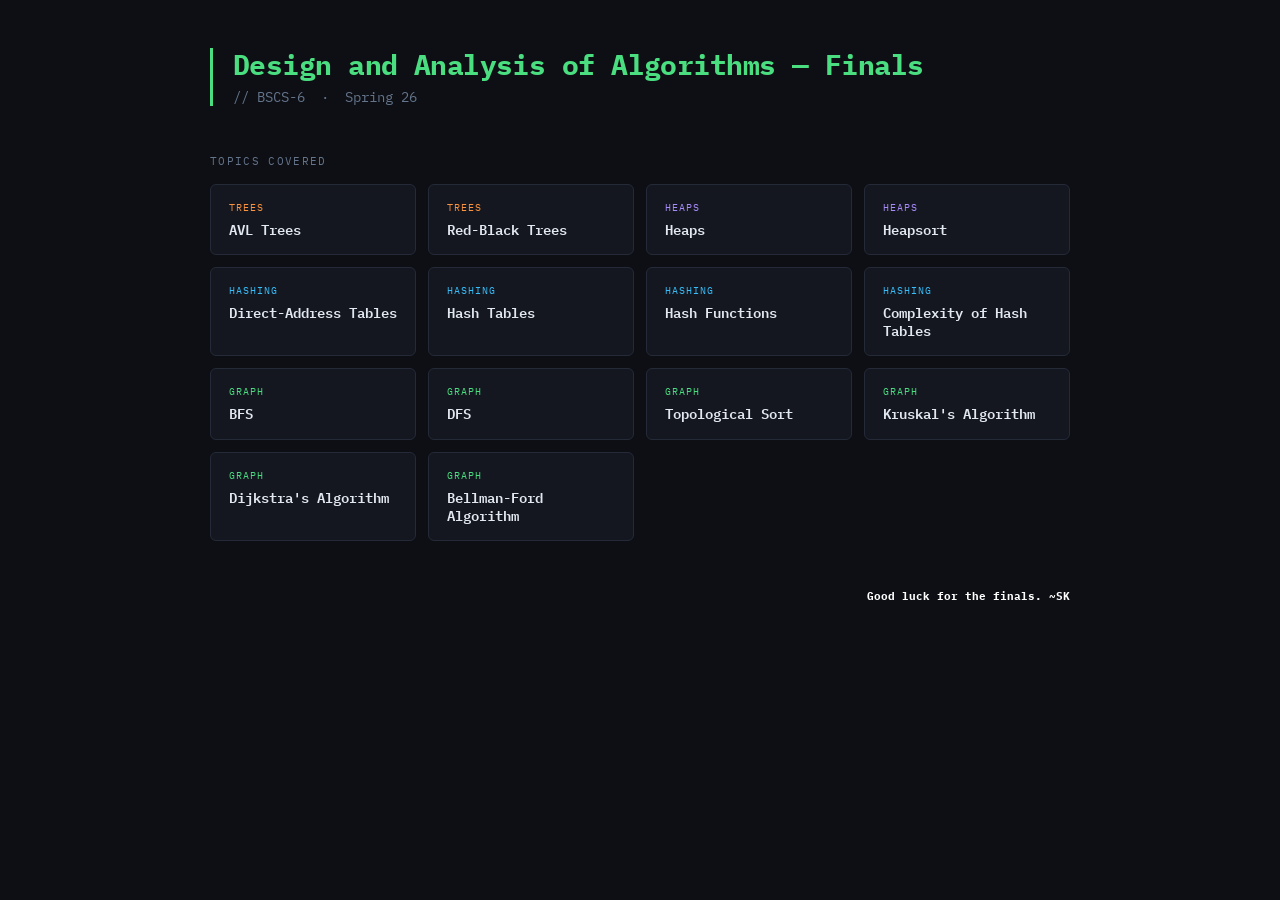
<file: index.html>
<!DOCTYPE html>
<html lang="en">
<head>
  <meta charset="UTF-8" />
  <meta name="viewport" content="width=device-width, initial-scale=1.0"/>
  <title>DAA Finals – BSCS-6</title>
  <link href="https://fonts.googleapis.com/css2?family=IBM+Plex+Mono:wght@400;600;700&family=IBM+Plex+Sans:wght@300;400;500&display=swap" rel="stylesheet"/>
  <style>
    :root {
      --bg: #0d0f14;
      --surface: #141720;
      --border: #252a38;
      --accent: #4ade80;
      --accent2: #38bdf8;
      --text: #e2e8f0;
      --muted: #64748b;
      --mono: 'IBM Plex Mono', monospace;
      --sans: 'IBM Plex Sans', sans-serif;
    }

    * { box-sizing: border-box; margin: 0; padding: 0; }

    body {
      background: var(--bg);
      color: var(--text);
      font-family: var(--sans);
      min-height: 100vh;
      padding: 48px 24px 80px;
    }

    header {
      max-width: 860px;
      margin: 0 auto 48px;
      border-left: 3px solid var(--accent);
      padding-left: 20px;
    }

    header h1 {
      font-family: var(--mono);
      font-size: clamp(1.2rem, 3vw, 1.75rem);
      font-weight: 700;
      color: var(--accent);
      line-height: 1.2;
      letter-spacing: -0.02em;
    }

    header p {
      font-family: var(--mono);
      font-size: 0.85rem;
      color: var(--muted);
      margin-top: 6px;
    }

    .section-label {
      max-width: 860px;
      margin: 0 auto 16px;
      font-family: var(--mono);
      font-size: 0.7rem;
      color: var(--muted);
      letter-spacing: 0.12em;
      text-transform: uppercase;
    }

    .grid {
      max-width: 860px;
      margin: 0 auto;
      display: grid;
      grid-template-columns: repeat(auto-fill, minmax(190px, 1fr));
      gap: 12px;
    }

    .card {
      background: var(--surface);
      border: 1px solid var(--border);
      border-radius: 6px;
      padding: 16px 18px;
      cursor: pointer;
      text-decoration: none;
      display: flex;
      flex-direction: column;
      gap: 6px;
      transition: border-color 0.18s, transform 0.15s;
      position: relative;
      overflow: hidden;
    }

    .card::before {
      content: '';
      position: absolute;
      top: 0; left: 0; right: 0;
      height: 2px;
      background: var(--accent);
      transform: scaleX(0);
      transform-origin: left;
      transition: transform 0.2s ease;
    }

    .card:hover::before { transform: scaleX(1); }
    .card:hover { border-color: var(--accent); transform: translateY(-2px); }

    .card-tag {
      font-family: var(--mono);
      font-size: 0.6rem;
      color: var(--accent2);
      letter-spacing: 0.1em;
      text-transform: uppercase;
    }

    .card-title {
      font-family: var(--mono);
      font-size: 0.88rem;
      font-weight: 600;
      color: var(--text);
      line-height: 1.3;
    }

    /* category color variants */
    .card.trees:hover { border-color: #fb923c; }
    .card.trees::before { background: #fb923c; }
    .card.trees .card-tag { color: #fb923c; }

    .card.heap:hover { border-color: #a78bfa; }
    .card.heap::before { background: #a78bfa; }
    .card.heap .card-tag { color: #a78bfa; }

    .card.hash:hover { border-color: #38bdf8; }
    .card.hash::before { background: #38bdf8; }
    .card.hash .card-tag { color: #38bdf8; }

    .card.graph:hover { border-color: #4ade80; }
    .card.graph::before { background: #4ade80; }
    .card.graph .card-tag { color: #4ade80; }

    footer {
      max-width: 860px;
      margin: 48px auto 0;
      font-family: var(--mono);
      font-size: 0.7rem;
      color: var(--border);
      text-align: right;
    }
  </style>
</head>
<body>

  <header>
    <h1>Design and Analysis of Algorithms — Finals</h1>
    <p>// BSCS-6 &nbsp;·&nbsp; Spring 26</p>
  </header>

  <p class="section-label">Topics covered</p>

  <div class="grid">

    <!-- Trees -->
    <a class="card trees" href="avl-tree.html">
      <span class="card-tag">Trees</span>
      <span class="card-title">AVL Trees</span>
    </a>
    <a class="card trees" href="rbt.html">
      <span class="card-tag">Trees</span>
      <span class="card-title">Red-Black Trees</span>
    </a>

    <!-- Heaps -->
    <a class="card heap" href="heap-visualizer.html">
      <span class="card-tag">Heaps</span>
      <span class="card-title">Heaps</span>
    </a>
    <a class="card heap" href="heap-visualizer.html">
      <span class="card-tag">Heaps</span>
      <span class="card-title">Heapsort</span>
    </a>

    <!-- Hashing -->
    <a class="card hash" href="hash-tables.html">
      <span class="card-tag">Hashing</span>
      <span class="card-title">Direct-Address Tables</span>
    </a>
    <a class="card hash" href="hash-tables.html">
      <span class="card-tag">Hashing</span>
      <span class="card-title">Hash Tables</span>
    </a>
    <a class="card hash" href="hash-tables.html">
      <span class="card-tag">Hashing</span>
      <span class="card-title">Hash Functions</span>
    </a>
    <a class="card hash" href="hash-tables.html">
      <span class="card-tag">Hashing</span>
      <span class="card-title">Complexity of Hash Tables</span>
    </a>

    <!-- Graph -->
    <a class="card graph" href="graph-traversal.html">
      <span class="card-tag">Graph</span>
      <span class="card-title">BFS</span>
    </a>
    <a class="card graph" href="graph-traversal.html">
      <span class="card-tag">Graph</span>
      <span class="card-title">DFS</span>
    </a>
    <a class="card graph" href="topo-sort.html">
      <span class="card-tag">Graph</span>
      <span class="card-title">Topological Sort</span>
    </a>
    <a class="card graph" href="kruskals.html">
      <span class="card-tag">Graph</span>
      <span class="card-title">Kruskal's Algorithm</span>
    </a>
    <a class="card graph" href="dijkstra.html">
      <span class="card-tag">Graph</span>
      <span class="card-title">Dijkstra's Algorithm</span>
    </a>
    <a class="card graph" href="bellman-ford.html">
      <span class="card-tag">Graph</span>
      <span class="card-title">Bellman-Ford Algorithm</span>
    </a>

  </div>

  <footer style="color:white"><strong>Good luck for the finals. ~SK</strong></footer>

</body>
</html>
</file>
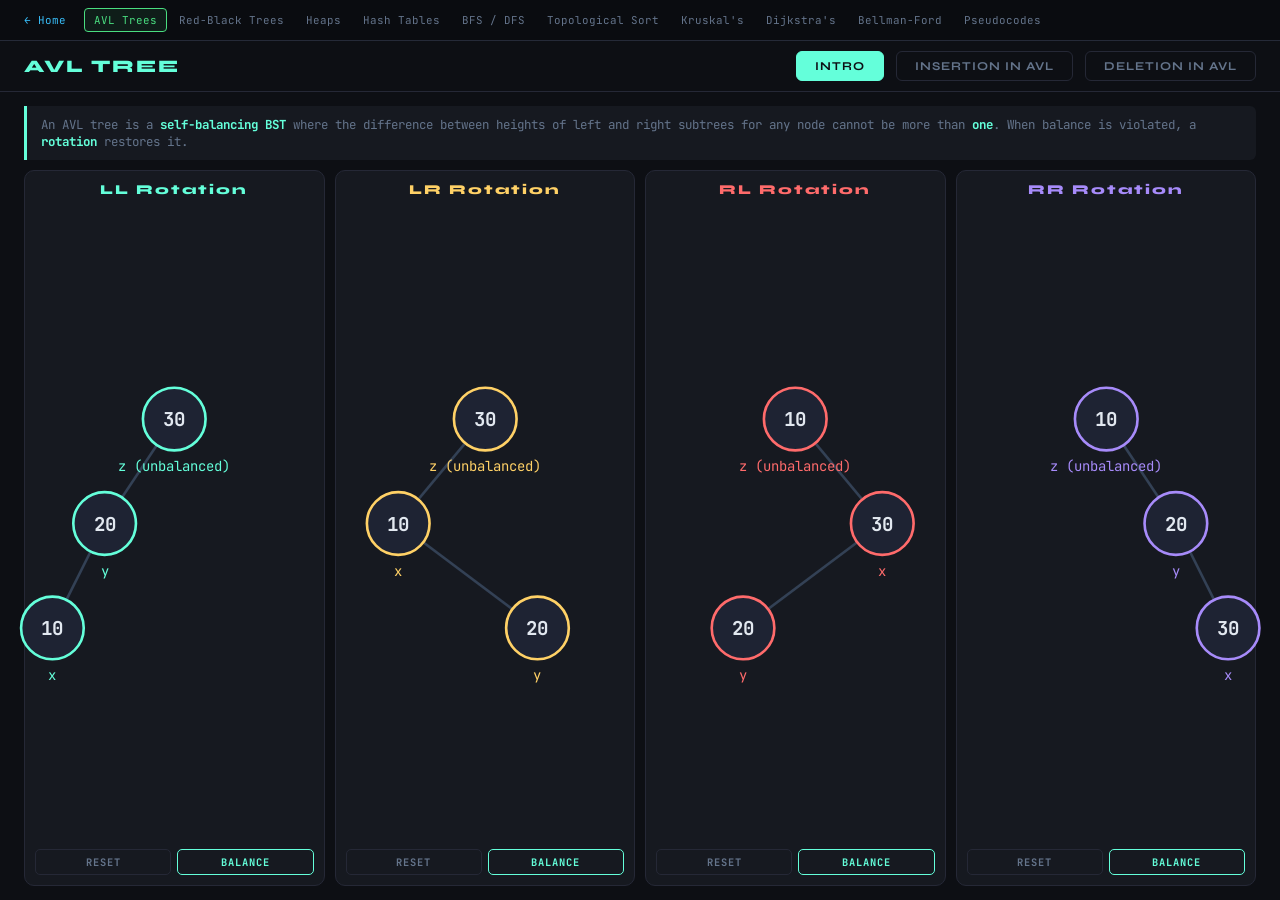
<file: avl-tree.html>
<!DOCTYPE html>
<html lang="en">
<head>
<meta charset="UTF-8">
<meta name="viewport" content="width=device-width, initial-scale=1.0">
<title>AVL Tree Visualizer</title>
<style>
  @import url('https://fonts.googleapis.com/css2?family=JetBrains+Mono:wght@400;700&family=Syne:wght@400;700;800&display=swap');

  :root {
    --bg: #0d0f14;
    --surface: #161920;
    --border: #252836;
    --accent: #64ffda;
    --accent2: #ff6b6b;
    --accent3: #ffd166;
    --accent4: #a78bfa;
    --text: #e2e8f0;
    --muted: #64748b;
    --node-fill: #1e2333;
    --node-stroke: #64ffda;
    --edge: #334155;
  }

  * { margin: 0; padding: 0; box-sizing: border-box; }

  body {
    font-family: 'Syne', sans-serif;
    background: var(--bg);
    color: var(--text);
    height: 100vh;
    overflow: hidden;
    display: flex;
    flex-direction: column;
  }

  header {
    display: flex;
    align-items: center;
    gap: 12px;
    padding: 10px 24px;
    border-bottom: 1px solid var(--border);
    flex-shrink: 0;
  }

  header h1 {
    font-size: 1.1rem;
    font-weight: 800;
    color: var(--accent);
    letter-spacing: 2px;
    text-transform: uppercase;
    margin-right: auto;
  }

  .tab-btn {
    font-family: 'Syne', sans-serif;
    font-size: 0.75rem;
    font-weight: 700;
    letter-spacing: 1px;
    text-transform: uppercase;
    padding: 7px 18px;
    border-radius: 6px;
    border: 1px solid var(--border);
    background: transparent;
    color: var(--muted);
    cursor: pointer;
    transition: all .2s;
  }
  .tab-btn:hover { border-color: var(--accent); color: var(--accent); }
  .tab-btn.active { background: var(--accent); color: var(--bg); border-color: var(--accent); }

  .page { display: none; flex: 1; overflow: hidden; }
  .page.active { display: flex; flex-direction: column; }

  /* ── INTRO ── */
  #page-intro { padding: 14px 24px; gap: 10px; }

  .intro-desc {
    font-family: 'JetBrains Mono', monospace;
    font-size: 0.78rem;
    color: var(--muted);
    background: var(--surface);
    border-left: 3px solid var(--accent);
    padding: 10px 14px;
    border-radius: 0 6px 6px 0;
    flex-shrink: 0;
  }
  .intro-desc span { color: var(--accent); font-weight: 700; }

  .rotations-grid {
    display: grid;
    grid-template-columns: repeat(4, 1fr);
    gap: 10px;
    flex: 1;
    min-height: 0;
  }

  .rot-card {
    background: var(--surface);
    border: 1px solid var(--border);
    border-radius: 10px;
    display: flex;
    flex-direction: column;
    padding: 10px;
    gap: 8px;
    min-height: 0;
  }

  .rot-card h3 {
    font-size: 0.85rem;
    font-weight: 800;
    letter-spacing: 2px;
    text-align: center;
  }
  .rot-card h3.ll { color: var(--accent); }
  .rot-card h3.lr { color: var(--accent3); }
  .rot-card h3.rl { color: var(--accent2); }
  .rot-card h3.rr { color: var(--accent4); }

  .rot-svg-wrap {
    flex: 1;
    min-height: 0;
    display: flex;
    align-items: center;
    justify-content: center;
  }

  .rot-svg-wrap svg { width: 100%; height: 100%; overflow: visible; }

  .rot-btns { display: flex; gap: 6px; flex-shrink: 0; }

  .small-btn {
    flex: 1;
    font-family: 'JetBrains Mono', monospace;
    font-size: 0.65rem;
    font-weight: 700;
    letter-spacing: 1px;
    padding: 5px;
    border-radius: 5px;
    border: 1px solid var(--border);
    background: transparent;
    color: var(--muted);
    cursor: pointer;
    transition: all .2s;
    text-transform: uppercase;
  }
  .small-btn:hover { border-color: var(--accent); color: var(--accent); }
  .small-btn.action { border-color: var(--accent); color: var(--accent); }
  .small-btn.action:hover { background: var(--accent); color: var(--bg); }

  /* ── INSERTION / DELETION ── */
  .ins-del-layout {
    flex: 1;
    display: grid;
    grid-template-columns: 200px 1fr;
    gap: 0;
    min-height: 0;
    padding: 14px 24px;
    gap: 14px;
  }

  .sidebar {
    background: var(--surface);
    border: 1px solid var(--border);
    border-radius: 10px;
    padding: 12px;
    display: flex;
    flex-direction: column;
    gap: 8px;
    overflow-y: auto;
    min-height: 0;
  }

  .sidebar h3 {
    font-size: 0.7rem;
    letter-spacing: 2px;
    text-transform: uppercase;
    color: var(--muted);
    font-weight: 700;
    flex-shrink: 0;
  }

  .step-list { list-style: none; display: flex; flex-direction: column; gap: 4px; }

  .step-item {
    font-family: 'JetBrains Mono', monospace;
    font-size: 0.72rem;
    padding: 5px 8px;
    border-radius: 5px;
    border: 1px solid transparent;
    color: var(--muted);
    cursor: pointer;
    transition: all .15s;
    display: flex;
    align-items: center;
    gap: 6px;
  }
  .step-item.done { color: var(--text); border-color: var(--border); }
  .step-item.current { color: var(--accent); border-color: var(--accent); background: rgba(100,255,218,.07); }
  .step-item .badge {
    font-size: 0.6rem;
    padding: 1px 5px;
    border-radius: 3px;
    background: rgba(100,255,218,.15);
    color: var(--accent);
    white-space: nowrap;
  }
  .step-item.rot .badge { background: rgba(255,107,107,.15); color: var(--accent2); }

  .ctrl-btn {
    font-family: 'Syne', sans-serif;
    font-size: 0.7rem;
    font-weight: 700;
    letter-spacing: 1px;
    text-transform: uppercase;
    padding: 8px;
    border-radius: 6px;
    border: 1px solid var(--accent);
    background: transparent;
    color: var(--accent);
    cursor: pointer;
    transition: all .2s;
    flex-shrink: 0;
  }
  .ctrl-btn:hover { background: var(--accent); color: var(--bg); }
  .ctrl-btn:disabled { border-color: var(--border); color: var(--muted); cursor: not-allowed; }
  .ctrl-btn:disabled:hover { background: transparent; color: var(--muted); }

  .custom-box {
    border-top: 1px solid var(--border);
    padding-top: 8px;
    display: flex;
    flex-direction: column;
    gap: 6px;
  }
  .custom-box label {
    font-family: 'JetBrains Mono', monospace;
    font-size: 0.58rem;
    color: var(--muted);
    text-transform: uppercase;
    letter-spacing: 1px;
  }
  .custom-box input {
    width: 100%;
    background: var(--bg);
    border: 1px solid var(--border);
    color: var(--text);
    border-radius: 5px;
    padding: 7px;
    font-family: 'JetBrains Mono', monospace;
    font-size: 0.68rem;
  }

  .tree-area {
    background: var(--surface);
    border: 1px solid var(--border);
    border-radius: 10px;
    position: relative;
    overflow: hidden;
    min-height: 0;
  }

  #tree-canvas-ins, #tree-canvas-del {
    width: 100%;
    height: 100%;
  }

  .status-bar {
    position: absolute;
    bottom: 10px;
    left: 50%;
    transform: translateX(-50%);
    font-family: 'JetBrains Mono', monospace;
    font-size: 0.7rem;
    color: var(--accent);
    background: rgba(13,15,20,.85);
    border: 1px solid var(--accent);
    padding: 4px 14px;
    border-radius: 20px;
    pointer-events: none;
    opacity: 0;
    transition: opacity .3s;
    white-space: nowrap;
  }
  .status-bar.show { opacity: 1; }

  /* SVG node styles (injected inline via JS) */
</style>
<link rel="stylesheet" href="site-nav.css">
</head>
<body>

<nav class="site-nav" aria-label="Site pages">
  <a class="site-nav-home" href="index.html">← Home</a>
  <a href="avl-tree.html" class="active">AVL Trees</a>
  <a href="rbt.html">Red-Black Trees</a>
  <a href="heap-visualizer.html">Heaps</a>
  <a href="hash-tables.html">Hash Tables</a>
  <a href="graph-traversal.html">BFS / DFS</a>
  <a href="topo-sort.html">Topological Sort</a>
  <a href="kruskals.html">Kruskal's</a>
  <a href="dijkstra.html">Dijkstra's</a>
  <a href="bellman-ford.html">Bellman-Ford</a>
  <a href="pseudocodes.html">Pseudocodes</a>
</nav>

<header>
  <h1>AVL Tree</h1>
  <button class="tab-btn active" onclick="showPage('intro',this)">Intro</button>
  <button class="tab-btn" onclick="showPage('ins',this)">Insertion in AVL</button>
  <button class="tab-btn" onclick="showPage('del',this)">Deletion in AVL</button>
</header>

<!-- ════════════════ INTRO PAGE ════════════════ -->
<div id="page-intro" class="page active">
  <p class="intro-desc">
    An AVL tree is a <span>self-balancing BST</span> where the difference between heights of left and right subtrees
    for any node cannot be more than <span>one</span>. When balance is violated, a <span>rotation</span> restores it.
  </p>
  <div class="rotations-grid">
    <!-- LL -->
    <div class="rot-card">
      <h3 class="ll">LL Rotation</h3>
      <div class="rot-svg-wrap"><svg id="svg-ll" viewBox="0 0 160 180"></svg></div>
      <div class="rot-btns">
        <button class="small-btn" onclick="resetRot('ll')">Reset</button>
        <button class="small-btn action" onclick="animateRot('ll')">Balance</button>
      </div>
    </div>
    <!-- LR -->
    <div class="rot-card">
      <h3 class="lr">LR Rotation</h3>
      <div class="rot-svg-wrap"><svg id="svg-lr" viewBox="0 0 160 180"></svg></div>
      <div class="rot-btns">
        <button class="small-btn" onclick="resetRot('lr')">Reset</button>
        <button class="small-btn action" onclick="animateRot('lr')">Balance</button>
      </div>
    </div>
    <!-- RL -->
    <div class="rot-card">
      <h3 class="rl">RL Rotation</h3>
      <div class="rot-svg-wrap"><svg id="svg-rl" viewBox="0 0 160 180"></svg></div>
      <div class="rot-btns">
        <button class="small-btn" onclick="resetRot('rl')">Reset</button>
        <button class="small-btn action" onclick="animateRot('rl')">Balance</button>
      </div>
    </div>
    <!-- RR -->
    <div class="rot-card">
      <h3 class="rr">RR Rotation</h3>
      <div class="rot-svg-wrap"><svg id="svg-rr" viewBox="0 0 160 180"></svg></div>
      <div class="rot-btns">
        <button class="small-btn" onclick="resetRot('rr')">Reset</button>
        <button class="small-btn action" onclick="animateRot('rr')">Balance</button>
      </div>
    </div>
  </div>
</div>

<!-- ════════════════ INSERTION PAGE ════════════════ -->
<div id="page-ins" class="page">
  <div class="ins-del-layout">
    <div class="sidebar">
      <h3>Insert Sequence</h3>
      <ul class="step-list" id="ins-steps"></ul>
      <button class="ctrl-btn" id="ins-prev-btn" onclick="insPrev()">◀ Prev Step</button>
      <button class="ctrl-btn" id="ins-next-btn" onclick="insNext()">Next Step ▶</button>
      <button class="ctrl-btn" onclick="insReset()" style="border-color:var(--accent2);color:var(--accent2)">Reset</button>
      <div class="custom-box">
        <label for="ins-custom">Custom Insertion</label>
        <input id="ins-custom" type="text" placeholder="10, 20, 30">
        <button class="ctrl-btn" onclick="applyCustomInsert()">Use Sequence</button>
      </div>
    </div>
    <div class="tree-area">
      <svg id="tree-canvas-ins" viewBox="0 0 700 440" preserveAspectRatio="xMidYMid meet"></svg>
      <div class="status-bar" id="ins-status"></div>
    </div>
  </div>
</div>

<!-- ════════════════ DELETION PAGE ════════════════ -->
<div id="page-del" class="page">
  <div class="ins-del-layout">
    <div class="sidebar">
      <h3>Delete Sequence</h3>
      <ul class="step-list" id="del-steps"></ul>
      <button class="ctrl-btn" id="del-prev-btn" onclick="delPrev()">◀ Prev Step</button>
      <button class="ctrl-btn" id="del-next-btn" onclick="delNext()">Next Step ▶</button>
      <button class="ctrl-btn" onclick="delReset()" style="border-color:var(--accent2);color:var(--accent2)">Reset</button>
      <div class="custom-box">
        <label for="del-custom">Custom Deletion</label>
        <input id="del-custom" type="text" placeholder="30, 50, 35">
        <button class="ctrl-btn" onclick="applyCustomDelete()">Use Sequence</button>
      </div>
    </div>
    <div class="tree-area">
      <svg id="tree-canvas-del" viewBox="0 0 700 440" preserveAspectRatio="xMidYMid meet"></svg>
      <div class="status-bar" id="del-status"></div>
    </div>
  </div>
</div>

<script>
// ═══════════════════════════════════════════════════
//  UTILITIES
// ═══════════════════════════════════════════════════
function showPage(id, btn) {
  document.querySelectorAll('.page').forEach(p => p.classList.remove('active'));
  document.querySelectorAll('.tab-btn').forEach(b => b.classList.remove('active'));
  document.getElementById('page-' + id).classList.add('active');
  btn.classList.add('active');
}

const SVG_NS = 'http://www.w3.org/2000/svg';
function el(tag, attrs = {}) {
  const e = document.createElementNS(SVG_NS, tag);
  for (const [k, v] of Object.entries(attrs)) e.setAttribute(k, v);
  return e;
}

function lerp(a, b, t) { return a + (b - a) * t; }

function easeInOut(t) { return t < .5 ? 2*t*t : -1+(4-2*t)*t; }

function animate(duration, cb, done) {
  const start = performance.now();
  function frame(now) {
    let t = Math.min((now - start) / duration, 1);
    cb(easeInOut(t));
    if (t < 1) requestAnimationFrame(frame);
    else if (done) done();
  }
  requestAnimationFrame(frame);
}

// ═══════════════════════════════════════════════════
//  AVL DATA STRUCTURE
// ═══════════════════════════════════════════════════
class AVLNode {
  constructor(val) { this.val = val; this.left = null; this.right = null; this.h = 1; }
}

function height(n) { return n ? n.h : 0; }
function bf(n) { return n ? height(n.left) - height(n.right) : 0; }
function upH(n) { if (n) n.h = 1 + Math.max(height(n.left), height(n.right)); }

function rotR(y) {
  let x = y.left, T2 = x.right;
  x.right = y; y.left = T2;
  upH(y); upH(x); return x;
}
function rotL(x) {
  let y = x.right, T2 = y.left;
  y.left = x; x.right = T2;
  upH(x); upH(y); return y;
}

function cloneAVL(root) {
  if (!root) return null;
  const n = new AVLNode(root.val);
  n.h = root.h;
  n.left = cloneAVL(root.left);
  n.right = cloneAVL(root.right);
  return n;
}

function bstInsertAVL(root, val) {
  if (!root) return { root: new AVLNode(val), inserted: true };
  if (val < root.val) {
    const r = bstInsertAVL(root.left, val);
    root.left = r.root;
    upH(root);
    return { root, inserted: r.inserted };
  }
  if (val > root.val) {
    const r = bstInsertAVL(root.right, val);
    root.right = r.root;
    upH(root);
    return { root, inserted: r.inserted };
  }
  return { root, inserted: false };
}

function findAVLViolation(root) {
  let found = null;
  function dfs(n) {
    if (!n || found) return;
    dfs(n.left);
    dfs(n.right);
    upH(n);
    if (!found && Math.abs(bf(n)) > 1) found = n;
  }
  dfs(root);
  return found;
}

function rotationTypeForInsert(z, val) {
  const b = bf(z);
  if (b > 1 && val < z.left.val) return 'LL';
  if (b > 1 && val > z.left.val) return 'LR';
  if (b < -1 && val > z.right.val) return 'RR';
  if (b < -1 && val < z.right.val) return 'RL';
  return null;
}

function applyAVLRotationAt(root, pivotVal, rotType, stage) {
  if (!root) return null;
  if (root.val === pivotVal) {
    if (rotType === 'LL') return rotR(root);
    if (rotType === 'RR') return rotL(root);
    if (rotType === 'LR') {
      if (stage === 'first') { root.left = rotL(root.left); upH(root); return root; }
      return rotR(root);
    }
    if (rotType === 'RL') {
      if (stage === 'first') { root.right = rotR(root.right); upH(root); return root; }
      return rotL(root);
    }
  }
  root.left = applyAVLRotationAt(root.left, pivotVal, rotType, stage);
  root.right = applyAVLRotationAt(root.right, pivotVal, rotType, stage);
  upH(root);
  return root;
}

function buildAVLInsertFrames(root, val) {
  let work = cloneAVL(root);
  const frames = [];
  const inserted = bstInsertAVL(work, val);
  work = inserted.root;
  frames.push({ msg: `Normal BST add: ${val}`, snap: snapshotTree(work), highlight: new Set([val]) });

  if (!inserted.inserted) {
    frames.push({ msg: `${val} already exists. Tree unchanged.`, snap: snapshotTree(work), highlight: new Set([val]) });
    return { root: work, rotType: null, frames };
  }

  const viol = findAVLViolation(work);
  if (!viol) {
    frames.push({ msg: 'Balance factors are valid. No rotation needed.', snap: snapshotTree(work), highlight: new Set([val]) });
    return { root: work, rotType: null, frames };
  }

  const rotType = rotationTypeForInsert(viol, val);
  frames.push({
    msg: `Property violated at ${viol.val}: BF = ${bf(viol)}. ${rotType} case detected.`,
    snap: snapshotTree(work),
    highlight: new Set([viol.val, val])
  });

  if (rotType === 'LR') {
    const childVal = viol.left ? viol.left.val : '';
    work = applyAVLRotationAt(work, viol.val, rotType, 'first');
    frames.push({
      msg: `LR step 1: left rotate child ${childVal} to convert LR into LL.`,
      snap: snapshotTree(work),
      highlight: new Set([viol.val, val])
    });
  } else if (rotType === 'RL') {
    const childVal = viol.right ? viol.right.val : '';
    work = applyAVLRotationAt(work, viol.val, rotType, 'first');
    frames.push({
      msg: `RL step 1: right rotate child ${childVal} to convert RL into RR.`,
      snap: snapshotTree(work),
      highlight: new Set([viol.val, val])
    });
  }

  work = applyAVLRotationAt(work, viol.val, rotType, 'final');
  const finalLabel = rotType === 'LL' ? 'right rotation'
    : rotType === 'RR' ? 'left rotation'
    : rotType === 'LR' ? 'right rotation on the unbalanced node'
    : 'left rotation on the unbalanced node';
  frames.push({ msg: `${rotType} fix: perform ${finalLabel}.`, snap: snapshotTree(work), highlight: new Set([val]) });
  frames.push({ msg: `Final AVL tree after inserting ${val}.`, snap: snapshotTree(work), highlight: null });
  return { root: work, rotType, frames };
}

function insertAVL(root, val) {
  if (!root) return { node: new AVLNode(val), rotType: null };
  let rotType = null;
  if (val < root.val) {
    let r = insertAVL(root.left, val);
    root.left = r.node; rotType = r.rotType;
  } else if (val > root.val) {
    let r = insertAVL(root.right, val);
    root.right = r.node; rotType = r.rotType;
  } else return { node: root, rotType: null };
  upH(root);
  let b = bf(root);
  if (b > 1 && val < root.left.val) { rotType = 'LL'; return { node: rotR(root), rotType }; }
  if (b < -1 && val > root.right.val) { rotType = 'RR'; return { node: rotL(root), rotType }; }
  if (b > 1 && val > root.left.val) { root.left = rotL(root.left); rotType = 'LR'; return { node: rotR(root), rotType }; }
  if (b < -1 && val < root.right.val) { root.right = rotR(root.right); rotType = 'RL'; return { node: rotL(root), rotType }; }
  return { node: root, rotType };
}

function minNode(n) { while (n.left) n = n.left; return n; }

function deleteAVL(root, val) {
  if (!root) return { node: null, rotType: null };
  let rotType = null;
  if (val < root.val) {
    let r = deleteAVL(root.left, val); root.left = r.node; rotType = r.rotType;
  } else if (val > root.val) {
    let r = deleteAVL(root.right, val); root.right = r.node; rotType = r.rotType;
  } else {
    if (!root.left || !root.right) {
      root = root.left || root.right;
    } else {
      let succ = minNode(root.right);
      root.val = succ.val;
      let r = deleteAVL(root.right, succ.val); root.right = r.node;
    }
  }
  if (!root) return { node: null, rotType };
  upH(root);
  let b = bf(root);
  if (b > 1 && bf(root.left) >= 0) { rotType = 'LL'; return { node: rotR(root), rotType }; }
  if (b > 1 && bf(root.left) < 0) { root.left = rotL(root.left); rotType = 'LR'; return { node: rotR(root), rotType }; }
  if (b < -1 && bf(root.right) <= 0) { rotType = 'RR'; return { node: rotL(root), rotType }; }
  if (b < -1 && bf(root.right) > 0) { root.right = rotR(root.right); rotType = 'RL'; return { node: rotL(root), rotType }; }
  return { node: root, rotType };
}

// ═══════════════════════════════════════════════════
//  TREE LAYOUT — kept for legacy reference (unused)
// ═══════════════════════════════════════════════════

// Snapshot a positions Map into a plain val→{x,y,bfVal} map (safe to keep after tree mutation)
function snapshotByVal(posMap) {
  const snap = new Map();
  for (const [node, pos] of posMap) {
    snap.set(node.val, { x: pos.x, y: pos.y, bfVal: bf(node) });
  }
  return snap;
}

// Build a val→{x,y,bfVal,leftVal,rightVal} snapshot directly from a tree root
function snapshotTree(root) {
  const snap = new Map();
  function dfs(node, depth, lo, hi) {
    if (!node) return;
    const x = (lo + hi) / 2;
    const y = 36 + depth * 68;
    snap.set(node.val, {
      x, y,
      bfVal: bf(node),
      leftVal:  node.left  ? node.left.val  : null,
      rightVal: node.right ? node.right.val : null,
    });
    dfs(node.left,  depth + 1, lo, (lo + hi) / 2);
    dfs(node.right, depth + 1, (lo + hi) / 2, hi);
  }
  dfs(root, 0, 0, 700);
  return snap;
}

// Animated morph between two value-keyed snapshots.
// oldSnap / newSnap: Map<val, {x,y,bfVal,leftVal,rightVal}>
function morphTree(svgEl, oldSnap, newSnap, duration, highlight, done) {
  svgEl.innerHTML = '';

  const allVals = new Set([...oldSnap.keys(), ...newSnap.keys()]);

  // defs
  const defs = el('defs');
  const glow = el('filter', { id: 'glow2' });
  const fe = el('feGaussianBlur', { stdDeviation: '3', result: 'blur' });
  const feM = el('feMerge');
  feM.appendChild(el('feMergeNode', { in: 'blur' }));
  feM.appendChild(el('feMergeNode', { in: 'SourceGraphic' }));
  glow.appendChild(fe); glow.appendChild(feM);
  defs.appendChild(glow);
  svgEl.appendChild(defs);

  const edgeGroup = el('g'); svgEl.appendChild(edgeGroup);
  const nodeGroup = el('g'); svgEl.appendChild(nodeGroup);

  // node DOM elements keyed by val
  const nodeEls = new Map();
  const bfEls   = new Map();

  for (const val of allVals) {
    const os = oldSnap.get(val);
    const ns = newSnap.get(val);
    const startX = os ? os.x : ns.x;
    const startY = os ? os.y : ns.y;
    const isHL = highlight && highlight.has(val);

    const g = el('g', { transform: `translate(${startX},${startY})` });
    const circle = el('circle', { r: 20, fill: '#1e2333',
      stroke: isHL ? '#ff6b6b' : '#64ffda',
      'stroke-width': isHL ? '2' : '1.5' });
    const txt = el('text', {
      'text-anchor': 'middle', 'dominant-baseline': 'central',
      fill: isHL ? '#ff6b6b' : '#e2e8f0',
      'font-family': 'JetBrains Mono, monospace', 'font-size': '11', 'font-weight': '700'
    });
    txt.textContent = val;
    const bfTxt = el('text', { x: 24, y: -16, fill: '#64748b',
      'font-family': 'JetBrains Mono, monospace', 'font-size': '8' });
    bfTxt.textContent = os ? os.bfVal : '';

    g.appendChild(circle); g.appendChild(txt); g.appendChild(bfTxt);
    if (!os) g.style.opacity = '0';
    nodeGroup.appendChild(g);
    nodeEls.set(val, g);
    bfEls.set(val, bfTxt);
  }

  // edges from new snapshot
  const lineEls = [];
  for (const [val, ns] of newSnap) {
    for (const childVal of [ns.leftVal, ns.rightVal]) {
      if (childVal === null) continue;
      const line = el('line', { stroke: '#334155', 'stroke-width': '1.5' });
      edgeGroup.appendChild(line);
      lineEls.push({ line, parentVal: val, childVal });
    }
  }

  animate(duration, t => {
    for (const val of allVals) {
      const os = oldSnap.get(val);
      const ns = newSnap.get(val);
      const gEl = nodeEls.get(val);
      if (!ns) {
        // node removed — fade out from old position
        gEl.style.opacity = String(1 - t);
        gEl.setAttribute('transform', `translate(${os.x},${os.y})`);
        continue;
      }
      const sx = os ? os.x : ns.x;
      const sy = os ? os.y : ns.y;
      gEl.setAttribute('transform', `translate(${lerp(sx, ns.x, t)},${lerp(sy, ns.y, t)})`);
      if (!os) gEl.style.opacity = String(t);
      // interpolate BF label: show old until halfway, then snap to new
      bfEls.get(val).textContent = t < 0.5 ? (os ? os.bfVal : '') : ns.bfVal;
    }
    for (const { line, parentVal, childVal } of lineEls) {
      const ps = newSnap.get(parentVal);
      const cs = newSnap.get(childVal);
      if (!ps || !cs) continue;
      const posOld = oldSnap.get(parentVal);
      const cosOld = oldSnap.get(childVal);
      line.setAttribute('x1', lerp(posOld ? posOld.x : ps.x, ps.x, t));
      line.setAttribute('y1', lerp(posOld ? posOld.y : ps.y, ps.y, t));
      line.setAttribute('x2', lerp(cosOld ? cosOld.x : cs.x, cs.x, t));
      line.setAttribute('y2', lerp(cosOld ? cosOld.y : cs.y, cs.y, t));
    }
  }, () => {
    // Render final static state from newSnap
    renderTreeFromSnap(svgEl, newSnap, highlight);
    if (done) done();
  });
}

// Render a static tree from a value-keyed snapshot (no AVL node objects needed)
function renderTreeFromSnap(svgEl, snap, highlight) {
  svgEl.innerHTML = '';
  const defs = el('defs');
  const glow = el('filter', { id: 'glow', x: '-50%', y: '-50%', width: '200%', height: '200%' });
  const fe = el('feGaussianBlur', { stdDeviation: '3', result: 'blur' });
  const feM = el('feMerge');
  feM.appendChild(el('feMergeNode', { in: 'blur' }));
  feM.appendChild(el('feMergeNode', { in: 'SourceGraphic' }));
  glow.appendChild(fe); glow.appendChild(feM);
  defs.appendChild(glow);
  svgEl.appendChild(defs);

  // edges
  for (const [val, s] of snap) {
    for (const childVal of [s.leftVal, s.rightVal]) {
      if (childVal === null) continue;
      const cs = snap.get(childVal);
      if (!cs) continue;
      svgEl.appendChild(el('line', {
        x1: s.x, y1: s.y, x2: cs.x, y2: cs.y,
        stroke: '#334155', 'stroke-width': '1.5'
      }));
    }
  }
  // nodes
  for (const [val, s] of snap) {
    const isHL = highlight && highlight.has(val);
    const g = el('g', { transform: `translate(${s.x},${s.y})` });
    if (isHL) g.appendChild(el('circle', { r: 23, fill: 'rgba(255,107,107,0.15)', stroke: '#ff6b6b', 'stroke-width': '1' }));
    g.appendChild(el('circle', { r: 20, fill: '#1e2333',
      stroke: isHL ? '#ff6b6b' : '#64ffda',
      'stroke-width': isHL ? '2' : '1.5',
      filter: isHL ? 'url(#glow)' : '' }));
    const txt = el('text', { 'text-anchor': 'middle', 'dominant-baseline': 'central',
      fill: isHL ? '#ff6b6b' : '#e2e8f0',
      'font-family': 'JetBrains Mono, monospace', 'font-size': '11', 'font-weight': '700' });
    txt.textContent = val;
    const bfTxt = el('text', { x: 24, y: -16,
      fill: Math.abs(s.bfVal) > 1 ? '#ff6b6b' : '#64748b',
      'font-family': 'JetBrains Mono, monospace', 'font-size': '8' });
    bfTxt.textContent = s.bfVal;
    g.appendChild(txt); g.appendChild(bfTxt);
    svgEl.appendChild(g);
  }
}

// ═══════════════════════════════════════════════════
//  INTRO — ROTATION DEMOS
// ═══════════════════════════════════════════════════
const rotDefs = {
  ll: {
    before: [
      { val: 30, x: 80, y: 30 },
      { val: 20, x: 40, y: 90 },
      { val: 10, x: 10, y: 150 },
    ],
    after: [
      { val: 20, x: 80, y: 30 },
      { val: 10, x: 40, y: 90 },
      { val: 30, x: 120, y: 90 },
    ],
    edges_before: [[0,1],[1,2]],
    edges_after: [[0,1],[0,2]],
    color: '#64ffda'
  },
  lr: {
    before: [
      { val: 30, x: 80, y: 30 },
      { val: 10, x: 30, y: 90 },
      { val: 20, x: 110, y: 150 },
    ],
    after: [
      { val: 20, x: 80, y: 30 },
      { val: 10, x: 30, y: 90 },
      { val: 30, x: 130, y: 90 },
    ],
    edges_before: [[0,1],[1,2]],
    edges_after: [[0,1],[0,2]],
    color: '#ffd166'
  },
  rl: {
    before: [
      { val: 10, x: 80, y: 30 },
      { val: 30, x: 130, y: 90 },
      { val: 20, x: 50, y: 150 },
    ],
    after: [
      { val: 20, x: 80, y: 30 },
      { val: 10, x: 30, y: 90 },
      { val: 30, x: 130, y: 90 },
    ],
    edges_before: [[0,1],[1,2]],
    edges_after: [[0,1],[0,2]],
    color: '#ff6b6b'
  },
  rr: {
    before: [
      { val: 10, x: 80, y: 30 },
      { val: 20, x: 120, y: 90 },
      { val: 30, x: 150, y: 150 },
    ],
    after: [
      { val: 20, x: 80, y: 30 },
      { val: 10, x: 40, y: 90 },
      { val: 30, x: 120, y: 90 },
    ],
    edges_before: [[0,1],[1,2]],
    edges_after: [[0,1],[0,2]],
    color: '#a78bfa'
  }
};

const rotState = { ll: false, lr: false, rl: false, rr: false };

function drawRotSVG(id, useBefore) {
  const svg = document.getElementById('svg-' + id);
  const def = rotDefs[id];
  const nodes = useBefore ? def.before : def.after;
  const edges = useBefore ? def.edges_before : def.edges_after;
  svg.innerHTML = '';

  // labels
  const labels = {
    ll: ['z (unbalanced)', 'y', 'x'],
    lr: ['z (unbalanced)', 'x', 'y'],
    rl: ['z (unbalanced)', 'x', 'y'],
    rr: ['z (unbalanced)', 'y', 'x'],
  };
  const afterLabels = {
    ll: ['y', 'x', 'z'],
    lr: ['y', 'x', 'z'],
    rl: ['y', 'z', 'x'],
    rr: ['y', 'z', 'x'],
  };
  const lbs = useBefore ? labels[id] : afterLabels[id];

  for (const [a, b] of edges) {
    const na = nodes[a], nb = nodes[b];
    const line = el('line', { x1: na.x, y1: na.y, x2: nb.x, y2: nb.y, stroke: '#334155', 'stroke-width': '1.5' });
    svg.appendChild(line);
  }
  nodes.forEach((n, i) => {
    const g = el('g', { transform: `translate(${n.x},${n.y})` });
    const circle = el('circle', { r: '18', fill: '#1e2333', stroke: def.color, 'stroke-width': '1.5' });
    const txt = el('text', { 'text-anchor': 'middle', 'dominant-baseline': 'central', fill: '#e2e8f0', 'font-family': 'JetBrains Mono, monospace', 'font-size': '11', 'font-weight': '700' });
    txt.textContent = n.val;
    const lbl = el('text', { 'text-anchor': 'middle', y: '30', fill: def.color, 'font-family': 'JetBrains Mono, monospace', 'font-size': '8' });
    lbl.textContent = lbs[i];
    g.appendChild(circle); g.appendChild(txt); g.appendChild(lbl);
    svg.appendChild(g);
  });
}

function resetRot(id) {
  rotState[id] = false;
  drawRotSVG(id, true);
}

function animateRot(id) {
  if (rotState[id]) return;
  rotState[id] = true;
  const def = rotDefs[id];
  const svg = document.getElementById('svg-' + id);

  // Build val→{beforePos, afterPos} map so each circle tracks its own value
  const beforeByVal = new Map(def.before.map(n => [n.val, { x: n.x, y: n.y }]));
  const afterByVal  = new Map(def.after.map(n  => [n.val, { x: n.x, y: n.y }]));

  const dur = 750;
  const start = performance.now();

  function frame(now) {
    const t  = Math.min((now - start) / dur, 1);
    const et = easeInOut(t);
    svg.innerHTML = '';

    // current positions for every val
    const cur = new Map();
    for (const val of beforeByVal.keys()) {
      const b = beforeByVal.get(val);
      const a = afterByVal.get(val);
      cur.set(val, { x: lerp(b.x, a.x, et), y: lerp(b.y, a.y, et) });
    }

    // fade old edges out, new edges in
    for (const [a, b] of def.edges_before) {
      const na = def.before[a], nb = def.before[b];
      const ca = cur.get(na.val),  cb = cur.get(nb.val);
      const line = el('line', { x1: ca.x, y1: ca.y, x2: cb.x, y2: cb.y,
        stroke: '#334155', 'stroke-width': '1.5', opacity: String(1 - et) });
      svg.appendChild(line);
    }
    for (const [a, b] of def.edges_after) {
      const na = def.after[a], nb = def.after[b];
      const ca = cur.get(na.val), cb = cur.get(nb.val);
      const line = el('line', { x1: ca.x, y1: ca.y, x2: cb.x, y2: cb.y,
        stroke: '#334155', 'stroke-width': '1.5', opacity: String(et) });
      svg.appendChild(line);
    }

    // draw every node at its interpolated position with its own value
    for (const [val, pos] of cur) {
      const g = el('g', { transform: `translate(${pos.x},${pos.y})` });
      g.appendChild(el('circle', { r: '18', fill: '#1e2333', stroke: def.color, 'stroke-width': '1.5' }));
      const txt = el('text', { 'text-anchor': 'middle', 'dominant-baseline': 'central',
        fill: '#e2e8f0', 'font-family': 'JetBrains Mono, monospace', 'font-size': '11', 'font-weight': '700' });
      txt.textContent = val;
      g.appendChild(txt);
      svg.appendChild(g);
    }

    if (t < 1) requestAnimationFrame(frame);
    else drawRotSVG(id, false);
  }

  requestAnimationFrame(frame);
}

// init intro SVGs
['ll','lr','rl','rr'].forEach(id => drawRotSVG(id, true));

// ═══════════════════════════════════════════════════
//  INSERTION PAGE
// ═══════════════════════════════════════════════════
// Sequence: 10,20,30 → RR; 5,1 → LL; 40,35 → RL; 8,9 → LR
let INS_SEQUENCE = [10, 20, 30, 5, 1, 40, 35, 8, 9, 50];
let insTree = null;
let insStep = 0;
let insAnimating = false;
let insCurrentSnap = new Map();

let INS_STEP_LABELS = INS_SEQUENCE.map(v => ({ val: v, rot: null }));

function parseNumberList(raw) {
  const vals = raw.split(/[\s,]+/).map(v => parseInt(v, 10)).filter(Number.isFinite);
  return [...new Set(vals)];
}

function resetInsLabels() {
  INS_STEP_LABELS = INS_SEQUENCE.map(v => ({ val: v, rot: null }));
}

function insReset() {
  insTree = null; insStep = 0; insCurrentSnap = new Map();
  resetInsLabels();
  document.getElementById('tree-canvas-ins').innerHTML = '';
  buildInsStepList();
  document.getElementById('ins-next-btn').disabled = false;
  document.getElementById('ins-prev-btn').disabled = true;
  showStatus('ins-status', '');
}

function buildInsStepList() {
  const ul = document.getElementById('ins-steps');
  ul.innerHTML = '';
  INS_SEQUENCE.forEach((v, i) => {
    const li = document.createElement('li');
    li.className = 'step-item' + (i < insStep ? ' done' : '') + (i === insStep ? ' current' : '');
    li.id = 'ins-step-' + i;
    li.innerHTML = `<span>Insert ${v}</span><span class="badge">${INS_STEP_LABELS[i].rot || ''}</span>`;
    if (INS_STEP_LABELS[i].rot) li.classList.add('rot');
    ul.appendChild(li);
  });
}

function rebuildInsTo(targetStep) {
  insTree = null;
  resetInsLabels();
  for (let i = 0; i < targetStep; i++) {
    const r = insertAVL(insTree, INS_SEQUENCE[i]);
    insTree = r.node;
    INS_STEP_LABELS[i].rot = r.rotType || '';
  }
  insStep = targetStep;
  insCurrentSnap = insTree ? snapshotTree(insTree) : new Map();
  renderTreeFromSnap(document.getElementById('tree-canvas-ins'), insCurrentSnap, null);
  buildInsStepList();
  document.getElementById('ins-prev-btn').disabled = insStep === 0;
  document.getElementById('ins-next-btn').disabled = insStep >= INS_SEQUENCE.length;
}

function showStatus(id, msg) {
  const el2 = document.getElementById(id);
  if (!msg) { el2.classList.remove('show'); return; }
  el2.textContent = msg;
  el2.classList.add('show');
  clearTimeout(el2._t);
  el2._t = setTimeout(() => el2.classList.remove('show'), 2500);
}

function insNext() {
  if (insAnimating || insStep >= INS_SEQUENCE.length) return;
  insAnimating = true;
  document.getElementById('ins-next-btn').disabled = true;

  const val = INS_SEQUENCE[insStep];
  const oldSnap = insCurrentSnap;
  const { root: newTree, rotType, frames } = buildAVLInsertFrames(insTree, val);
  INS_STEP_LABELS[insStep].rot = rotType || '';
  const svgEl = document.getElementById('tree-canvas-ins');
  let current = oldSnap;
  let i = 0;

  function playNextFrame() {
    const frame = frames[i];
    morphTree(svgEl, current, frame.snap, 650, frame.highlight, () => {
      current = frame.snap;
      showStatus('ins-status', frame.msg);
      i++;
      if (i < frames.length) {
        setTimeout(playNextFrame, 320);
        return;
      }
      insTree = newTree;
      insCurrentSnap = current;
      insStep++;
      buildInsStepList();
      insAnimating = false;
      document.getElementById('ins-prev-btn').disabled = insStep === 0;
      if (insStep < INS_SEQUENCE.length)
        document.getElementById('ins-next-btn').disabled = false;
    });
  }

  playNextFrame();
}

function insPrev() {
  if (insAnimating || insStep === 0) return;
  rebuildInsTo(insStep - 1);
  showStatus('ins-status', insStep ? `Back to after inserting ${INS_SEQUENCE[insStep - 1]}` : 'Back to empty tree');
}

function applyCustomInsert() {
  const vals = parseNumberList(document.getElementById('ins-custom').value);
  if (!vals.length) { showStatus('ins-status', 'Enter values like 10, 20, 30'); return; }
  INS_SEQUENCE = vals;
  insReset();
}

insReset();

// ═══════════════════════════════════════════════════
//  DELETION PAGE
// ═══════════════════════════════════════════════════
// Build the same insertion tree first
function buildFullInsTree() {
  let t = null;
  for (const v of INS_SEQUENCE) { t = insertAVL(t, v).node; }
  return t;
}

let DEL_SEQUENCE = [
  { val: 30, label: 'Delete 30 (→ RR)' },
  { val: 50, label: 'Delete 50 (no rot)' },
  { val: 35, label: 'Delete 35 (→ LR)' },
  { val: 40, label: 'Delete 40 (no rot)' },
  { val: 10, label: 'Delete 10 (no rot)' },
  { val: 20, label: 'Delete 20 (→ LL)' },
  { val: 1,  label: 'Delete 1  (→ RL)' },
];

let delTree = null;
let delStep = 0;
let delAnimating = false;
let delCurrentSnap = new Map();

function delReset() {
  delTree = buildFullInsTree();
  delStep = 0;
  delCurrentSnap = snapshotTree(delTree);
  const svgEl = document.getElementById('tree-canvas-del');
  renderTreeFromSnap(svgEl, delCurrentSnap, null);
  buildDelStepList();
  document.getElementById('del-next-btn').disabled = false;
  document.getElementById('del-prev-btn').disabled = true;
  showStatus('del-status', '');
}

function buildDelStepList() {
  const ul = document.getElementById('del-steps');
  ul.innerHTML = '';
  DEL_SEQUENCE.forEach((s, i) => {
    const li = document.createElement('li');
    li.className = 'step-item rot' + (i < delStep ? ' done' : '') + (i === delStep ? ' current' : '');
    li.innerHTML = `<span>${s.label}</span>`;
    ul.appendChild(li);
  });
}

function rebuildDelTo(targetStep) {
  delTree = buildFullInsTree();
  for (let i = 0; i < targetStep; i++) {
    delTree = deleteAVL(delTree, DEL_SEQUENCE[i].val).node;
  }
  delStep = targetStep;
  delCurrentSnap = delTree ? snapshotTree(delTree) : new Map();
  renderTreeFromSnap(document.getElementById('tree-canvas-del'), delCurrentSnap, null);
  buildDelStepList();
  document.getElementById('del-prev-btn').disabled = delStep === 0;
  document.getElementById('del-next-btn').disabled = delStep >= DEL_SEQUENCE.length;
}

function delNext() {
  if (delAnimating || delStep >= DEL_SEQUENCE.length) return;
  delAnimating = true;
  document.getElementById('del-next-btn').disabled = true;

  const { val, label } = DEL_SEQUENCE[delStep];
  const oldSnap = delCurrentSnap;
  const { node: newTree, rotType } = deleteAVL(delTree, val);
  delTree = newTree;
  const newSnap = delTree ? snapshotTree(delTree) : new Map();

  const svgEl = document.getElementById('tree-canvas-del');
  let msg = `Deleted ${val}`;
  if (rotType) msg += ` → ${rotType} Rotation`;

  morphTree(svgEl, oldSnap, newSnap, 700, null, () => {
    delCurrentSnap = newSnap;
    delStep++;
    buildDelStepList();
    showStatus('del-status', msg);
    delAnimating = false;
    document.getElementById('del-prev-btn').disabled = delStep === 0;
    if (delStep < DEL_SEQUENCE.length)
      document.getElementById('del-next-btn').disabled = false;
  });
}

function delPrev() {
  if (delAnimating || delStep === 0) return;
  rebuildDelTo(delStep - 1);
  showStatus('del-status', delStep ? `Back to after ${DEL_SEQUENCE[delStep - 1].label}` : 'Back to initial tree');
}

function applyCustomDelete() {
  const vals = parseNumberList(document.getElementById('del-custom').value);
  if (!vals.length) { showStatus('del-status', 'Enter values like 30, 50, 35'); return; }
  DEL_SEQUENCE = vals.map(v => ({ val: v, label: `Delete ${v}` }));
  delReset();
}

delReset();
</script>
</body>
</html>
</file>
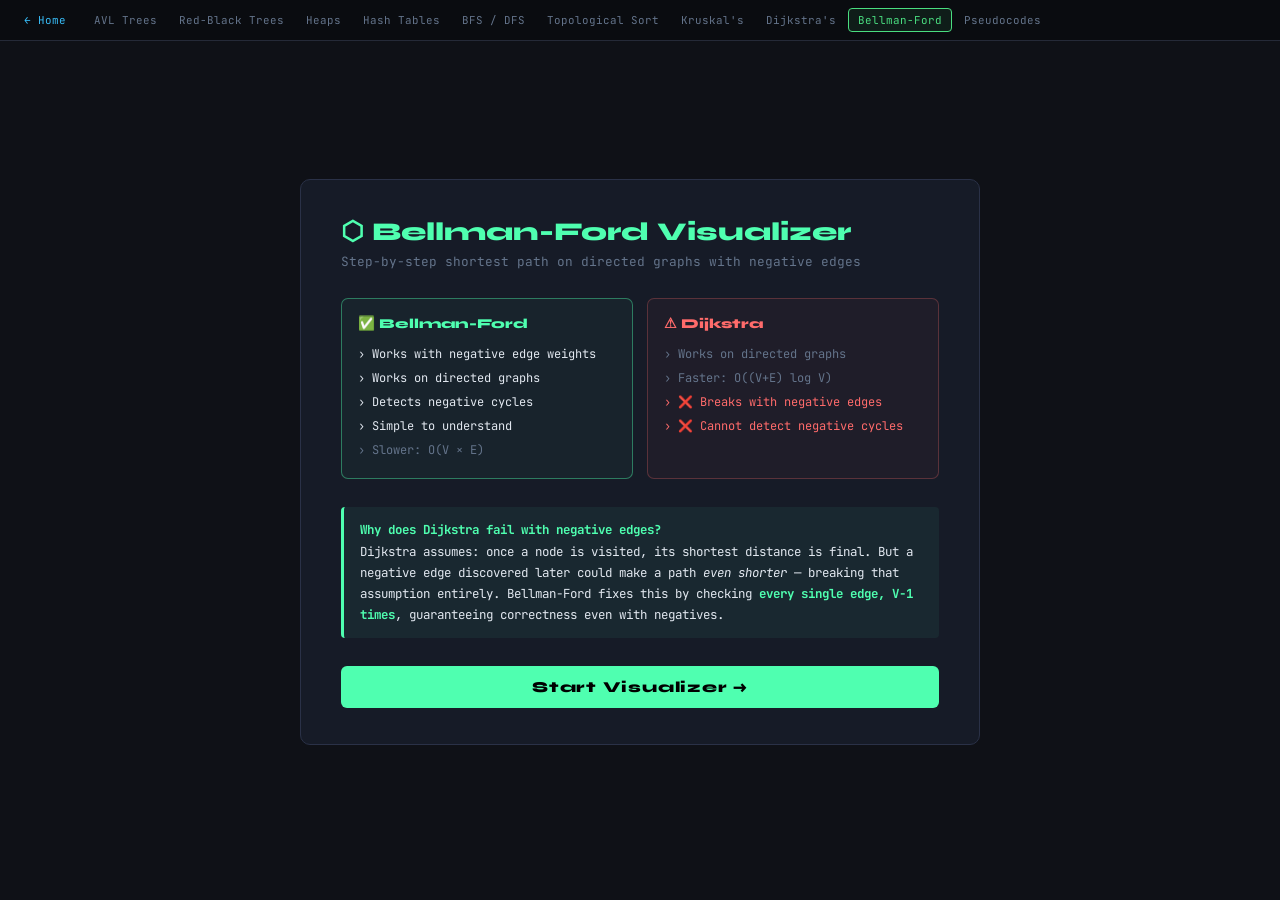
<file: bellman-ford.html>
<!DOCTYPE html>
<html lang="en">
<head>
<meta charset="UTF-8">
<meta name="viewport" content="width=device-width, initial-scale=1.0">
<title>Bellman-Ford Visualizer</title>
<style>
  @import url('https://fonts.googleapis.com/css2?family=JetBrains+Mono:wght@400;700&family=Syne:wght@400;700;800&display=swap');

  *, *::before, *::after { box-sizing: border-box; margin: 0; padding: 0; }

  :root {
    --bg: #0f1117;
    --panel: #161b27;
    --border: #2a3147;
    --accent: #4fffb0;
    --accent2: #ff6b6b;
    --accent3: #ffd93d;
    --text: #e2e8f0;
    --muted: #64748b;
  }

  body {
    background: var(--bg);
    color: var(--text);
    font-family: 'JetBrains Mono', monospace;
    height: 100vh;
    display: flex;
    flex-direction: column;
    overflow: hidden;
  }

  /* ── INTRO SCREEN ── */
  #intro {
    position: fixed;
    top: 0;
    left: 0;
    right: 0;
    bottom: 0;
    background: var(--bg);
    display: flex;
    align-items: center;
    justify-content: center;
    z-index: 100;
    padding: 24px;
    padding-top: 48px;
  }

  .intro-card {
    max-width: 680px;
    width: 100%;
    border: 1px solid var(--border);
    border-radius: 10px;
    background: var(--panel);
    padding: 36px 40px;
  }

  .intro-card h1 {
    font-family: 'Syne', sans-serif;
    font-size: 1.6rem;
    font-weight: 800;
    color: var(--accent);
    margin-bottom: 6px;
  }

  .intro-card .subtitle {
    color: var(--muted);
    font-size: 0.8rem;
    margin-bottom: 28px;
  }

  .compare-grid {
    display: grid;
    grid-template-columns: 1fr 1fr;
    gap: 14px;
    margin-bottom: 28px;
  }

  .algo-box {
    border: 1px solid var(--border);
    border-radius: 7px;
    padding: 16px;
  }

  .algo-box.bf { border-color: #4fffb066; background: rgba(79,255,176,0.04); }
  .algo-box.dj { border-color: #ff6b6b44; background: rgba(255,107,107,0.04); }

  .algo-box h3 {
    font-family: 'Syne', sans-serif;
    font-size: 0.85rem;
    font-weight: 800;
    margin-bottom: 10px;
  }

  .algo-box.bf h3 { color: var(--accent); }
  .algo-box.dj h3 { color: var(--accent2); }

  .algo-box ul {
    list-style: none;
    font-size: 0.75rem;
    line-height: 2;
    color: var(--muted);
  }

  .algo-box ul li::before { content: '› '; }
  .algo-box.bf ul li.good { color: var(--text); }
  .algo-box.dj ul li.bad { color: var(--accent2); }

  .intro-note {
    background: rgba(79,255,176,0.06);
    border-left: 3px solid var(--accent);
    border-radius: 4px;
    padding: 12px 16px;
    font-size: 0.78rem;
    line-height: 1.7;
    color: var(--text);
    margin-bottom: 28px;
  }

  .intro-note strong { color: var(--accent); }

  #startBtn {
    width: 100%;
    padding: 12px;
    background: var(--accent);
    color: #000;
    border: none;
    border-radius: 6px;
    font-family: 'Syne', sans-serif;
    font-weight: 800;
    font-size: 0.95rem;
    cursor: pointer;
    letter-spacing: 0.05em;
    transition: opacity 0.15s;
  }

  #startBtn:hover { opacity: 0.85; }

  /* ── APP ── */
  #app { display: none; flex-direction: column; flex: 1; overflow: hidden; }

  header {
    padding: 10px 20px;
    border-bottom: 1px solid var(--border);
    display: flex;
    align-items: center;
    gap: 16px;
    background: var(--panel);
  }

  header h1 {
    font-family: 'Syne', sans-serif;
    font-size: 1.1rem;
    font-weight: 800;
    color: var(--accent);
    letter-spacing: 0.05em;
  }

  .controls { display: flex; gap: 8px; margin-left: auto; align-items: center; }

  label { font-size: 0.75rem; color: var(--muted); }

  select {
    background: var(--bg);
    border: 1px solid var(--border);
    color: var(--text);
    padding: 4px 8px;
    font-family: 'JetBrains Mono', monospace;
    font-size: 0.8rem;
    border-radius: 4px;
    cursor: pointer;
  }

  button {
    background: transparent;
    border: 1px solid var(--border);
    color: var(--text);
    padding: 5px 14px;
    font-family: 'JetBrains Mono', monospace;
    font-size: 0.78rem;
    border-radius: 4px;
    cursor: pointer;
    transition: all 0.15s;
  }

  button:hover { border-color: var(--accent); color: var(--accent); }
  button.primary { background: var(--accent); color: #000; border-color: var(--accent); font-weight: 700; }
  button.primary:hover { opacity: 0.85; color: #000; }
  button:disabled { opacity: 0.35; cursor: not-allowed; }

  .main { display: flex; flex: 1; overflow: hidden; }

  /* LEFT PANEL */
  .left-panel {
    width: 340px;
    min-width: 280px;
    border-right: 1px solid var(--border);
    display: flex;
    flex-direction: column;
    overflow: hidden;
    background: var(--panel);
  }

  .panel-title {
    font-family: 'Syne', sans-serif;
    font-size: 0.7rem;
    font-weight: 700;
    letter-spacing: 0.12em;
    text-transform: uppercase;
    color: var(--muted);
    padding: 8px 16px;
    border-bottom: 1px solid var(--border);
  }

  .dist-table { overflow-y: auto; padding: 12px; }

  table { width: 100%; border-collapse: collapse; font-size: 0.8rem; }

  th {
    text-align: left;
    color: var(--muted);
    font-size: 0.68rem;
    letter-spacing: 0.08em;
    text-transform: uppercase;
    padding: 4px 8px 8px;
    border-bottom: 1px solid var(--border);
  }

  td {
    padding: 7px 8px;
    border-bottom: 1px solid rgba(42,49,71,0.5);
    transition: background 0.3s, color 0.3s;
  }

  tr.active-edge-row td { background: rgba(255,217,61,0.08); color: var(--accent3); }
  tr.updated-row td { background: rgba(79,255,176,0.08); color: var(--accent); }

  .node-badge {
    display: inline-block;
    width: 22px; height: 22px; line-height: 22px;
    text-align: center; border-radius: 50%;
    font-size: 0.72rem; font-weight: 700;
    background: #1e2740; border: 1px solid var(--border);
  }

  .dist-inf { color: var(--muted); }
  .dist-num { color: var(--accent); font-weight: 700; }
  .dist-neg { color: var(--accent2); font-weight: 700; }

  .log-box {
    flex: 1;
    overflow-y: auto;
    padding: 10px 14px;
    font-size: 0.76rem;
    line-height: 1.8;
  }

  .log-entry { color: var(--muted); }
  .log-entry.active { color: var(--text); }
  .log-entry.highlight { color: var(--accent3); }
  .log-entry.done { color: var(--accent); }
  .log-entry.neg { color: var(--accent2); }

  /* RIGHT PANEL */
  .right-panel { flex: 1; display: flex; flex-direction: column; overflow: hidden; }

  #graph-canvas { flex: 1; width: 100%; }

  .status-bar {
    padding: 6px 16px;
    border-top: 1px solid var(--border);
    font-size: 0.72rem;
    color: var(--muted);
    background: var(--panel);
    display: flex;
    gap: 20px;
  }

  .status-bar span { color: var(--text); }
</style>
<link rel="stylesheet" href="site-nav.css">
</head>
<body>

<nav class="site-nav" aria-label="Site pages">
  <a class="site-nav-home" href="index.html">← Home</a>
  <a href="avl-tree.html">AVL Trees</a>
  <a href="rbt.html">Red-Black Trees</a>
  <a href="heap-visualizer.html">Heaps</a>
  <a href="hash-tables.html">Hash Tables</a>
  <a href="graph-traversal.html">BFS / DFS</a>
  <a href="topo-sort.html">Topological Sort</a>
  <a href="kruskals.html">Kruskal's</a>
  <a href="dijkstra.html">Dijkstra's</a>
  <a href="bellman-ford.html" class="active">Bellman-Ford</a>
  <a href="pseudocodes.html">Pseudocodes</a>
</nav>

<!-- INTRO -->
<div id="intro">
  <div class="intro-card">
    <h1>⬡ Bellman-Ford Visualizer</h1>
    <p class="subtitle">Step-by-step shortest path on directed graphs with negative edges</p>

    <div class="compare-grid">
      <div class="algo-box bf">
        <h3>✅ Bellman-Ford</h3>
        <ul>
          <li class="good">Works with negative edge weights</li>
          <li class="good">Works on directed graphs</li>
          <li class="good">Detects negative cycles</li>
          <li class="good">Simple to understand</li>
          <li>Slower: O(V × E)</li>
        </ul>
      </div>
      <div class="algo-box dj">
        <h3>⚠ Dijkstra</h3>
        <ul>
          <li>Works on directed graphs</li>
          <li>Faster: O((V+E) log V)</li>
          <li class="bad">❌ Breaks with negative edges</li>
          <li class="bad">❌ Cannot detect negative cycles</li>
        </ul>
      </div>
    </div>

    <div class="intro-note">
      <strong>Why does Dijkstra fail with negative edges?</strong><br>
      Dijkstra assumes: once a node is visited, its shortest distance is final.
      But a negative edge discovered later could make a path <em>even shorter</em> — breaking that assumption entirely.
      Bellman-Ford fixes this by checking <strong>every single edge, V−1 times</strong>, guaranteeing correctness even with negatives.
    </div>

    <button id="startBtn">Start Visualizer →</button>
  </div>
</div>

<!-- APP -->
<div id="app">
  <header>
    <h1>⬡ Bellman-Ford Visualizer</h1>
    <div class="controls">
      <label>Source:</label>
      <select id="sourceSelect">
        <option>A</option><option>B</option><option>C</option>
        <option>D</option><option>E</option><option>F</option><option>G</option>
      </select>
      <button id="resetBtn">Reset</button>
      <button id="prevBtn">← Step</button>
      <button id="stepBtn" class="primary">Step →</button>
      <button id="autoBtn">Auto Run</button>
    </div>
  </header>

  <div class="main">
    <div class="left-panel">
      <div class="panel-title">Distance Table</div>
      <div class="dist-table">
        <table>
          <thead>
            <tr>
              <th>Node</th><th>Distance</th><th>Prev</th><th>Updated?</th>
            </tr>
          </thead>
          <tbody id="distBody"></tbody>
        </table>
      </div>
      <div class="panel-title" style="border-top:1px solid var(--border);border-bottom:1px solid var(--border)">Step-by-Step Log</div>
      <div class="log-box" id="logBox"></div>
    </div>

    <div class="right-panel">
      <div class="panel-title" style="padding:8px 16px">Graph</div>
      <canvas id="graph-canvas"></canvas>
      <div class="status-bar">
        Round: <span id="roundStatus">—</span> &nbsp;|&nbsp;
        Edge: <span id="edgeStatus">—</span> &nbsp;|&nbsp;
        Progress: <span id="progressStatus">—</span>
      </div>
    </div>
  </div>
</div>

<script>
// ── Graph (directed) ─────────────────────────────────────────────
const EDGES = [
  ['A','B', 6], ['A','C', 5], ['A','D', 5],
  ['B','E',-1],
  ['C','B',-2], ['C','E', 1],
  ['D','C',-2], ['D','F',-1],
  ['E','G', 3],
  ['F','G', 3]
];

const NODES = ['A','B','C','D','E','F','G'];

const NODE_POS = {
  A: {x:0.12, y:0.50},
  B: {x:0.38, y:0.22},
  C: {x:0.38, y:0.50},
  D: {x:0.38, y:0.78},
  E: {x:0.63, y:0.28},
  F: {x:0.63, y:0.72},
  G: {x:0.87, y:0.50},
};

// ── State ────────────────────────────────────────────────────────
let dist = {}, prev = {}, source = 'A';
let round = 0, edgeIdx = 0, done = false, showResult = false;
let activeEdge = null, updatedNodes = new Set(), pathEdges = new Set();
let stepCount = 0;

function edgeKey(u, v) { return `${u}->${v}`; }

function init() {
  source = document.getElementById('sourceSelect').value;
  dist = {}; prev = {};
  round = 0; edgeIdx = 0; done = false; showResult = false; stepCount = 0;
  activeEdge = null; updatedNodes.clear(); pathEdges.clear();
  NODES.forEach(n => { dist[n] = Infinity; prev[n] = null; });
  dist[source] = 0;
  document.getElementById('logBox').innerHTML = '';
  addLog(`Starting Bellman-Ford from node ${source}.`, 'active');
  addLog(`We set ${source}'s distance to 0. All others start at ∞.`, 'active');
  addLog(`The algorithm will go through ALL edges, ${NODES.length - 1} times (= V-1 = ${NODES.length}-1).`, '');
  addLog(`Each full pass is called a "round". A round = checking every edge once.`, '');
  updateTable(); updateStatus(); drawGraph();
  document.getElementById('prevBtn').disabled = true;
}

function addLog(msg, cls='') {
  const lb = document.getElementById('logBox');
  const d = document.createElement('div');
  d.className = 'log-entry ' + cls;
  d.textContent = msg;
  lb.appendChild(d);
  lb.scrollTop = lb.scrollHeight;
}

function addSep() {
  const lb = document.getElementById('logBox');
  const hr = document.createElement('div');
  hr.style.cssText = 'border-top:1px solid #2a3147;margin:5px 0;';
  lb.appendChild(hr);
}

function step() {
  if (done) return;

  const N = NODES.length; // 7
  const maxRounds = N - 1; // 6

  // Start of a new round
  if (edgeIdx === 0) {
    round++;
    if (round > maxRounds) { finish(); return; }
    updatedNodes.clear();
    addSep();
    addLog(`Round ${round} of ${maxRounds}: checking all ${EDGES.length} edges.`, 'highlight');
    addLog(`  (In each round we try every edge and see if we can improve any distance.)`, '');
  }

  // Process one edge
  const [u, v, w] = EDGES[edgeIdx];
  activeEdge = edgeKey(u, v);

  if (dist[u] === Infinity) {
    addLog(`  Edge ${u}→${v} (w=${w}): ${u} not reached yet, skip.`, '');
  } else {
    const newD = dist[u] + w;
    const old = dist[v] === Infinity ? '∞' : dist[v];
    if (newD < dist[v]) {
      dist[v] = newD;
      prev[v] = u;
      updatedNodes.add(v);
      const sign = w < 0 ? `(negative edge! saves us ${-w})` : '';
      addLog(`  ✅ ${u}→${v} (w=${w}): ${dist[u]} + ${w} = ${newD} < ${old}. Update dist[${v}] = ${newD}. ${sign}`, w < 0 ? 'neg' : 'active');
    } else {
      addLog(`  ✗ ${u}→${v} (w=${w}): ${dist[u]} + ${w} = ${newD} >= ${old}. No improvement.`, '');
    }
  }

  edgeIdx++;
  stepCount++;
  if (edgeIdx >= EDGES.length) {
    edgeIdx = 0;
    const anyUpdate = updatedNodes.size > 0;
    if (!anyUpdate) {
      addLog(`  No updates this round — distances are stable. We can stop early!`, 'done');
      finish(); return;
    }
    if (round === maxRounds) { finish(); return; }
  }

  updateTable(); updateStatus(); drawGraph();
  document.getElementById('prevBtn').disabled = stepCount === 0;
}

function prevStep() {
  if (stepCount === 0) return;
  const target = stepCount - 1;
  init();
  for (let i = 0; i < target; i++) step();
  document.getElementById('stepBtn').disabled = false;
  document.getElementById('autoBtn').disabled = false;
  document.getElementById('prevBtn').disabled = stepCount === 0;
}

function finish() {
  done = true;
  activeEdge = null;
  // Build path edges
  NODES.forEach(n => {
    let cur = n;
    while (prev[cur]) {
      pathEdges.add(edgeKey(prev[cur], cur));
      cur = prev[cur];
    }
  });
  addSep();
  addLog(`Done after ${round} round(s)! Shortest distances from ${source} confirmed.`, 'done');
  addLog(`The graph now shows the shortest-path tree (golden edges).`, 'done');
  showResult = true;
  updateTable(); updateStatus(); drawGraph();
  document.getElementById('stepBtn').disabled = true;
  document.getElementById('autoBtn').disabled = true;
}

// ── Table ────────────────────────────────────────────────────────
function updateTable() {
  const tbody = document.getElementById('distBody');
  tbody.innerHTML = '';
  const [au, av] = activeEdge ? activeEdge.split('->') : [null, null];
  NODES.forEach(n => {
    const tr = document.createElement('tr');
    const isActive = (n === au || n === av);
    const wasUpdated = updatedNodes.has(n);
    tr.className = wasUpdated ? 'updated-row' : isActive ? 'active-edge-row' : '';

    const d = dist[n];
    const distStr = d === Infinity
      ? `<span class="dist-inf">∞</span>`
      : d < 0
        ? `<span class="dist-neg">${d}</span>`
        : `<span class="dist-num">${d}</span>`;

    const tag = wasUpdated ? '↓ updated' : isActive ? '◉ checking' : '';
    tr.innerHTML = `
      <td><span class="node-badge">${n}</span></td>
      <td>${distStr}</td>
      <td>${prev[n] || '—'}</td>
      <td style="font-size:0.68rem;color:var(--muted)">${tag}</td>`;
    tbody.appendChild(tr);
  });
}

function updateStatus() {
  document.getElementById('roundStatus').textContent = round ? `${round} / ${NODES.length - 1}` : '—';
  document.getElementById('edgeStatus').textContent = activeEdge ? activeEdge.replace('->', ' → ') : (done ? '—' : '—');
  document.getElementById('progressStatus').textContent = done ? 'Complete ✓' : (round ? `Edge ${edgeIdx || EDGES.length}/${EDGES.length}` : 'Ready');
}

// ── Canvas ───────────────────────────────────────────────────────
const canvas = document.getElementById('graph-canvas');
const ctx = canvas.getContext('2d');

function resize() { canvas.width = canvas.offsetWidth; canvas.height = canvas.offsetHeight; drawGraph(); }

function px(n) { return { x: NODE_POS[n].x * canvas.width, y: NODE_POS[n].y * canvas.height }; }

function drawArrow(ax, ay, bx, by, color, lineW, dashed) {
  const R = Math.min(canvas.width, canvas.height) * 0.038;
  // Shorten line to node border
  const dx = bx - ax, dy = by - ay, len = Math.sqrt(dx*dx+dy*dy)||1;
  const sx = ax + dx/len*R, sy = ay + dy/len*R;
  const ex = bx - dx/len*(R+6), ey = by - dy/len*(R+6);

  ctx.strokeStyle = color;
  ctx.lineWidth = lineW;
  ctx.setLineDash(dashed ? [4,4] : []);
  ctx.beginPath();
  ctx.moveTo(sx, sy);
  ctx.lineTo(ex, ey);
  ctx.stroke();
  ctx.setLineDash([]);

  // Arrowhead
  const angle = Math.atan2(ey - sy, ex - sx);
  const hs = 8;
  ctx.fillStyle = color;
  ctx.beginPath();
  ctx.moveTo(ex, ey);
  ctx.lineTo(ex - hs*Math.cos(angle-0.4), ey - hs*Math.sin(angle-0.4));
  ctx.lineTo(ex - hs*Math.cos(angle+0.4), ey - hs*Math.sin(angle+0.4));
  ctx.closePath();
  ctx.fill();
}

function drawGraph() {
  const W = canvas.width, H = canvas.height;
  ctx.clearRect(0, 0, W, H);

  const [aeu, aev] = activeEdge ? activeEdge.split('->') : [null, null];

  // Draw edges
  EDGES.forEach(([u, v, w]) => {
    const a = px(u), b = px(v);
    const key = edgeKey(u, v);
    const isPath = pathEdges.has(key);
    const isActive = (u === aeu && v === aev);
    const isNeg = w < 0;

    let color, lineW, dashed = false;
    if (showResult && !isPath) { color = '#2a3147'; lineW = 1; dashed = true; }
    else if (isActive)  { color = '#ffd93d'; lineW = 2.5; }
    else if (isPath)    { color = '#ffd93d'; lineW = 2.5; }
    else if (isNeg)     { color = '#ff6b6b66'; lineW = 1.5; }
    else                { color = '#2a3147';  lineW = 1.5; }

    ctx.globalAlpha = showResult && !isPath ? 0.25 : 1;
    drawArrow(a.x, a.y, b.x, b.y, color, lineW, dashed);
    ctx.globalAlpha = 1;

    // Weight label (midpoint, offset perp)
    const mx = (a.x + b.x) / 2, my = (a.y + b.y) / 2;
    const pdx = b.y - a.y, pdy = a.x - b.x, plen = Math.sqrt(pdx*pdx+pdy*pdy)||1;
    const lx = mx + pdx/plen*14, ly = my + pdy/plen*14;
    ctx.fillStyle = isActive || isPath ? '#ffd93d' : isNeg ? '#ff6b6b' : '#64748b';
    ctx.font = `${isActive || isPath ? 'bold ' : ''}11px JetBrains Mono, monospace`;
    ctx.textAlign = 'center'; ctx.textBaseline = 'middle';
    ctx.fillText(w, lx, ly);
  });

  // Draw nodes
  const R = Math.min(W, H) * 0.038;
  NODES.forEach(n => {
    const p = px(n);
    const isSource = n === source;
    const isActive = (n === aeu || n === aev);
    const isUpdated = updatedNodes.has(n);

    ctx.shadowColor = isActive ? '#ffd93d' : isUpdated ? '#4fffb0' : isSource && !showResult ? '#4fffb0' : 'transparent';
    ctx.shadowBlur = isActive || isUpdated ? 14 : isSource ? 8 : 0;

    ctx.beginPath();
    ctx.arc(p.x, p.y, R, 0, Math.PI*2);
    ctx.fillStyle = isActive ? '#3a2a00' : isUpdated ? '#1a3a2a' : '#1e2740';
    ctx.fill();
    ctx.strokeStyle = isActive ? '#ffd93d' : isUpdated ? '#4fffb0' : isSource ? '#4fffb0' : '#2a3147';
    ctx.lineWidth = isActive || isSource ? 2.5 : 1.5;
    ctx.stroke();
    ctx.shadowBlur = 0;

    ctx.fillStyle = isActive ? '#ffd93d' : isUpdated ? '#4fffb0' : '#e2e8f0';
    ctx.font = `bold ${R * 0.9}px Syne, sans-serif`;
    ctx.textAlign = 'center'; ctx.textBaseline = 'middle';
    ctx.fillText(n, p.x, p.y);

    const dVal = dist[n] === Infinity ? '∞' : dist[n];
    ctx.fillStyle = isActive ? '#ffd93d' : isUpdated ? '#4fffb0' : '#64748b';
    ctx.font = `10px JetBrains Mono, monospace`;
    ctx.fillText(dVal, p.x, p.y + R + 12);
  });

  if (showResult) {
    ctx.fillStyle = 'rgba(79,255,176,0.85)';
    ctx.font = 'bold 12px Syne, sans-serif';
    ctx.textAlign = 'left';
    ctx.fillText('Shortest-Path Tree from ' + source, 12, 20);
  }
}

// ── Controls ─────────────────────────────────────────────────────
let autoTimer = null;

document.getElementById('startBtn').addEventListener('click', () => {
  document.getElementById('intro').style.display = 'none';
  const app = document.getElementById('app');
  app.style.display = 'flex';
  resize();
  init();
});

document.getElementById('autoBtn').addEventListener('click', function() {
  if (autoTimer) { clearInterval(autoTimer); autoTimer = null; this.textContent = 'Auto Run'; return; }
  this.textContent = 'Pause';
  autoTimer = setInterval(() => {
    if (done) { clearInterval(autoTimer); autoTimer = null; this.textContent = 'Auto Run'; return; }
    step();
  }, 800);
});

document.getElementById('stepBtn').addEventListener('click', step);
document.getElementById('prevBtn').addEventListener('click', prevStep);

document.getElementById('resetBtn').addEventListener('click', () => {
  if (autoTimer) { clearInterval(autoTimer); autoTimer = null; document.getElementById('autoBtn').textContent = 'Auto Run'; }
  document.getElementById('stepBtn').disabled = false;
  document.getElementById('autoBtn').disabled = false;
  document.getElementById('prevBtn').disabled = true;
  init();
});

document.getElementById('sourceSelect').addEventListener('change', () => {
  document.getElementById('resetBtn').click();
});

window.addEventListener('resize', resize);
</script>
</body>
</html>
</file>
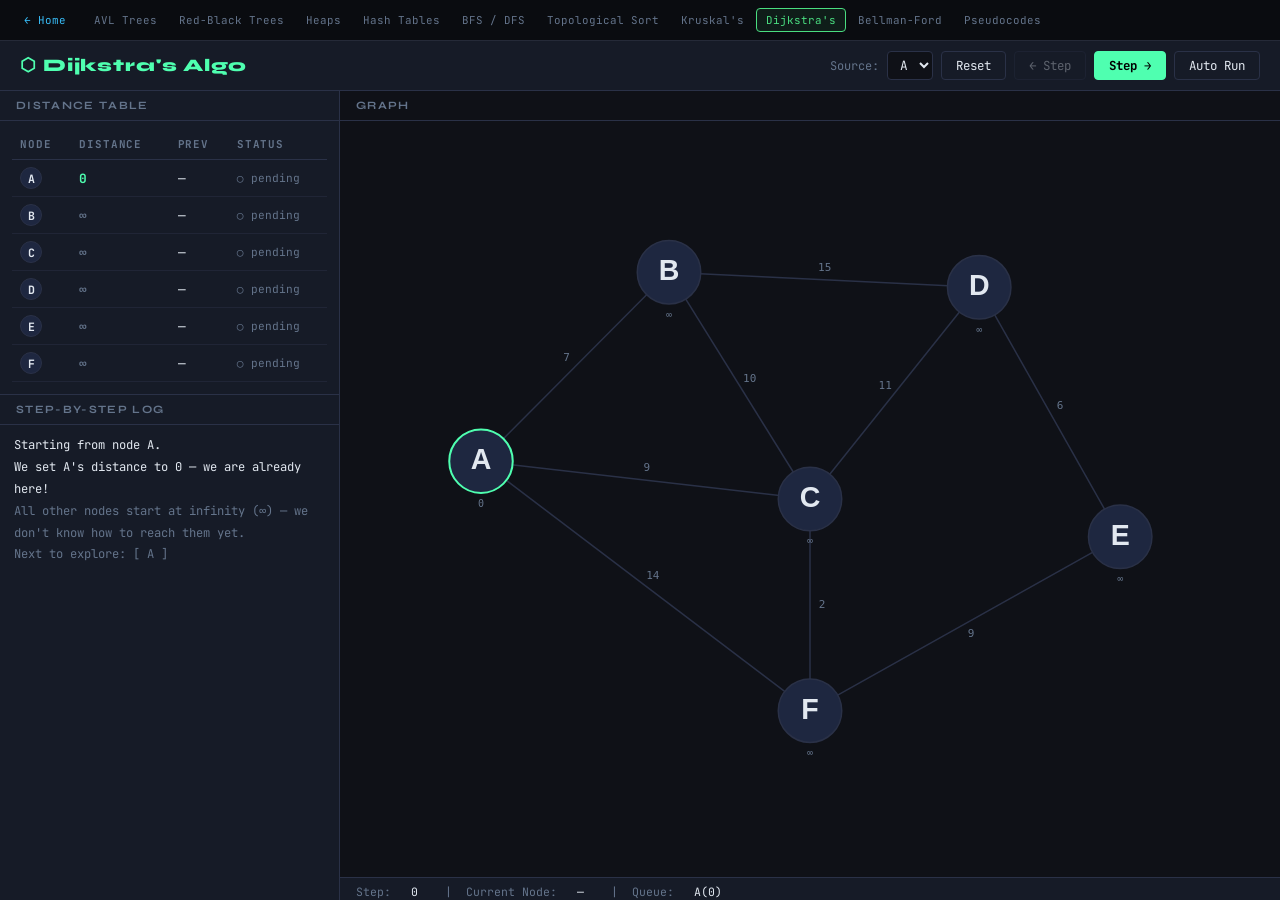
<file: dijkstra.html>
<!DOCTYPE html>
<html lang="en">
<head>
<meta charset="UTF-8">
<meta name="viewport" content="width=device-width, initial-scale=1.0">
<title>Dijkstra's Algorithm</title>
<style>
  @import url('https://fonts.googleapis.com/css2?family=JetBrains+Mono:wght@400;700&family=Syne:wght@400;700;800&display=swap');

  *, *::before, *::after { box-sizing: border-box; margin: 0; padding: 0; }

  :root {
    --bg: #0f1117;
    --panel: #161b27;
    --border: #2a3147;
    --accent: #4fffb0;
    --accent2: #ff6b6b;
    --accent3: #ffd93d;
    --text: #e2e8f0;
    --muted: #64748b;
    --node-default: #1e2740;
    --node-visited: #1a3a2a;
    --node-current: #3a2a00;
    --node-path: #1a3550;
    --edge-default: #2a3147;
    --edge-active: #4fffb0;
    --edge-path: #ffd93d;
  }

  body {
    background: var(--bg);
    color: var(--text);
    font-family: 'JetBrains Mono', monospace;
    height: 100vh;
    display: flex;
    flex-direction: column;
    overflow: hidden;
  }

  header {
    padding: 10px 20px;
    border-bottom: 1px solid var(--border);
    display: flex;
    align-items: center;
    gap: 16px;
    background: var(--panel);
  }

  header h1 {
    font-family: 'Syne', sans-serif;
    font-size: 1.1rem;
    font-weight: 800;
    color: var(--accent);
    letter-spacing: 0.05em;
  }

  .controls {
    display: flex;
    gap: 8px;
    margin-left: auto;
    align-items: center;
  }

  label { font-size: 0.75rem; color: var(--muted); }

  select {
    background: var(--bg);
    border: 1px solid var(--border);
    color: var(--text);
    padding: 4px 8px;
    font-family: 'JetBrains Mono', monospace;
    font-size: 0.8rem;
    border-radius: 4px;
    cursor: pointer;
  }

  button {
    background: transparent;
    border: 1px solid var(--border);
    color: var(--text);
    padding: 5px 14px;
    font-family: 'JetBrains Mono', monospace;
    font-size: 0.78rem;
    border-radius: 4px;
    cursor: pointer;
    transition: all 0.15s;
  }

  button:hover { border-color: var(--accent); color: var(--accent); }

  button.primary {
    background: var(--accent);
    color: #000;
    border-color: var(--accent);
    font-weight: 700;
  }

  button.primary:hover { opacity: 0.85; color: #000; }
  button:disabled { opacity: 0.35; cursor: not-allowed; }

  .main {
    display: flex;
    flex: 1;
    overflow: hidden;
  }

  /* LEFT PANEL */
  .left-panel {
    width: 340px;
    min-width: 280px;
    border-right: 1px solid var(--border);
    display: flex;
    flex-direction: column;
    overflow: hidden;
    background: var(--panel);
  }

  .panel-title {
    font-family: 'Syne', sans-serif;
    font-size: 0.7rem;
    font-weight: 700;
    letter-spacing: 0.12em;
    text-transform: uppercase;
    color: var(--muted);
    padding: 8px 16px;
    border-bottom: 1px solid var(--border);
  }

  .dist-table {
    overflow-y: auto;
    padding: 12px;
  }

  table {
    width: 100%;
    border-collapse: collapse;
    font-size: 0.8rem;
  }

  th {
    text-align: left;
    color: var(--muted);
    font-size: 0.68rem;
    letter-spacing: 0.08em;
    text-transform: uppercase;
    padding: 4px 8px 8px;
    border-bottom: 1px solid var(--border);
  }

  td {
    padding: 7px 8px;
    border-bottom: 1px solid rgba(42,49,71,0.5);
    transition: background 0.3s, color 0.3s;
  }

  tr.current-row td { background: rgba(255,217,61,0.08); color: var(--accent3); }
  tr.visited-row td { color: var(--accent); }
  tr.path-row td { background: rgba(79,255,176,0.06); }

  .node-badge {
    display: inline-block;
    width: 22px;
    height: 22px;
    line-height: 22px;
    text-align: center;
    border-radius: 50%;
    font-size: 0.72rem;
    font-weight: 700;
    background: var(--node-default);
    border: 1px solid var(--border);
  }

  .dist-val { font-weight: 700; }
  .dist-inf { color: var(--muted); }
  .dist-num { color: var(--accent); }

  .log-box {
    flex: 1;
    overflow-y: auto;
    padding: 10px 14px;
    font-size: 0.76rem;
    line-height: 1.8;
  }

  .log-entry { color: var(--muted); }
  .log-entry.active { color: var(--text); }
  .log-entry.highlight { color: var(--accent3); }
  .log-entry.done { color: var(--accent); }

  /* RIGHT PANEL */
  .right-panel {
    flex: 1;
    display: flex;
    flex-direction: column;
    overflow: hidden;
  }

  #graph-canvas {
    flex: 1;
    width: 100%;
  }

  .status-bar {
    padding: 6px 16px;
    border-top: 1px solid var(--border);
    font-size: 0.72rem;
    color: var(--muted);
    background: var(--panel);
    display: flex;
    gap: 20px;
  }

  .status-bar span { color: var(--text); }
</style>
<link rel="stylesheet" href="site-nav.css">
</head>
<body>

<nav class="site-nav" aria-label="Site pages">
  <a class="site-nav-home" href="index.html">← Home</a>
  <a href="avl-tree.html">AVL Trees</a>
  <a href="rbt.html">Red-Black Trees</a>
  <a href="heap-visualizer.html">Heaps</a>
  <a href="hash-tables.html">Hash Tables</a>
  <a href="graph-traversal.html">BFS / DFS</a>
  <a href="topo-sort.html">Topological Sort</a>
  <a href="kruskals.html">Kruskal's</a>
  <a href="dijkstra.html" class="active">Dijkstra's</a>
  <a href="bellman-ford.html">Bellman-Ford</a>
  <a href="pseudocodes.html">Pseudocodes</a>
</nav>

<header>
  <h1>⬡ Dijkstra's Algo</h1>
  <div class="controls">
    <label>Source:</label>
    <select id="sourceSelect">
      <option>A</option><option>B</option><option>C</option>
      <option>D</option><option>E</option><option>F</option>
    </select>
    <button id="resetBtn">Reset</button>
    <button id="prevBtn">← Step</button>
    <button id="stepBtn" class="primary">Step →</button>
    <button id="autoBtn">Auto Run</button>
  </div>
</header>

<div class="main">
  <div class="left-panel">
    <div class="panel-title">Distance Table</div>
    <div class="dist-table">
      <table id="distTable">
        <thead>
          <tr>
            <th>Node</th>
            <th>Distance</th>
            <th>Prev</th>
            <th>Status</th>
          </tr>
        </thead>
        <tbody id="distBody"></tbody>
      </table>
    </div>
    <div class="panel-title" style="border-top:1px solid var(--border);border-bottom:1px solid var(--border)">Step-by-Step Log</div>
    <div class="log-box" id="logBox"></div>
  </div>

  <div class="right-panel">
    <div class="panel-title" style="padding:8px 16px">Graph</div>
    <canvas id="graph-canvas"></canvas>
    <div class="status-bar">
      Step: <span id="stepCount">0</span> &nbsp;|&nbsp;
      Current Node: <span id="currentNodeStatus">—</span> &nbsp;|&nbsp;
      Queue: <span id="queueStatus">—</span>
    </div>
  </div>
</div>

<script>
// ── Graph Data ──────────────────────────────────────────────────
const EDGES_RAW = [
  ['A','B',7],['A','C',9],['A','F',14],
  ['B','C',10],['B','D',15],
  ['C','D',11],['C','F',2],
  ['D','E',6],
  ['E','F',9]
];

const NODES = ['A','B','C','D','E','F'];

// Build adjacency list
const adj = {};
NODES.forEach(n => adj[n] = []);
EDGES_RAW.forEach(([u,v,w]) => {
  adj[u].push({to:v, w});
  adj[v].push({to:u, w});
});

// Node positions (for canvas)
const NODE_POS = {
  A: {x:0.15, y:0.45},
  B: {x:0.35, y:0.20},
  C: {x:0.50, y:0.50},
  D: {x:0.68, y:0.22},
  E: {x:0.83, y:0.55},
  F: {x:0.50, y:0.78},
};

// ── State ────────────────────────────────────────────────────────
let dist = {}, prev = {}, visited = new Set(), queue = [], source = 'A';
let currentNode = null, stepNo = 0, done = false, pathEdges = new Set(), activeEdges = new Set();
let logs = [];
let showResult = false;

function initDijkstra() {
  source = document.getElementById('sourceSelect').value;
  dist = {}; prev = {}; visited.clear(); queue = [];
  currentNode = null; stepNo = 0; done = false;
  pathEdges.clear(); activeEdges.clear(); logs = []; showResult = false;
  NODES.forEach(n => { dist[n] = Infinity; prev[n] = null; });
  dist[source] = 0;
  queue = [{node: source, d: 0}];
  addLog(`Starting from node ${source}.`, 'active');
  addLog(`We set ${source}'s distance to 0 — we are already here!`, 'active');
  addLog(`All other nodes start at infinity (∞) — we don't know how to reach them yet.`, '');
  addLog(`Next to explore: [ ${source} ]`, '');
  updateTable(); updateStatus(); drawGraph();
  document.getElementById('prevBtn').disabled = true;
}

function addLog(msg, cls='') {
  logs.push({msg, cls});
  const lb = document.getElementById('logBox');
  const d = document.createElement('div');
  d.className = 'log-entry ' + cls;
  d.textContent = msg;
  lb.appendChild(d);
  lb.scrollTop = lb.scrollHeight;
}

function addSep() {
  const lb = document.getElementById('logBox');
  const hr = document.createElement('div');
  hr.style.cssText = 'border-top:1px solid #2a3147;margin:5px 0;';
  lb.appendChild(hr);
}

function step() {
  if (done) return;
  if (queue.length === 0) { finish(); return; }

  queue.sort((a,b) => a.d - b.d);
  const {node: u} = queue.shift();

  if (visited.has(u)) { step(); return; }
  visited.add(u);
  currentNode = u;
  stepNo++;
  activeEdges.clear();

  addSep();
  addLog(`Step ${stepNo}: Pick node ${u} — smallest known distance is ${dist[u]}.`, 'highlight');
  addLog(`  Node ${u} is confirmed. We will never find a shorter path to it.`, '');

  for (const {to: v, w} of adj[u]) {
    activeEdges.add(edgeKey(u,v));
    if (visited.has(v)) {
      addLog(`  Check ${u} → ${v} (w=${w}): ${v} is already confirmed, skip.`, '');
      continue;
    }
    const newD = dist[u] + w;
    const old = dist[v] === Infinity ? '∞' : dist[v];
    if (newD < dist[v]) {
      dist[v] = newD;
      prev[v] = u;
      queue.push({node:v, d:newD});
      addLog(`  Check ${u} → ${v} (w=${w}): ${dist[u]} + ${w} = ${newD} < ${old}. Update! Best path to ${v} is now via ${u}.`, 'active');
    } else {
      addLog(`  Check ${u} → ${v} (w=${w}): ${dist[u]} + ${w} = ${newD} >= ${old}. No improvement, keep ${old}.`, '');
    }
  }

  const pending = queue.filter(x=>!visited.has(x.node)).sort((a,b)=>a.d-b.d);
  const qStr = pending.map(x=>`${x.node}(${x.d})`).join(', ');
  addLog(`  Next to explore: [ ${qStr || 'none'} ]`, '');

  updateTable(); updateStatus(); drawGraph();
  document.getElementById('prevBtn').disabled = stepNo === 0;

  if (pending.length === 0) { finish(); }
}

function prevStep() {
  if (stepNo === 0) return;
  const target = stepNo - 1;
  document.getElementById('logBox').innerHTML = '';
  initDijkstra();
  for (let i = 0; i < target; i++) step();
  document.getElementById('stepBtn').disabled = false;
  document.getElementById('autoBtn').disabled = false;
  document.getElementById('prevBtn').disabled = stepNo === 0;
}

function finish() {
  done = true;
  currentNode = null;
  activeEdges.clear();
  NODES.forEach(n => {
    let cur = n;
    while (prev[cur]) {
      pathEdges.add(edgeKey(prev[cur], cur));
      cur = prev[cur];
    }
  });
  addSep();
  addLog(`Done! All shortest distances from ${source} have been found.`, 'done');
  addLog(`The graph now highlights the shortest-path tree — the best route to every node.`, 'done');
  showResult = true;
  updateTable(); updateStatus(); drawGraph();
  document.getElementById('stepBtn').disabled = true;
  document.getElementById('autoBtn').disabled = true;
}

function edgeKey(a, b) {
  return [a,b].sort().join('-');
}

// ── Table ────────────────────────────────────────────────────────
function updateTable() {
  const tbody = document.getElementById('distBody');
  tbody.innerHTML = '';
  NODES.forEach(n => {
    const tr = document.createElement('tr');
    let cls = '';
    if (n === currentNode) cls = 'current-row';
    else if (visited.has(n)) cls = 'visited-row';
    tr.className = cls;

    const distStr = dist[n] === Infinity
      ? `<span class="dist-inf">∞</span>`
      : `<span class="dist-num">${dist[n]}</span>`;
    const status = n === currentNode ? '◉ active'
      : visited.has(n) ? '✓ done' : '○ pending';

    tr.innerHTML = `
      <td><span class="node-badge">${n}</span></td>
      <td class="dist-val">${distStr}</td>
      <td>${prev[n] || '—'}</td>
      <td style="font-size:0.7rem;color:var(--muted)">${status}</td>`;
    tbody.appendChild(tr);
  });
}

function updateStatus() {
  document.getElementById('stepCount').textContent = stepNo;
  document.getElementById('currentNodeStatus').textContent = currentNode || (done ? 'Done ✓' : '—');
  const q = queue.filter(x=>!visited.has(x.node)).sort((a,b)=>a.d-b.d).map(x=>`${x.node}(${x.d})`);
  document.getElementById('queueStatus').textContent = q.join(', ') || (done ? '—' : 'empty');
}

// ── Canvas Drawing ───────────────────────────────────────────────
const canvas = document.getElementById('graph-canvas');
const ctx = canvas.getContext('2d');

function resize() {
  canvas.width = canvas.offsetWidth;
  canvas.height = canvas.offsetHeight;
  drawGraph();
}

function px(node) {
  const p = NODE_POS[node];
  return { x: p.x * canvas.width, y: p.y * canvas.height };
}

function drawGraph() {
  const W = canvas.width, H = canvas.height;
  ctx.clearRect(0, 0, W, H);

  // In result mode, only draw path edges; else draw all
  const edgesToDraw = showResult
    ? EDGES_RAW.filter(([u,v]) => pathEdges.has(edgeKey(u,v)))
    : EDGES_RAW;

  // Draw edges
  EDGES_RAW.forEach(([u, v, w]) => {
    const a = px(u), b = px(v);
    const key = edgeKey(u, v);
    const isPath = pathEdges.has(key);
    const isActive = activeEdges.has(key);

    if (showResult && !isPath) {
      // Draw non-path edges faded
      ctx.globalAlpha = 0.12;
      ctx.strokeStyle = '#fff';
      ctx.lineWidth = 1;
      ctx.setLineDash([4, 4]);
      ctx.beginPath();
      ctx.moveTo(a.x, a.y);
      ctx.lineTo(b.x, b.y);
      ctx.stroke();
      ctx.setLineDash([]);
      ctx.globalAlpha = 1;
      return;
    }

    ctx.globalAlpha = 1;
    ctx.setLineDash([]);
    ctx.lineWidth = isPath ? 2.5 : isActive ? 2 : 1.5;
    ctx.strokeStyle = isPath ? '#ffd93d' : isActive ? '#4fffb0' : '#2a3147';
    ctx.beginPath();
    ctx.moveTo(a.x, a.y);
    ctx.lineTo(b.x, b.y);
    ctx.stroke();

    // Weight label
    const mx = (a.x + b.x) / 2, my = (a.y + b.y) / 2;
    ctx.fillStyle = isPath ? '#ffd93d' : isActive ? '#4fffb0' : '#64748b';
    ctx.font = `${isPath || isActive ? 'bold' : ''} 11px JetBrains Mono, monospace`;
    ctx.textAlign = 'center';
    ctx.textBaseline = 'middle';
    // Offset label slightly
    const dx = b.y - a.y, dy = a.x - b.x;
    const len = Math.sqrt(dx*dx+dy*dy)||1;
    ctx.fillText(w, mx + dx/len*12, my + dy/len*12);
  });

  // Draw nodes
  const R = Math.min(W, H) * 0.042;
  NODES.forEach(n => {
    const p = px(n);
    const isCurrent = n === currentNode;
    const isVisited = visited.has(n);
    const isSource = n === source;

    // Glow for current
    if (isCurrent) {
      ctx.shadowColor = '#ffd93d';
      ctx.shadowBlur = 18;
    } else if (isVisited || showResult) {
      ctx.shadowColor = '#4fffb0';
      ctx.shadowBlur = showResult ? 10 : 8;
    } else {
      ctx.shadowBlur = 0;
    }

    ctx.beginPath();
    ctx.arc(p.x, p.y, R, 0, Math.PI*2);
    ctx.fillStyle = isCurrent ? '#3a2a00'
      : isVisited ? '#1a3a2a'
      : '#1e2740';
    ctx.fill();
    ctx.strokeStyle = isCurrent ? '#ffd93d'
      : isVisited ? '#4fffb0'
      : isSource ? '#4fffb0'
      : '#2a3147';
    ctx.lineWidth = isCurrent ? 2.5 : isSource ? 2 : 1.5;
    ctx.stroke();
    ctx.shadowBlur = 0;

    // Node label
    ctx.fillStyle = isCurrent ? '#ffd93d' : isVisited ? '#4fffb0' : '#e2e8f0';
    ctx.font = `bold ${R * 0.9}px Syne, sans-serif`;
    ctx.textAlign = 'center';
    ctx.textBaseline = 'middle';
    ctx.fillText(n, p.x, p.y);

    // Distance below node
    const dVal = dist[n] === Infinity ? '∞' : dist[n];
    ctx.fillStyle = isCurrent ? '#ffd93d' : isVisited ? '#4fffb0' : '#64748b';
    ctx.font = `10px JetBrains Mono, monospace`;
    ctx.fillText(dVal, p.x, p.y + R + 11);
  });

  // Result label
  if (showResult) {
    ctx.fillStyle = 'rgba(79,255,176,0.85)';
    ctx.font = 'bold 12px Syne, sans-serif';
    ctx.textAlign = 'left';
    ctx.fillText('Shortest-Path Tree from ' + source, 12, 20);
  }
}

// ── Auto Run ─────────────────────────────────────────────────────
let autoTimer = null;
document.getElementById('autoBtn').addEventListener('click', function() {
  if (autoTimer) { clearInterval(autoTimer); autoTimer = null; this.textContent = 'Auto Run'; return; }
  this.textContent = 'Pause';
  autoTimer = setInterval(() => {
    if (done) { clearInterval(autoTimer); autoTimer = null; this.textContent = 'Auto Run'; return; }
    step();
  }, 900);
});

document.getElementById('stepBtn').addEventListener('click', step);
document.getElementById('prevBtn').addEventListener('click', prevStep);
document.getElementById('resetBtn').addEventListener('click', () => {
  if (autoTimer) { clearInterval(autoTimer); autoTimer = null; document.getElementById('autoBtn').textContent = 'Auto Run'; }
  document.getElementById('stepBtn').disabled = false;
  document.getElementById('autoBtn').disabled = false;
  document.getElementById('prevBtn').disabled = true;
  document.getElementById('logBox').innerHTML = '';
  initDijkstra();
});
document.getElementById('sourceSelect').addEventListener('change', () => {
  document.getElementById('resetBtn').click();
});

window.addEventListener('resize', resize);
resize();
initDijkstra();
</script>
</body>
</html>
</file>
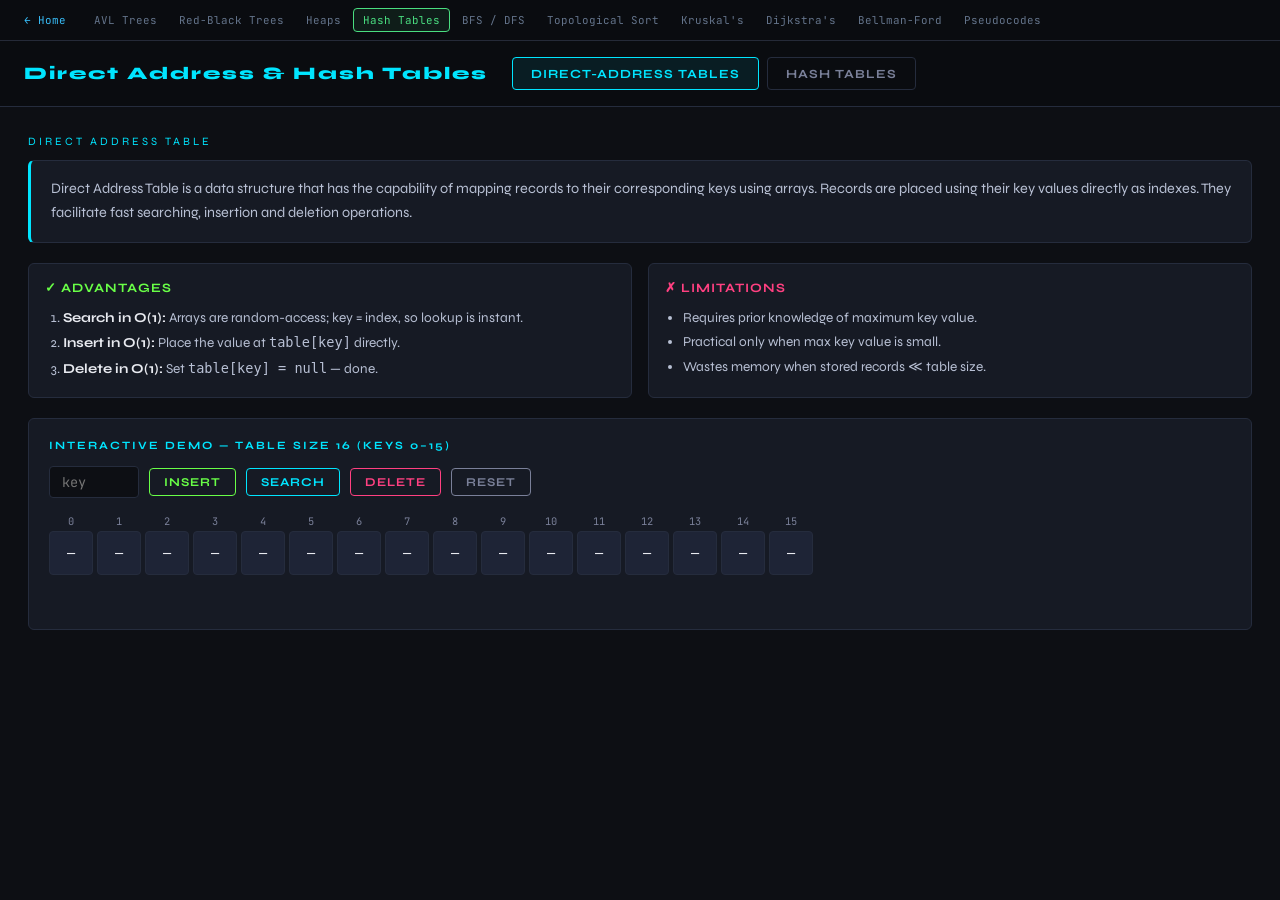
<file: hash-tables.html>
<!DOCTYPE html>
<html lang="en">
<head>
<meta charset="UTF-8">
<meta name="viewport" content="width=device-width, initial-scale=1.0">
<title>Hash Tables — Visual Learning</title>
<style>
  @import url('https://fonts.googleapis.com/css2?family=JetBrains+Mono:wght@400;700&family=Syne:wght@400;700;800&display=swap');

  :root {
    --bg: #0d0f14;
    --surface: #161a24;
    --border: #252c3d;
    --accent: #00e5ff;
    --accent2: #ff4081;
    --accent3: #69ff47;
    --text: #e8eaf0;
    --muted: #7a8099;
    --cell-empty: #1e2436;
    --cell-filled: #0d2a3a;
    --cell-active: #003d52;
  }

  * { box-sizing: border-box; margin: 0; padding: 0; }

  body {
    background: var(--bg);
    color: var(--text);
    font-family: 'Syne', sans-serif;
    min-height: 100vh;
    overflow-x: hidden;
  }

  /* TOP NAV */
  header {
    display: flex;
    align-items: center;
    gap: 8px;
    padding: 16px 24px;
    border-bottom: 1px solid var(--border);
    background: #0a0c10;
    flex-wrap: wrap;
  }

  header h1 {
    font-size: 1.1rem;
    font-weight: 800;
    color: var(--accent);
    letter-spacing: 2px;
    margin-right: 16px;
    white-space: nowrap;
  }

  .nav-btn {
    font-family: 'Syne', sans-serif;
    font-size: 0.78rem;
    font-weight: 700;
    letter-spacing: 1px;
    padding: 8px 18px;
    border: 1px solid var(--border);
    background: transparent;
    color: var(--muted);
    cursor: pointer;
    border-radius: 4px;
    transition: all 0.2s;
    text-transform: uppercase;
  }

  .nav-btn:hover { border-color: var(--accent); color: var(--accent); }
  .nav-btn.active { border-color: var(--accent); color: var(--accent); background: rgba(0,229,255,0.08); }

  /* PAGES */
  .page { display: none; padding: 28px 28px; }
  .page.active { display: block; }

  /* ── DIRECT ADDRESS TABLE ── */
  .info-box {
    background: var(--surface);
    border: 1px solid var(--border);
    border-left: 3px solid var(--accent);
    border-radius: 6px;
    padding: 16px 20px;
    margin-bottom: 20px;
    font-size: 0.9rem;
    line-height: 1.7;
    color: #b8c0d4;
  }

  .section-title {
    font-size: 0.7rem;
    letter-spacing: 3px;
    text-transform: uppercase;
    color: var(--accent);
    margin-bottom: 12px;
  }

  .cards {
    display: grid;
    grid-template-columns: 1fr 1fr;
    gap: 16px;
    margin-bottom: 20px;
  }

  .card {
    background: var(--surface);
    border: 1px solid var(--border);
    border-radius: 6px;
    padding: 16px;
  }

  .card h3 {
    font-size: 0.8rem;
    letter-spacing: 1px;
    text-transform: uppercase;
    margin-bottom: 10px;
  }

  .card.adv h3 { color: var(--accent3); }
  .card.lim h3 { color: var(--accent2); }

  .card ol, .card ul { padding-left: 18px; font-size: 0.85rem; color: #b8c0d4; line-height: 1.8; }
  .card li strong { color: var(--text); }

  /* DAT animation demo */
  .dat-demo {
    background: var(--surface);
    border: 1px solid var(--border);
    border-radius: 6px;
    padding: 20px;
  }

  .dat-demo h3 { font-size: 0.7rem; letter-spacing: 2px; text-transform: uppercase; color: var(--accent); margin-bottom: 14px; }

  .dat-controls { display: flex; gap: 10px; margin-bottom: 16px; flex-wrap: wrap; align-items: center; }

  .dat-controls input {
    font-family: 'JetBrains Mono', monospace;
    background: var(--bg);
    border: 1px solid var(--border);
    color: var(--text);
    padding: 6px 12px;
    border-radius: 4px;
    width: 90px;
    font-size: 0.85rem;
  }

  .btn-sm {
    font-family: 'Syne', sans-serif;
    font-size: 0.75rem;
    font-weight: 700;
    letter-spacing: 1px;
    text-transform: uppercase;
    padding: 6px 14px;
    border-radius: 4px;
    border: 1px solid;
    cursor: pointer;
    transition: all 0.2s;
  }

  .btn-insert { border-color: var(--accent3); color: var(--accent3); background: transparent; }
  .btn-insert:hover { background: rgba(105,255,71,0.1); }
  .btn-search { border-color: var(--accent); color: var(--accent); background: transparent; }
  .btn-search:hover { background: rgba(0,229,255,0.1); }
  .btn-delete { border-color: var(--accent2); color: var(--accent2); background: transparent; }
  .btn-delete:hover { background: rgba(255,64,129,0.1); }
  .btn-reset { border-color: var(--muted); color: var(--muted); background: transparent; }
  .btn-reset:hover { border-color: var(--text); color: var(--text); }

  .dat-array {
    display: flex;
    gap: 4px;
    flex-wrap: wrap;
    font-family: 'JetBrains Mono', monospace;
    font-size: 0.78rem;
  }

  .dat-cell {
    display: flex;
    flex-direction: column;
    align-items: center;
    gap: 3px;
  }

  .dat-cell .idx { color: var(--muted); font-size: 0.65rem; }

  .dat-cell .val {
    width: 44px;
    height: 44px;
    display: flex;
    align-items: center;
    justify-content: center;
    background: var(--cell-empty);
    border: 1px solid var(--border);
    border-radius: 4px;
    transition: all 0.3s;
    font-size: 0.85rem;
  }

  .dat-cell .val.highlight-insert { background: rgba(105,255,71,0.25); border-color: var(--accent3); color: var(--accent3); transform: scale(1.15); }
  .dat-cell .val.highlight-search { background: rgba(0,229,255,0.2); border-color: var(--accent); color: var(--accent); transform: scale(1.1); }
  .dat-cell .val.highlight-delete { background: rgba(255,64,129,0.2); border-color: var(--accent2); color: var(--accent2); }
  .dat-cell .val.filled { background: var(--cell-filled); border-color: #2a4a5e; color: var(--text); }
  .dat-cell .val.scanning { background: rgba(255,200,0,0.15); border-color: gold; animation: pulse 0.4s ease; }

  @keyframes pulse { 0%,100%{transform:scale(1)} 50%{transform:scale(1.1)} }

  .log {
    margin-top: 12px;
    font-family: 'JetBrains Mono', monospace;
    font-size: 0.75rem;
    color: var(--muted);
    min-height: 22px;
    transition: all 0.3s;
  }

  .log .ok { color: var(--accent3); }
  .log .err { color: var(--accent2); }
  .log .info { color: var(--accent); }

  /* ── HASH INTRO ── */
  .intro-body { font-size: 0.88rem; line-height: 1.8; color: #b8c0d4; }
  .intro-body p { margin-bottom: 14px; }
  .mono { font-family: 'JetBrains Mono', monospace; background: var(--bg); border: 1px solid var(--border); padding: 2px 7px; border-radius: 3px; font-size: 0.82rem; color: var(--accent); }

  /* ── SUB NAV ── */
  .sub-nav { display: flex; gap: 8px; margin-bottom: 22px; flex-wrap: wrap; }

  .sub-btn {
    font-family: 'Syne', sans-serif;
    font-size: 0.72rem;
    font-weight: 700;
    letter-spacing: 1px;
    text-transform: uppercase;
    padding: 7px 15px;
    border: 1px solid var(--border);
    background: transparent;
    color: var(--muted);
    cursor: pointer;
    border-radius: 4px;
    transition: all 0.2s;
  }

  .sub-btn:hover { border-color: var(--accent2); color: var(--accent2); }
  .sub-btn.active { border-color: var(--accent2); color: var(--accent2); background: rgba(255,64,129,0.08); }

  .sub-page { display: none; }
  .sub-page.active { display: block; }

  /* ── OPEN ADDRESSING ── */
  .oa-layout { display: grid; grid-template-columns: 1fr auto; gap: 24px; align-items: start; }

  .oa-left {}

  .oa-controls { display: flex; gap: 8px; margin-bottom: 14px; flex-wrap: wrap; }

  .tech-btn {
    font-family: 'Syne', sans-serif;
    font-size: 0.72rem;
    font-weight: 700;
    letter-spacing: 1px;
    text-transform: uppercase;
    padding: 7px 14px;
    border: 1px solid var(--border);
    background: transparent;
    color: var(--muted);
    cursor: pointer;
    border-radius: 4px;
    transition: all 0.2s;
  }

  .tech-btn:hover { border-color: var(--accent3); color: var(--accent3); }
  .tech-btn.active { border-color: var(--accent3); color: var(--accent3); background: rgba(105,255,71,0.08); }

  .sequence-list {
    background: var(--surface);
    border: 1px solid var(--border);
    border-radius: 6px;
    padding: 14px 16px;
    margin-bottom: 14px;
  }

  .sequence-list h4 { font-size: 0.65rem; letter-spacing: 2px; text-transform: uppercase; color: var(--muted); margin-bottom: 10px; }

  .seq-items { display: flex; gap: 6px; flex-wrap: wrap; }

  .seq-item {
    font-family: 'JetBrains Mono', monospace;
    width: 36px;
    height: 36px;
    display: flex;
    align-items: center;
    justify-content: center;
    background: var(--bg);
    border: 1px solid var(--border);
    border-radius: 4px;
    font-size: 0.85rem;
    color: var(--muted);
    transition: all 0.3s;
  }

  .seq-item.done { color: var(--accent3); border-color: var(--accent3); background: rgba(105,255,71,0.08); }
  .seq-item.current { color: #fff; border-color: gold; background: rgba(255,200,0,0.15); animation: pulse 0.5s ease infinite; }

  .hash-fn-box {
    background: var(--surface);
    border: 1px solid var(--border);
    border-radius: 6px;
    padding: 12px 16px;
    margin-bottom: 14px;
    font-family: 'JetBrains Mono', monospace;
    font-size: 0.82rem;
    color: #b8c0d4;
    line-height: 1.8;
  }

  .hash-fn-box span { color: var(--accent); }

  .anim-controls { display: flex; gap: 8px; flex-wrap: wrap; }

  /* Hash Table (vertical) */
  .ht-wrap { min-width: 120px; }
  .ht-wrap h4 { font-size: 0.65rem; letter-spacing: 2px; text-transform: uppercase; color: var(--muted); margin-bottom: 10px; text-align: center; }

  .ht-table { display: flex; flex-direction: column; gap: 3px; }

  .ht-row {
    display: flex;
    align-items: center;
    gap: 6px;
    font-family: 'JetBrains Mono', monospace;
    font-size: 0.82rem;
  }

  .ht-row .ri { width: 20px; text-align: right; color: var(--muted); font-size: 0.7rem; }

  .ht-row .rv {
    width: 56px;
    height: 38px;
    display: flex;
    align-items: center;
    justify-content: center;
    background: var(--cell-empty);
    border: 1px solid var(--border);
    border-radius: 4px;
    color: var(--muted);
    transition: all 0.35s;
    font-size: 0.85rem;
  }

  .ht-row .rv.scanning { background: rgba(255,200,0,0.12); border-color: gold; color: gold; animation: pulse 0.4s ease; }
  .ht-row .rv.inserting { background: rgba(105,255,71,0.2); border-color: var(--accent3); color: var(--accent3); transform: scale(1.1); }
  .ht-row .rv.filled { background: var(--cell-filled); border-color: #2a4a5e; color: var(--text); }
  .ht-row .rv.collision { background: rgba(255,64,129,0.15); border-color: var(--accent2); color: var(--accent2); animation: pulse 0.4s ease; }

  .step-log {
    margin-top: 14px;
    font-family: 'JetBrains Mono', monospace;
    font-size: 0.73rem;
    color: var(--muted);
    line-height: 1.9;
    min-height: 80px;
    background: var(--surface);
    border: 1px solid var(--border);
    border-radius: 5px;
    padding: 10px 12px;
    max-height: 200px;
    overflow-y: auto;
    white-space: pre-wrap;
  }

  .step-log .log-group { border-bottom: 1px solid var(--border); padding-bottom: 6px; margin-bottom: 6px; }
  .step-log .log-header { color: var(--text); font-weight: 700; }
  .step-log .log-collision { color: var(--accent2); }
  .step-log .log-insert { color: var(--accent3); }
  .step-log .log-done { color: var(--accent); }

  /* Separate Chaining */
  .sc-layout { display: grid; grid-template-columns: 1fr auto; gap: 24px; align-items: start; }

  .sc-table { display: flex; flex-direction: column; gap: 4px; min-width: 260px; }

  .sc-row {
    display: flex;
    align-items: center;
    gap: 0;
    font-family: 'JetBrains Mono', monospace;
    font-size: 0.82rem;
  }

  .sc-row .ri { width: 22px; text-align: right; color: var(--muted); font-size: 0.7rem; margin-right: 6px; }

  .sc-head {
    width: 52px;
    height: 36px;
    display: flex;
    align-items: center;
    justify-content: center;
    background: var(--cell-empty);
    border: 1px solid var(--border);
    border-radius: 4px 0 0 4px;
    color: var(--muted);
    border-right: none;
    transition: all 0.3s;
  }

  .sc-head.has-item { background: var(--cell-filled); border-color: #2a4a5e; color: var(--text); }
  .sc-head.inserting { background: rgba(105,255,71,0.2); border-color: var(--accent3); color: var(--accent3); }

  .sc-chain { display: flex; align-items: center; gap: 0; }

  .sc-arrow { width: 20px; height: 36px; display: flex; align-items: center; justify-content: center; color: var(--border); font-size: 0.8rem; }

  .sc-node {
    width: 44px;
    height: 36px;
    display: flex;
    align-items: center;
    justify-content: center;
    background: rgba(0,229,255,0.1);
    border: 1px solid var(--accent);
    border-radius: 4px;
    color: var(--accent);
    font-size: 0.82rem;
    animation: nodeIn 0.3s ease;
  }

  @keyframes nodeIn { from{opacity:0;transform:translateX(-10px)} to{opacity:1;transform:translateX(0)} }

  /* Load Factor */
  .lf-body { font-size: 0.88rem; line-height: 1.8; color: #b8c0d4; }
  .lf-body p { margin-bottom: 12px; }
  .formula {
    text-align: center;
    font-family: 'JetBrains Mono', monospace;
    font-size: 1rem;
    color: var(--accent);
    background: var(--surface);
    border: 1px solid var(--border);
    border-radius: 6px;
    padding: 14px;
    margin: 16px 0;
  }

  .lf-demo { background: var(--surface); border: 1px solid var(--border); border-radius: 6px; padding: 16px; margin-top: 16px; }
  .lf-demo h4 { font-size: 0.65rem; letter-spacing: 2px; text-transform: uppercase; color: var(--muted); margin-bottom: 12px; }

  .lf-bar-wrap { background: var(--bg); border-radius: 4px; overflow: hidden; height: 24px; margin-bottom: 8px; border: 1px solid var(--border); }
  .lf-bar { height: 100%; background: linear-gradient(90deg, var(--accent3), var(--accent)); border-radius: 4px; transition: width 0.5s ease; display: flex; align-items: center; padding-left: 8px; font-size: 0.75rem; font-family: 'JetBrains Mono', monospace; white-space: nowrap; }

  .lf-controls { display: flex; gap: 10px; align-items: center; flex-wrap: wrap; }
  .lf-controls input[type=range] { flex: 1; min-width: 120px; accent-color: var(--accent); }
  .lf-stat { font-family: 'JetBrains Mono', monospace; font-size: 0.82rem; color: var(--text); }

  /* Complexity */
  .complexity-table { width: 100%; border-collapse: collapse; font-size: 0.85rem; font-family: 'JetBrains Mono', monospace; }
  .complexity-table th { background: var(--surface); color: var(--accent); font-size: 0.7rem; letter-spacing: 2px; text-transform: uppercase; padding: 12px 14px; border: 1px solid var(--border); text-align: left; }
  .complexity-table td { padding: 10px 14px; border: 1px solid var(--border); color: #b8c0d4; }
  .complexity-table tr:nth-child(even) td { background: rgba(255,255,255,0.02); }
  .complexity-table .best { color: var(--accent3); }
  .complexity-table .avg { color: var(--accent); }
  .complexity-table .worst { color: var(--accent2); }
  .complexity-table .op { color: var(--text); font-weight: 700; }

  /* Scrollbar */
  ::-webkit-scrollbar { width: 5px; height: 5px; }
  ::-webkit-scrollbar-track { background: var(--bg); }
  ::-webkit-scrollbar-thumb { background: var(--border); border-radius: 3px; }
</style>
<link rel="stylesheet" href="site-nav.css">
</head>
<body>

<nav class="site-nav" aria-label="Site pages">
  <a class="site-nav-home" href="index.html">← Home</a>
  <a href="avl-tree.html">AVL Trees</a>
  <a href="rbt.html">Red-Black Trees</a>
  <a href="heap-visualizer.html">Heaps</a>
  <a href="hash-tables.html" class="active">Hash Tables</a>
  <a href="graph-traversal.html">BFS / DFS</a>
  <a href="topo-sort.html">Topological Sort</a>
  <a href="kruskals.html">Kruskal's</a>
  <a href="dijkstra.html">Dijkstra's</a>
  <a href="bellman-ford.html">Bellman-Ford</a>
  <a href="pseudocodes.html">Pseudocodes</a>
</nav>

<header>
  <h1>Direct Address & Hash Tables</h1>
  <button class="nav-btn active" onclick="showPage('dat')">Direct-Address Tables</button>
  <button class="nav-btn" onclick="showPage('hash')">Hash Tables</button>
</header>

<!-- ════════════════════════════════ DIRECT ADDRESS TABLE ════════════════════════════════ -->
<div id="page-dat" class="page active">
  <div class="section-title">Direct Address Table</div>
  <div class="info-box">
    Direct Address Table is a data structure that has the capability of mapping records to their corresponding keys using arrays. Records are placed using their key values directly as indexes. They facilitate fast searching, insertion and deletion operations.
  </div>

  <div class="cards">
    <div class="card adv">
      <h3>✓ Advantages</h3>
      <ol>
        <li><strong>Search in O(1):</strong> Arrays are random-access; key = index, so lookup is instant.</li>
        <li><strong>Insert in O(1):</strong> Place the value at <code>table[key]</code> directly.</li>
        <li><strong>Delete in O(1):</strong> Set <code>table[key] = null</code> — done.</li>
      </ol>
    </div>
    <div class="card lim">
      <h3>✗ Limitations</h3>
      <ul>
        <li>Requires prior knowledge of maximum key value.</li>
        <li>Practical only when max key value is small.</li>
        <li>Wastes memory when stored records ≪ table size.</li>
      </ul>
    </div>
  </div>

  <div class="dat-demo">
    <h3>Interactive Demo — Table size 16 (keys 0–15)</h3>
    <div class="dat-controls">
      <input type="number" id="dat-key" placeholder="key" min="0" max="15">
      <button class="btn-sm btn-insert" onclick="datInsert()">Insert</button>
      <button class="btn-sm btn-search" onclick="datSearch()">Search</button>
      <button class="btn-sm btn-delete" onclick="datDelete()">Delete</button>
      <button class="btn-sm btn-reset" onclick="datReset()">Reset</button>
    </div>
    <div class="dat-array" id="dat-array"></div>
    <div class="log" id="dat-log"></div>
  </div>
</div>

<!-- ════════════════════════════════ HASH TABLES ════════════════════════════════ -->
<div id="page-hash" class="page">
  <div class="sub-nav">
    <button class="sub-btn active" onclick="showSub('intro')">Intro</button>
    <button class="sub-btn" onclick="showSub('oa')">Open Addressing</button>
    <button class="sub-btn" onclick="showSub('sc')">Separate Chaining</button>
    <button class="sub-btn" onclick="showSub('lf')">Load Factor</button>
    <button class="sub-btn" onclick="showSub('cx')">Complexity</button>
  </div>

  <!-- INTRO -->
  <div id="sub-intro" class="sub-page active">
    <div class="section-title">What is a Hash Table?</div>
    <div class="intro-body">
      <p>A <strong>Hash Table</strong> is a data structure that maps keys to values using a <strong>hash function</strong>. Instead of storing data at the key's value directly (like Direct Address Tables), it computes an index using:</p>
      <div class="formula">index = hash(key) mod table_size</div>
      <p>This allows a <em>large key space</em> to map into a <em>small array</em>, saving memory. The trade-off: two different keys may hash to the same index — this is called a <strong style="color:var(--accent2)">collision</strong>.</p>
      <p>There are two main strategies for handling collisions:</p>
      <div class="cards" style="margin-top:8px">
        <div class="card" style="border-left:3px solid var(--accent3)">
          <h3 style="color:var(--accent3)">Open Addressing</h3>
          <p style="font-size:0.85rem;color:#b8c0d4;line-height:1.7">When a collision occurs, probe for the next available slot in the array itself. Techniques: Linear Probing, Quadratic Probing, Double Hashing.</p>
        </div>
        <div class="card" style="border-left:3px solid var(--accent)">
          <h3 style="color:var(--accent)">Separate Chaining</h3>
          <p style="font-size:0.85rem;color:#b8c0d4;line-height:1.7">Each slot holds a linked list. Colliding elements are simply appended to the list at that index.</p>
        </div>
      </div>
    </div>
  </div>

  <!-- OPEN ADDRESSING -->
  <div id="sub-oa" class="sub-page">
    <div class="section-title">Open Addressing</div>
    <div class="oa-layout">
      <div class="oa-left">
        <div class="oa-controls">
          <button class="tech-btn active" id="tech-lp" onclick="setTech('lp')">Linear Probing</button>
          <button class="tech-btn" id="tech-qp" onclick="setTech('qp')">Quadratic Probing</button>
          <button class="tech-btn" id="tech-dh" onclick="setTech('dh')">Double Hashing</button>
        </div>

        <div class="sequence-list">
          <h4>Input Sequence</h4>
          <div class="seq-items" id="oa-seq"></div>
          <div style="margin-top:8px;font-family:'JetBrains Mono',monospace;font-size:0.75rem;color:var(--muted)">Table size = 9</div>
        </div>

        <div class="hash-fn-box" id="oa-fn-box">
          <span>h(key)</span> = key mod 9
        </div>

        <div class="anim-controls">
          <button class="btn-sm btn-insert" onclick="oaPrev()">◀ Prev Insert</button>
          <button class="btn-sm btn-insert" onclick="oaNext()">▶ Next Insert</button>
          <button class="btn-sm btn-search" onclick="oaAuto()">⚡ Auto Play</button>
          <button class="btn-sm btn-reset" onclick="oaReset()">↺ Reset</button>
        </div>

        <div class="step-log" id="oa-log">Press "Next Insert" to start...</div>
      </div>

      <div class="ht-wrap">
        <h4>Hash Table</h4>
        <div class="ht-table" id="oa-table"></div>
      </div>
    </div>
  </div>

  <!-- SEPARATE CHAINING -->
  <div id="sub-sc" class="sub-page">
    <div class="section-title">Separate Chaining</div>
    <div class="sc-layout">
      <div>
        <div class="sequence-list">
          <h4>Input Sequence</h4>
          <div class="seq-items" id="sc-seq"></div>
          <div style="margin-top:8px;font-family:'JetBrains Mono',monospace;font-size:0.75rem;color:var(--muted)">Table size = 9 &nbsp;|&nbsp; h(key) = key mod 9</div>
        </div>
        <div class="anim-controls">
          <button class="btn-sm btn-insert" onclick="scPrev()">◀ Prev Insert</button>
          <button class="btn-sm btn-insert" onclick="scNext()">▶ Next Insert</button>
          <button class="btn-sm btn-search" onclick="scAuto()">⚡ Auto Play</button>
          <button class="btn-sm btn-reset" onclick="scReset()">↺ Reset</button>
        </div>
        <div class="step-log" id="sc-log">Press "Next Insert" to start...</div>
      </div>

      <div>
        <div style="font-size:0.65rem;letter-spacing:2px;text-transform:uppercase;color:var(--muted);margin-bottom:10px;text-align:center">Hash Table</div>
        <div class="sc-table" id="sc-table"></div>
      </div>
    </div>
  </div>

  <!-- LOAD FACTOR -->
  <div id="sub-lf" class="sub-page">
    <div class="section-title">Load Factor</div>
    <div class="lf-body">
      <p>The <strong>load factor</strong> of a non-empty hash table is the number of items stored divided by the size of the table.</p>
      <div class="formula">λ = number of elements / hash table size</div>
      <p>This is the decision parameter used when we want to <strong style="color:var(--accent)">rehash</strong> or <strong style="color:var(--accent)">expand</strong> the existing hash table.</p>
      <p>Generally the threshold value is <strong style="color:var(--accent3)">0.75</strong>. So, if there are <strong>12 values</strong> in a hash map of size <strong>16</strong>, the load factor becomes <strong style="color:var(--accent3)">0.75</strong> (16 × 0.75 = 12), and the table should be doubled in size.</p>
    </div>
    <div class="lf-demo">
      <h4>Interactive Demo</h4>
      <div class="lf-controls" style="margin-bottom:12px">
        <span class="lf-stat">Table size: <span id="lf-size-val">16</span></span>
        <input type="range" id="lf-size" min="4" max="32" value="16" oninput="lfUpdate()">
        <span class="lf-stat">Elements: <span id="lf-elem-val">8</span></span>
        <input type="range" id="lf-elem" min="0" max="32" value="8" oninput="lfUpdate()">
      </div>
      <div class="lf-bar-wrap"><div class="lf-bar" id="lf-bar" style="color: black;">λ = ...</div></div>
      <div class="lf-stat" id="lf-status" style="margin-top:8px;font-size:0.82rem"></div>
    </div>
  </div>

  <!-- COMPLEXITY -->
  <div id="sub-cx" class="sub-page">
    <div class="section-title">Complexity of Hash Tables</div>
    <table class="complexity-table">
      <thead>
        <tr>
          <th>Operation</th>
          <th>Best Case</th>
          <th>Average Case</th>
          <th>Worst Case</th>
          <th>Space</th>
        </tr>
      </thead>
      <tbody>
        <tr>
          <td class="op">Search</td>
          <td class="best">O(1)</td>
          <td class="avg">O(1)</td>
          <td class="worst">O(n)</td>
          <td>O(n)</td>
        </tr>
        <tr>
          <td class="op">Insert</td>
          <td class="best">O(1)</td>
          <td class="avg">O(1)</td>
          <td class="worst">O(n)</td>
          <td>O(n)</td>
        </tr>
        <tr>
          <td class="op">Delete</td>
          <td class="best">O(1)</td>
          <td class="avg">O(1)</td>
          <td class="worst">O(n)</td>
          <td>O(n)</td>
        </tr>
      </tbody>
    </table>
    <div class="info-box" style="margin-top:18px">
      <strong style="color:var(--accent3)">Best / Average O(1):</strong> With a good hash function and low load factor, most operations hit the right slot immediately.<br><br>
      <strong style="color:var(--accent2)">Worst O(n):</strong> In the worst case (e.g., all keys hash to the same slot), performance degrades to linear — equivalent to scanning a linked list or probing through every cell.<br><br>
      <strong>Space O(n):</strong> Hash table uses memory proportional to the number of stored elements.
    </div>
  </div>
</div>

<script>
// ═══════════════════ PAGE NAVIGATION ═══════════════════
function showPage(p) {
  document.querySelectorAll('.page').forEach(x => x.classList.remove('active'));
  document.querySelectorAll('.nav-btn').forEach(x => x.classList.remove('active'));
  document.getElementById('page-' + p).classList.add('active');
  event.target.classList.add('active');
}

function showSub(s) {
  document.querySelectorAll('.sub-page').forEach(x => x.classList.remove('active'));
  document.querySelectorAll('.sub-btn').forEach(x => x.classList.remove('active'));
  document.getElementById('sub-' + s).classList.add('active');
  event.target.classList.add('active');
}

// ═══════════════════ DIRECT ADDRESS TABLE ═══════════════════
const DAT_SIZE = 16;
let datData = new Array(DAT_SIZE).fill(null);

function datInit() {
  const arr = document.getElementById('dat-array');
  arr.innerHTML = '';
  for (let i = 0; i < DAT_SIZE; i++) {
    const cell = document.createElement('div');
    cell.className = 'dat-cell';
    cell.innerHTML = `<div class="idx">${i}</div><div class="val" id="dc${i}">${datData[i] !== null ? datData[i] : '—'}</div>`;
    arr.appendChild(cell);
  }
}

function datSetLog(msg, type='') {
  const el = document.getElementById('dat-log');
  el.innerHTML = `<span class="${type}">${msg}</span>`;
}

async function datHighlight(idx, cls, ms=600) {
  const el = document.getElementById('dc' + idx);
  el.classList.add(cls);
  await sleep(ms);
  el.classList.remove(cls);
}

function datRefresh() {
  for (let i = 0; i < DAT_SIZE; i++) {
    const el = document.getElementById('dc' + i);
    el.className = 'val' + (datData[i] !== null ? ' filled' : '');
    el.textContent = datData[i] !== null ? datData[i] : '—';
  }
}

async function datInsert() {
  const k = parseInt(document.getElementById('dat-key').value);
  if (isNaN(k) || k < 0 || k >= DAT_SIZE) { datSetLog('Key must be 0–15', 'err'); return; }
  datSetLog(`Inserting key=${k} → index ${k}`, 'info');
  await datHighlight(k, 'highlight-insert', 700);
  datData[k] = k;
  datRefresh();
  datSetLog(`✓ Inserted key=${k} at index ${k}`, 'ok');
}

async function datSearch() {
  const k = parseInt(document.getElementById('dat-key').value);
  if (isNaN(k) || k < 0 || k >= DAT_SIZE) { datSetLog('Key must be 0–15', 'err'); return; }
  datSetLog(`Searching key=${k} → checking index ${k}`, 'info');
  await datHighlight(k, 'highlight-search', 700);
  if (datData[k] !== null) datSetLog(`✓ Found key=${k} at index ${k}`, 'ok');
  else datSetLog(`✗ key=${k} not found (index ${k} is empty)`, 'err');
}

async function datDelete() {
  const k = parseInt(document.getElementById('dat-key').value);
  if (isNaN(k) || k < 0 || k >= DAT_SIZE) { datSetLog('Key must be 0–15', 'err'); return; }
  datSetLog(`Deleting key=${k} → index ${k}`, 'info');
  await datHighlight(k, 'highlight-delete', 700);
  if (datData[k] !== null) {
    datData[k] = null; datRefresh();
    datSetLog(`✓ Deleted key=${k} from index ${k}`, 'ok');
  } else datSetLog(`✗ key=${k} not found`, 'err');
}

function datReset() { datData = new Array(DAT_SIZE).fill(null); datRefresh(); datSetLog('Reset.', 'info'); }

datInit();

// ═══════════════════ UTILITIES ═══════════════════
function sleep(ms) { return new Promise(r => setTimeout(r, ms)); }

const OA_SEQ = [9, 18, 27, 11, 20, 29, 14, 17];
const SC_SEQ = [9, 18, 27, 11, 20, 29, 14, 17];
const OA_SIZE = 9;

// ═══════════════════ OPEN ADDRESSING ═══════════════════
let oaTech = 'lp';
let oaTable = new Array(OA_SIZE).fill(null);
let oaStep = 0;
let oaRunning = false;

function setTech(t) {
  oaTech = t;
  document.querySelectorAll('.tech-btn').forEach(b => b.classList.remove('active'));
  document.getElementById('tech-' + t).classList.add('active');
  const box = document.getElementById('oa-fn-box');
  if (t === 'lp') box.innerHTML = `<span>h(key, i)</span> = (key + i) mod 9`;
  else if (t === 'qp') box.innerHTML = `<span>h(key, i)</span> = (key + i²) mod 9`;
  else box.innerHTML = `<span>h1(key)</span> = key mod 9<br><span>h2(key)</span> = 7 − (key mod 7)<br><span>h(key, i)</span> = (h1 + i·h2) mod 9`;
  oaReset();
}

function oaProbe(key, i) {
  const h1 = key % OA_SIZE;
  if (oaTech === 'lp') return (h1 + i) % OA_SIZE;
  if (oaTech === 'qp') return (h1 + i * i) % OA_SIZE;
  const h2 = 7 - (key % 7);
  return (h1 + i * h2) % OA_SIZE;
}

function oaInitUI() {
  const seqEl = document.getElementById('oa-seq');
  seqEl.innerHTML = OA_SEQ.map((v, i) => `<div class="seq-item" id="oas${i}">${v}</div>`).join('');
  const tbl = document.getElementById('oa-table');
  tbl.innerHTML = Array.from({length: OA_SIZE}, (_, i) =>
    `<div class="ht-row"><div class="ri">${i}</div><div class="rv" id="oac${i}">—</div></div>`
  ).join('');
}

function oaRefreshTable() {
  for (let i = 0; i < OA_SIZE; i++) {
    const el = document.getElementById('oac' + i);
    el.className = 'rv' + (oaTable[i] !== null ? ' filled' : '');
    el.textContent = oaTable[i] !== null ? oaTable[i] : '—';
  }
}

let oaCurrentGroup = null;

function oaLogHeader(msg) {
  const el = document.getElementById('oa-log');
  oaCurrentGroup = document.createElement('div');
  oaCurrentGroup.className = 'log-group';
  oaCurrentGroup.innerHTML = `<div class="log-header">${msg}</div>`;
  el.appendChild(oaCurrentGroup);
  el.scrollTop = el.scrollHeight;
}

function oaLogLine(msg, cls) {
  const el = document.getElementById('oa-log');
  const line = document.createElement('div');
  line.className = cls || '';
  line.textContent = msg;
  (oaCurrentGroup || el).appendChild(line);
  el.scrollTop = el.scrollHeight;
}

async function oaNext() {
  if (oaRunning) return;
  if (oaStep >= OA_SEQ.length) {
    oaLogLine('✓ All elements inserted.', 'log-done');
    return;
  }
  oaRunning = true;
  const key = OA_SEQ[oaStep];
  document.getElementById('oas' + oaStep).className = 'seq-item current';
  oaLogHeader(`Inserting key = ${key}`);

  let inserted = false;
  for (let i = 0; i < OA_SIZE; i++) {
    const idx = oaProbe(key, i);
    const cell = document.getElementById('oac' + idx);
    if (oaTable[idx] !== null) {
      cell.classList.add('collision');
      oaLogLine(`  i=${i} → probe[${idx}] = ${oaTable[idx]}  ✗ collision`, 'log-collision');
      await sleep(500);
      cell.classList.remove('collision');
      cell.classList.add('filled');
    } else {
      cell.classList.add('scanning');
      await sleep(350);
      cell.classList.remove('scanning');
      cell.classList.add('inserting');
      oaLogLine(`  i=${i} → probe[${idx}] = empty  ✓ inserted`, 'log-insert');
      oaTable[idx] = key;
      oaRefreshTable();
      await sleep(500);
      cell.classList.remove('inserting');
      cell.classList.add('filled');
      inserted = true;
      break;
    }
  }
  if (!inserted) oaLogLine(`  Table full — could not insert key=${key}`, 'log-collision');
  document.getElementById('oas' + oaStep).className = 'seq-item done';
  oaStep++;
  oaRunning = false;
}

function oaInsertSilent(key) {
  for (let i = 0; i < OA_SIZE; i++) {
    const idx = oaProbe(key, i);
    if (oaTable[idx] === null) { oaTable[idx] = key; return idx; }
  }
  return -1;
}

function oaPrev() {
  if (oaRunning || oaStep === 0) return;
  const target = oaStep - 1;
  oaTable = new Array(OA_SIZE).fill(null);
  oaInitUI();
  const log = document.getElementById('oa-log');
  log.innerHTML = '';
  oaCurrentGroup = null;
  for (let i = 0; i < target; i++) {
    const idx = oaInsertSilent(OA_SEQ[i]);
    document.getElementById('oas' + i).className = 'seq-item done';
    oaLogHeader(`Inserted key = ${OA_SEQ[i]}`);
    oaLogLine(`  placed at index ${idx}`, 'log-insert');
  }
  oaStep = target;
  oaRefreshTable();
  if (oaStep === 0) {
    const hint = document.createElement('div');
    hint.style.color = 'var(--muted)';
    hint.textContent = 'Press "Next Insert" to start...';
    log.appendChild(hint);
  }
}

async function oaAuto() {
  while (oaStep < OA_SEQ.length) { await oaNext(); await sleep(200); }
}

function oaReset() {
  oaTable = new Array(OA_SIZE).fill(null);
  oaStep = 0; oaRunning = false; oaCurrentGroup = null;
  oaInitUI();
  const el = document.getElementById('oa-log');
  el.innerHTML = '';
  const hint = document.createElement('div');
  hint.style.color = 'var(--muted)';
  hint.textContent = 'Press "Next Insert" to start...';
  el.appendChild(hint);
}

oaInitUI();

// ═══════════════════ SEPARATE CHAINING ═══════════════════
let scChains = Array.from({length: OA_SIZE}, () => []);
let scStep = 0;
let scRunning = false;
let scCurrentGroup = null;

function scInitUI() {
  const seq = document.getElementById('sc-seq');
  seq.innerHTML = SC_SEQ.map((v, i) => `<div class="seq-item" id="scs${i}">${v}</div>`).join('');
  scRenderTable();
}

function scRenderTable() {
  const tbl = document.getElementById('sc-table');
  tbl.innerHTML = Array.from({length: OA_SIZE}, (_, i) => {
    const chain = scChains[i];
    const headVal = chain.length > 0 ? chain[0] : null;
    let nodes = '';
    for (let j = 1; j < chain.length; j++) {
      nodes += `<div class="sc-arrow">→</div><div class="sc-node">${chain[j]}</div>`;
    }
    return `<div class="sc-row">
      <div class="ri">${i}</div>
      <div class="sc-head ${headVal !== null ? 'has-item' : ''}" id="sch${i}">${headVal !== null ? headVal : '—'}</div>
      <div class="sc-chain" id="scc${i}">${nodes}</div>
    </div>`;
  }).join('');
}

function scLogHeader(msg) {
  const el = document.getElementById('sc-log');
  scCurrentGroup = document.createElement('div');
  scCurrentGroup.className = 'log-group';
  scCurrentGroup.innerHTML = `<div class="log-header">${msg}</div>`;
  el.appendChild(scCurrentGroup);
  el.scrollTop = el.scrollHeight;
}

function scLogLine(msg, cls) {
  const el = document.getElementById('sc-log');
  const line = document.createElement('div');
  line.className = cls || '';
  line.textContent = msg;
  (scCurrentGroup || el).appendChild(line);
  el.scrollTop = el.scrollHeight;
}

async function scNext() {
  if (scRunning) return;
  if (scStep >= SC_SEQ.length) { scLogLine('✓ All elements inserted.', 'log-done'); return; }
  scRunning = true;
  const key = SC_SEQ[scStep];
  const idx = key % OA_SIZE;
  document.getElementById('scs' + scStep).className = 'seq-item current';

  scLogHeader(`Inserting key = ${key}  →  h(${key}) = ${idx}`);

  const headEl = document.getElementById('sch' + idx);
  headEl.classList.add('inserting');
  if (scChains[idx].length === 0) {
    scLogLine(`  Slot [${idx}] is empty → insert as head`, 'log-insert');
  } else {
    scLogLine(`  Slot [${idx}] has chain [${scChains[idx].join(' → ')}] → append`, 'log-collision');
  }
  await sleep(500);
  scChains[idx].push(key);
  scRenderTable();
  await sleep(300);
  document.getElementById('scs' + scStep).className = 'seq-item done';
  scStep++;
  scRunning = false;
}

function scPrev() {
  if (scRunning || scStep === 0) return;
  const target = scStep - 1;
  scChains = Array.from({length: OA_SIZE}, () => []);
  scInitUI();
  const log = document.getElementById('sc-log');
  log.innerHTML = '';
  scCurrentGroup = null;
  for (let i = 0; i < target; i++) {
    const key = SC_SEQ[i];
    const idx = key % OA_SIZE;
    scChains[idx].push(key);
    document.getElementById('scs' + i).className = 'seq-item done';
    scLogHeader(`Inserted key = ${key}  →  h(${key}) = ${idx}`);
  }
  scStep = target;
  scRenderTable();
  if (scStep === 0) {
    const hint = document.createElement('div');
    hint.style.color = 'var(--muted)';
    hint.textContent = 'Press "Next Insert" to start...';
    log.appendChild(hint);
  }
}

async function scAuto() {
  while (scStep < SC_SEQ.length) { await scNext(); await sleep(250); }
}

function scReset() {
  scChains = Array.from({length: OA_SIZE}, () => []);
  scStep = 0; scRunning = false; scCurrentGroup = null;
  scInitUI();
  const el = document.getElementById('sc-log');
  el.innerHTML = '';
  const hint = document.createElement('div');
  hint.style.color = 'var(--muted)';
  hint.textContent = 'Press "Next Insert" to start...';
  el.appendChild(hint);
}

scInitUI();

// ═══════════════════ LOAD FACTOR ═══════════════════
function lfUpdate() {
  const size = parseInt(document.getElementById('lf-size').value);
  const elem = Math.min(parseInt(document.getElementById('lf-elem').value), size);
  document.getElementById('lf-size-val').textContent = size;
  document.getElementById('lf-elem-val').textContent = elem;
  document.getElementById('lf-elem').max = size;

  const lf = elem / size;
  const pct = Math.min(lf * 100, 100);
  const bar = document.getElementById('lf-bar');
  bar.style.width = pct + '%';
  bar.style.background = lf >= 0.75
    ? 'linear-gradient(90deg, #ff9800, var(--accent2))'
    : 'linear-gradient(90deg, var(--accent3), var(--accent))';
  bar.textContent = `λ = ${lf.toFixed(2)}`;

  const status = document.getElementById('lf-status');
  if (lf >= 0.75) {
    status.innerHTML = `<span style="color:var(--accent2)">⚠ Load factor ≥ 0.75 — Rehash / resize the table! (${elem}/${size})</span>`;
  } else {
    status.innerHTML = `<span style="color:var(--accent3)">✓ Load factor is acceptable (${elem}/${size})</span>`;
  }
}

lfUpdate();

// Set default OA tech fn display
setTech('lp');
</script>
</body>
</html>
</file>
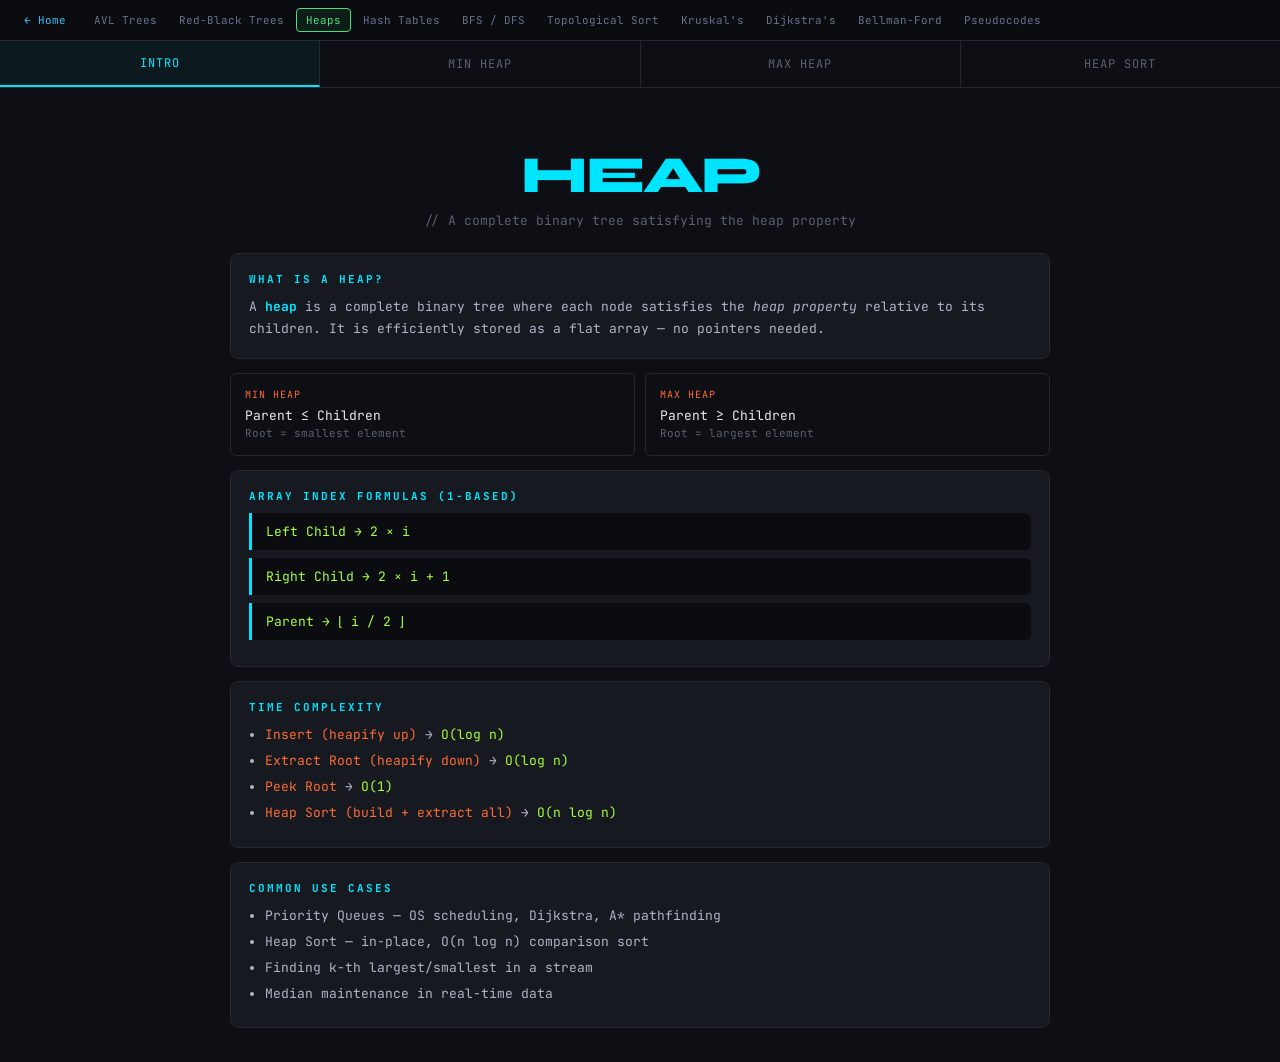
<file: heap-visualizer.html>
<!DOCTYPE html>
<html lang="en">
<head>
<meta charset="UTF-8">
<meta name="viewport" content="width=device-width, initial-scale=1.0">
<title>Heap Visualizer</title>
<link href="https://fonts.googleapis.com/css2?family=JetBrains+Mono:wght@400;700&family=Syne:wght@400;700;800&display=swap" rel="stylesheet">
<style>
  :root {
    --bg: #0d0f14; --surface: #161920; --border: #252830;
    --accent: #00e5ff; --accent2: #ff6b35; --accent3: #a8ff3e;
    --text: #e8eaf0; --muted: #5a5f70; --node-default: #1e2330;
    --compare: #ff6b35; --swap: #a8ff3e; --inserted: #00e5ff;
  }
  * { box-sizing: border-box; margin: 0; padding: 0; }
  body { background: var(--bg); color: var(--text); font-family: 'Syne', sans-serif; min-height: 100vh; }
  nav.page-nav { display: flex; border-bottom: 1px solid var(--border); }
  .nav-btn {
    flex: 1; padding: 14px; background: none; border: none; color: var(--muted);
    font-family: 'JetBrains Mono', monospace; font-size: 12px; cursor: pointer;
    border-right: 1px solid var(--border); transition: all 0.2s; text-transform: uppercase; letter-spacing: 1px;
  }
  .nav-btn:last-child { border-right: none; }
  .nav-btn.active { color: var(--accent); background: #00e5ff0d; border-bottom: 2px solid var(--accent); }
  .nav-btn:hover:not(.active) { color: var(--text); background: #ffffff06; }
  .page { display: none; padding: 20px; max-width: 860px; margin: 0 auto; }
  .page.active { display: block; }
  /* INTRO */
  .intro-hero { text-align: center; padding: 36px 0 24px; }
  .intro-hero h1 { font-size: 52px; font-weight: 800; color: var(--accent); letter-spacing: -2px; }
  .intro-hero p { color: var(--muted); font-size: 13px; font-family: 'JetBrains Mono', monospace; margin-top: 6px; }
  .card { background: var(--surface); border: 1px solid var(--border); border-radius: 8px; padding: 18px; margin-bottom: 14px; }
  .card h3 { font-size: 11px; color: var(--accent); text-transform: uppercase; letter-spacing: 2px; margin-bottom: 10px; font-family: 'JetBrains Mono', monospace; }
  .card p, .card li { font-size: 13px; color: #aeb5c8; line-height: 1.7; font-family: 'JetBrains Mono', monospace; }
  .card ul { padding-left: 16px; }
  .card li { margin-bottom: 4px; }
  .props { display: grid; grid-template-columns: 1fr 1fr; gap: 10px; }
  .prop-box { background: #0d0f14; border: 1px solid var(--border); border-radius: 6px; padding: 14px; }
  .prop-box .label { font-size: 10px; color: var(--accent2); font-family: 'JetBrains Mono', monospace; text-transform: uppercase; letter-spacing: 1px; margin-bottom: 6px; }
  .prop-box .val { font-size: 13px; color: var(--text); font-family: 'JetBrains Mono', monospace; }
  .formula { background: #0a0c10; border-left: 3px solid var(--accent); padding: 10px 14px; border-radius: 0 6px 6px 0; font-family: 'JetBrains Mono', monospace; font-size: 13px; color: var(--accent3); margin: 8px 0; }
  /* HEAP */
  h2 { font-size: 17px; font-weight: 800; color: var(--text); margin-bottom: 14px; }
  .sequence { display: flex; gap: 7px; flex-wrap: wrap; margin-bottom: 16px; align-items: center; }
  .seq-label { font-family: 'JetBrains Mono', monospace; font-size: 11px; color: var(--muted); margin-right: 4px; }
  .seq-node {
    width: 34px; height: 34px; border-radius: 50%; border: 2px solid var(--border);
    display: flex; align-items: center; justify-content: center;
    font-family: 'JetBrains Mono', monospace; font-size: 12px; font-weight: 700;
    transition: all 0.3s; background: var(--node-default); color: var(--muted);
  }
  .seq-node.inserted { border-color: var(--accent3); color: var(--accent3); background: #a8ff3e12; }
  .seq-node.current { border-color: var(--inserted); color: var(--inserted); background: #00e5ff12; animation: pulse 0.6s ease; }
  @keyframes pulse { 0%,100%{transform:scale(1)} 50%{transform:scale(1.18)} }
  .controls { display: flex; gap: 8px; margin-bottom: 14px; flex-wrap: wrap; align-items: center; }
  .btn {
    padding: 7px 16px; background: none; border: 1px solid var(--accent); color: var(--accent);
    font-family: 'JetBrains Mono', monospace; font-size: 11px; border-radius: 4px; cursor: pointer;
    transition: all 0.2s; text-transform: uppercase; letter-spacing: 1px;
  }
  .btn:hover { background: #00e5ff1a; }
  .btn:disabled { border-color: var(--border); color: var(--muted); cursor: not-allowed; background: none; }
  .btn.orange { border-color: var(--accent2); color: var(--accent2); }
  .btn.orange:hover { background: #ff6b351a; }
  .status-bar {
    background: var(--surface); border: 1px solid var(--border); border-radius: 6px;
    padding: 9px 13px; font-family: 'JetBrains Mono', monospace; font-size: 12px;
    color: var(--accent); margin-bottom: 14px; min-height: 36px;
  }
  .status-bar .op { color: var(--muted); }
  .tree-wrap { background: var(--surface); border: 1px solid var(--border); border-radius: 8px 8px 0 0; overflow: hidden; }
  svg.tree { width: 100%; display: block; }
  .tree-node circle { fill: var(--node-default); stroke: #3a4060; stroke-width: 2; transition: all 0.4s; }
  .tree-node text { fill: var(--text); font-family: 'JetBrains Mono', monospace; font-size: 13px; font-weight: 700; text-anchor: middle; dominant-baseline: central; }
  .tree-node.highlight circle { fill: #00e5ff1a; stroke: var(--inserted); }
  .tree-node.compare circle { fill: #ff6b351a; stroke: var(--compare); }
  .tree-node.swap circle { fill: #a8ff3e1a; stroke: var(--swap); }
  line.edge { stroke: var(--border); stroke-width: 1.5; }
  .array-view { display: flex; gap: 2px; flex-wrap: wrap; }
  .arr-cell {
    min-width: 36px; height: 36px; border: 1px solid var(--border); background: var(--node-default);
    display: flex; align-items: center; justify-content: center;
    font-family: 'JetBrains Mono', monospace; font-size: 12px; font-weight: 700; position: relative;
    border-radius: 3px; transition: all 0.3s;
  }
  .arr-cell .idx { position: absolute; top: -15px; font-size: 9px; color: var(--muted); width: 100%; text-align: center; }
  .arr-cell.highlight { border-color: var(--inserted); color: var(--inserted); background: #00e5ff0a; }
  .arr-cell.compare { border-color: var(--compare); color: var(--compare); background: #ff6b350a; }
  .arr-cell.swap { border-color: var(--swap); color: var(--swap); background: #a8ff3e0a; }
  .legend { display: flex; gap: 14px; flex-wrap: wrap; margin-bottom: 12px; }
  .leg { display: flex; align-items: center; gap: 5px; font-family: 'JetBrains Mono', monospace; font-size: 10px; color: var(--muted); }
  .leg-dot { width: 9px; height: 9px; border-radius: 50%; }
  /* SORT */
  .mode-sel { display: flex; border: 1px solid var(--border); border-radius: 6px; overflow: hidden; margin-bottom: 16px; width: fit-content; }
  .mode-btn { padding: 7px 18px; background: none; border: none; color: var(--muted); font-family: 'JetBrains Mono', monospace; font-size: 11px; cursor: pointer; transition: all 0.2s; text-transform: uppercase; }
  .mode-btn.active { background: var(--accent); color: #000; font-weight: 700; }
  .terminal {
    background: #080a0e; border: 1px solid var(--border); border-radius: 8px;
    padding: 12px; height: 150px; overflow-y: auto; font-family: 'JetBrains Mono', monospace; font-size: 11px;
    margin-top: 12px; scroll-behavior: smooth;
  }
  .term-line { line-height: 1.9; }
  .term-line.info { color: var(--muted); }
  .term-line.output { color: #fff; }
  .term-line.swap { color: var(--accent3); }
  .term-line.section { color: var(--accent); }
  .sort-out { display: flex; gap: 6px; flex-wrap: wrap; margin-top: 10px; }
  .sort-val { padding: 5px 11px; background: var(--node-default); border: 1px solid var(--border); font-family: 'JetBrains Mono', monospace; font-size: 12px; border-radius: 4px; animation: fadeIn 0.3s ease; }
  .sort-val.done { border-color: var(--accent3); color: var(--accent3); }
  @keyframes fadeIn { from{opacity:0;transform:translateY(-6px)} to{opacity:1;transform:translateY(0)} }
  .arr-sub { padding: 10px 12px 12px; background: var(--surface); border: 1px solid var(--border); border-top: none; border-radius: 0 0 8px 8px; }
  .arr-label { font-family: 'JetBrains Mono', monospace; font-size: 10px; color: var(--muted); margin-bottom: 8px; }
  .custom-controls { display: flex; gap: 8px; margin-bottom: 14px; flex-wrap: wrap; align-items: center; }
  .custom-controls input {
    min-width: 220px; flex: 1; background: var(--surface); border: 1px solid var(--border);
    color: var(--text); border-radius: 4px; padding: 7px 10px;
    font-family: 'JetBrains Mono', monospace; font-size: 11px;
  }
</style>
<link rel="stylesheet" href="site-nav.css">
</head>
<body>

<nav class="site-nav" aria-label="Site pages">
  <a class="site-nav-home" href="index.html">← Home</a>
  <a href="avl-tree.html">AVL Trees</a>
  <a href="rbt.html">Red-Black Trees</a>
  <a href="heap-visualizer.html" class="active">Heaps</a>
  <a href="hash-tables.html">Hash Tables</a>
  <a href="graph-traversal.html">BFS / DFS</a>
  <a href="topo-sort.html">Topological Sort</a>
  <a href="kruskals.html">Kruskal's</a>
  <a href="dijkstra.html">Dijkstra's</a>
  <a href="bellman-ford.html">Bellman-Ford</a>
  <a href="pseudocodes.html">Pseudocodes</a>
</nav>

<nav class="page-nav">
  <button class="nav-btn active" onclick="showPage('intro',this)">Intro</button>
  <button class="nav-btn" onclick="showPage('min',this)">Min Heap</button>
  <button class="nav-btn" onclick="showPage('max',this)">Max Heap</button>
  <button class="nav-btn" onclick="showPage('sort',this)">Heap Sort</button>
</nav>

<!-- INTRO -->
<div class="page active" id="page-intro">
  <div class="intro-hero">
    <h1>HEAP</h1>
    <p>// A complete binary tree satisfying the heap property</p>
  </div>
  <div class="card">
    <h3>What is a Heap?</h3>
    <p>A <strong style="color:var(--accent)">heap</strong> is a complete binary tree where each node satisfies the <em>heap property</em> relative to its children. It is efficiently stored as a flat array — no pointers needed.</p>
  </div>
  <div class="props" style="margin-bottom:14px">
    <div class="prop-box">
      <div class="label">Min Heap</div>
      <div class="val">Parent ≤ Children<br><span style="color:var(--muted);font-size:11px">Root = smallest element</span></div>
    </div>
    <div class="prop-box">
      <div class="label">Max Heap</div>
      <div class="val">Parent ≥ Children<br><span style="color:var(--muted);font-size:11px">Root = largest element</span></div>
    </div>
  </div>
  <div class="card">
    <h3>Array Index Formulas (1-based)</h3>
    <div class="formula">Left Child  →  2 × i</div>
    <div class="formula">Right Child →  2 × i + 1</div>
    <div class="formula">Parent      →  ⌊ i / 2 ⌋</div>
  </div>
  <div class="card">
    <h3>Time Complexity</h3>
    <ul>
      <li><span style="color:var(--accent2)">Insert (heapify up)</span> → <span style="color:var(--accent3)">O(log n)</span></li>
      <li><span style="color:var(--accent2)">Extract Root (heapify down)</span> → <span style="color:var(--accent3)">O(log n)</span></li>
      <li><span style="color:var(--accent2)">Peek Root</span> → <span style="color:var(--accent3)">O(1)</span></li>
      <li><span style="color:var(--accent2)">Heap Sort (build + extract all)</span> → <span style="color:var(--accent3)">O(n log n)</span></li>
    </ul>
  </div>
  <div class="card">
    <h3>Common Use Cases</h3>
    <ul>
      <li>Priority Queues — OS scheduling, Dijkstra, A* pathfinding</li>
      <li>Heap Sort — in-place, O(n log n) comparison sort</li>
      <li>Finding k-th largest/smallest in a stream</li>
      <li>Median maintenance in real-time data</li>
    </ul>
  </div>
</div>

<!-- MIN HEAP -->
<div class="page" id="page-min">
  <h2>Min Heap — Step-by-step Insertion</h2>
  <div class="legend">
    <div class="leg"><div class="leg-dot" style="background:var(--inserted)"></div>Inserted / Active</div>
    <div class="leg"><div class="leg-dot" style="background:var(--compare)"></div>Comparing</div>
    <div class="leg"><div class="leg-dot" style="background:var(--swap)"></div>Swapped</div>
  </div>
  <div class="sequence" id="min-seq"></div>
  <div class="custom-controls">
    <input id="min-custom" type="text" placeholder="Custom insertion: 14, 24, 12">
    <button class="btn" onclick="applyHeapCustom('min')">Use Custom Insertion</button>
  </div>
  <div class="controls">
    <button class="btn" id="min-prev-btn" onclick="minPrev()">◀ Prev Step</button>
    <button class="btn" id="min-next-btn" onclick="minStep()">Next Step ▶</button>
    <button class="btn orange" onclick="resetHeap('min')">Reset ↺</button>
  </div>
  <div class="status-bar" id="min-status"><span class="op">// Press "Next Step" to begin</span></div>
  <div class="tree-wrap"><svg class="tree" id="min-svg" height="260"></svg></div>
  <div class="arr-sub"><div class="arr-label">Array (1-indexed):</div><div class="array-view" id="min-arr"></div></div>
</div>

<!-- MAX HEAP -->
<div class="page" id="page-max">
  <h2>Max Heap — Step-by-step Insertion</h2>
  <div class="legend">
    <div class="leg"><div class="leg-dot" style="background:var(--inserted)"></div>Inserted / Active</div>
    <div class="leg"><div class="leg-dot" style="background:var(--compare)"></div>Comparing</div>
    <div class="leg"><div class="leg-dot" style="background:var(--swap)"></div>Swapped</div>
  </div>
  <div class="sequence" id="max-seq"></div>
  <div class="custom-controls">
    <input id="max-custom" type="text" placeholder="Custom insertion: 14, 24, 12">
    <button class="btn" onclick="applyHeapCustom('max')">Use Custom Insertion</button>
  </div>
  <div class="controls">
    <button class="btn" id="max-prev-btn" onclick="maxPrev()">◀ Prev Step</button>
    <button class="btn" id="max-next-btn" onclick="maxStep()">Next Step ▶</button>
    <button class="btn orange" onclick="resetHeap('max')">Reset ↺</button>
  </div>
  <div class="status-bar" id="max-status"><span class="op">// Press "Next Step" to begin</span></div>
  <div class="tree-wrap"><svg class="tree" id="max-svg" height="260"></svg></div>
  <div class="arr-sub"><div class="arr-label">Array (1-indexed):</div><div class="array-view" id="max-arr"></div></div>
</div>

<!-- HEAP SORT -->
<div class="page" id="page-sort">
  <h2>Heap Sort</h2>
  <div class="mode-sel">
    <button class="mode-btn active" id="sort-min-btn" onclick="setSortMode('min')">With Min Heap</button>
    <button class="mode-btn" id="sort-max-btn" onclick="setSortMode('max')">With Max Heap</button>
  </div>
  <div class="custom-controls">
    <input id="sort-custom" type="text" placeholder="Custom heap sort input: 14, 24, 12">
    <button class="btn" onclick="applyHeapCustom('sort')">Use Custom Input</button>
  </div>
  <div class="controls">
    <button class="btn" id="sort-prev-btn" onclick="sortPrev()">◀ Prev Step</button>
    <button class="btn" id="sort-next-btn" onclick="sortStep()">Next Step ▶</button>
    <button class="btn orange" onclick="resetSort()">Reset ↺</button>
  </div>
  <div class="status-bar" id="sort-status"><span class="op">// Min Heap → Ascending. Press "Next Step".</span></div>
  <div class="tree-wrap"><svg class="tree" id="sort-svg" height="260"></svg></div>
  <div class="arr-sub"><div class="arr-label">Active Heap Array:</div><div class="array-view" id="sort-arr"></div></div>
  <div style="margin-top:12px;">
    <div class="arr-label">Sorted Output:</div>
    <div class="sort-out" id="sort-out"></div>
  </div>
  <div class="terminal" id="sort-terminal">
    <div class="term-line info">$ heap_sort --mode=min --input=[14,24,12,11,25,8,35]</div>
    <div class="term-line info">// Press "Next Step" to begin</div>
  </div>
</div>

<script>
let VALUES = [14, 24, 12, 11, 25, 8, 35];

// ── Tree positions (% width, px from top, r=20)
const POS = {
  1:[50,35], 2:[25,95], 3:[75,95],
  4:[12.5,155], 5:[37.5,155], 6:[62.5,155], 7:[87.5,155]
};

function drawTree(svgId, heap, highlights, greyFrom) {
  const svg = document.getElementById(svgId);
  svg.innerHTML = '';
  const W = svg.getBoundingClientRect().width || 800;
  function px(p){ return [p[0]/100*W, p[1]]; }

  for (let i = 2; i <= heap.length; i++) {
    if (greyFrom !== undefined && i > greyFrom) continue;
    const p = Math.floor(i/2);
    const [x1,y1]=px(POS[p]), [x2,y2]=px(POS[i]);
    const ln = document.createElementNS('http://www.w3.org/2000/svg','line');
    ln.setAttribute('x1',x1);ln.setAttribute('y1',y1);ln.setAttribute('x2',x2);ln.setAttribute('y2',y2);
    ln.setAttribute('class','edge');
    if (greyFrom !== undefined && (i > greyFrom || p > greyFrom)) ln.setAttribute('stroke','#1a1d26');
    svg.appendChild(ln);
  }
  for (let i = 1; i <= heap.length; i++) {
    const [x,y] = px(POS[i]);
    const g = document.createElementNS('http://www.w3.org/2000/svg','g');
    let cls = 'tree-node';
    if (greyFrom !== undefined && i > greyFrom) cls += ' grey';
    else cls += ' ' + (highlights[i]||'');
    g.setAttribute('class', cls);
    const c = document.createElementNS('http://www.w3.org/2000/svg','circle');
    c.setAttribute('cx',x);c.setAttribute('cy',y);c.setAttribute('r',20);
    if (greyFrom !== undefined && i > greyFrom) {
      c.setAttribute('fill','#0d0f14');c.setAttribute('stroke','#1a1d26');
    }
    const t = document.createElementNS('http://www.w3.org/2000/svg','text');
    t.setAttribute('x',x);t.setAttribute('y',y);
    t.setAttribute('fill', greyFrom !== undefined && i > greyFrom ? '#2a2d38' : '');
    t.textContent = heap[i-1];
    g.appendChild(c);g.appendChild(t);
    svg.appendChild(g);
  }
}

function drawArr(id, heap, highlights, size) {
  const el = document.getElementById(id);
  el.innerHTML = '';
  for (let i = 0; i < heap.length; i++) {
    const d = document.createElement('div');
    const inActive = size === undefined || i < size;
    d.className = 'arr-cell ' + (inActive ? (highlights[i+1]||'') : '');
    if (!inActive) d.style.opacity = '0.25';
    d.innerHTML = `<span class="idx">${i+1}</span>${heap[i]}`;
    el.appendChild(d);
  }
}

// ── Heap State Machine
function makeHeapSM(type) {
  const isMin = type === 'min';
  const cmp = isMin ? (a,b)=>a<b : (a,b)=>a>b;
  let heap=[], steps=[], stepIdx=0, valIdx=0, seqIdx=-1;

  function genInsert(val) {
    const loc = [];
    heap.push(val);
    const pos = heap.length;
    loc.push({heap:[...heap], highlights:{[pos]:'highlight'}, seqIdx:valIdx,
      msg:`<span class="op">Insert</span> <span style="color:var(--inserted)">${val}</span> at index ${pos}`});
    let i = pos;
    while (i > 1) {
      const p = Math.floor(i/2);
      const op = isMin ? '<' : '>';
      loc.push({heap:[...heap], highlights:{[i]:'highlight',[p]:'compare'}, seqIdx:valIdx,
        msg:`<span class="op">Compare</span> <span style="color:var(--inserted)">${heap[i-1]}</span> ${op} <span style="color:var(--compare)">${heap[p-1]}</span>?`});
      if (cmp(heap[i-1],heap[p-1])) {
        [heap[i-1],heap[p-1]]=[heap[p-1],heap[i-1]];
        loc.push({heap:[...heap], highlights:{[i]:'swap',[p]:'swap'}, seqIdx:valIdx,
          msg:`<span style="color:var(--swap)">Swap!</span> ${heap[p-1]} moves up to position ${p}`});
        i = p;
      } else {
        loc.push({heap:[...heap], highlights:{[i]:'highlight'}, seqIdx:valIdx,
          msg:`<span class="op">No swap.</span> <span style="color:var(--inserted)">${heap[i-1]}</span> satisfies heap property.`});
        break;
      }
    }
    if (i===1) loc.push({heap:[...heap], highlights:{1:'highlight'}, seqIdx:valIdx,
      msg:`<span style="color:var(--accent3)">${heap[0]}</span> reached the root ✓`});
    return loc;
  }

  function reset(){ heap=[];steps=[];stepIdx=0;valIdx=0;seqIdx=-1; }
  function next(){
    if (stepIdx >= steps.length){
      if (valIdx >= VALUES.length) return null;
      seqIdx = valIdx;
      steps = steps.concat(genInsert(VALUES[valIdx]));
      valIdx++;
    }
    return steps[stepIdx++];
  }
  function prev(){
    if (stepIdx <= 1) { stepIdx = 0; return null; }
    stepIdx--;
    return steps[stepIdx - 1];
  }
  function isDone(){ return valIdx>=VALUES.length && stepIdx>=steps.length; }
  return {next,prev,reset,isDone};
}

let minSM = makeHeapSM('min');
let maxSM = makeHeapSM('max');

function renderStep(type, s) {
  drawTree(`${type}-svg`, s.heap, s.highlights);
  drawArr(`${type}-arr`, s.heap, s.highlights);
  document.getElementById(`${type}-status`).innerHTML = s.msg;
  renderSeq(`${type}-seq`, s.seqIdx);
}

function renderSeq(id, si) {
  document.querySelectorAll(`#${id} .seq-node`).forEach((n,i)=>{
    n.className='seq-node'+(i<si?' inserted':i===si?' current':'');
  });
}

function minStep(){
  const s = minSM.next();
  if (!s){ document.getElementById('min-next-btn').disabled=true;
    document.getElementById('min-status').innerHTML=`<span style="color:var(--accent3)">✓ Min Heap complete!</span>`; return; }
  renderStep('min',s);
  document.getElementById('min-prev-btn').disabled=false;
  document.getElementById('min-next-btn').disabled=false;
}
function maxStep(){
  const s = maxSM.next();
  if (!s){ document.getElementById('max-next-btn').disabled=true;
    document.getElementById('max-status').innerHTML=`<span style="color:var(--accent3)">✓ Max Heap complete!</span>`; return; }
  renderStep('max',s);
  document.getElementById('max-prev-btn').disabled=false;
  document.getElementById('max-next-btn').disabled=false;
}
function minPrev(){
  const s = minSM.prev();
  if (!s) resetHeap('min');
  else { renderStep('min',s); document.getElementById('min-next-btn').disabled=false; }
}
function maxPrev(){
  const s = maxSM.prev();
  if (!s) resetHeap('max');
  else { renderStep('max',s); document.getElementById('max-next-btn').disabled=false; }
}
function resetHeap(type){
  if(type==='min'){minSM.reset();document.getElementById('min-next-btn').disabled=false;
    document.getElementById('min-prev-btn').disabled=true;
    document.getElementById('min-status').innerHTML='<span class="op">// Press "Next Step" to begin</span>';
    document.getElementById('min-svg').innerHTML='';document.getElementById('min-arr').innerHTML='';
    renderSeq('min-seq',-1);}
  else{maxSM.reset();document.getElementById('max-next-btn').disabled=false;
    document.getElementById('max-prev-btn').disabled=true;
    document.getElementById('max-status').innerHTML='<span class="op">// Press "Next Step" to begin</span>';
    document.getElementById('max-svg').innerHTML='';document.getElementById('max-arr').innerHTML='';
    renderSeq('max-seq',-1);}
}

// ── Build final heap (used by sort)
function buildHeap(type){
  const isMin=type==='min';
  const cmp=isMin?(a,b)=>a<b:(a,b)=>a>b;
  let h=[];
  VALUES.forEach(v=>{
    h.push(v);let i=h.length;
    while(i>1){const p=Math.floor(i/2);if(cmp(h[i-1],h[p-1])){[h[i-1],h[p-1]]=[h[p-1],h[i-1]];i=p;}else break;}
  });
  return h;
}

// ── Heap Sort steps
let sortMode='min', sortSteps=[], sortIdx=0;

function genSortSteps(type){
  const isMin=type==='min';
  const cmp=isMin?(a,b)=>a<b:(a,b)=>a>b;
  let h=buildHeap(type);
  const steps=[];
  const extracted=[];
  let size=h.length;

  steps.push({heap:[...h],size,highlights:{1:'highlight'},extracted:[...extracted],
    msg:`Heap ready. Root = <span style="color:var(--accent)">${h[0]}</span>. Start extracting...`,
    log:{cls:'section',text:`=== Heap Sort (${type} heap) ===`}});

  while(size>0){
    const root=h[0];
    steps.push({heap:[...h],size,highlights:{1:'highlight',[size]:'compare'},extracted:[...extracted],
      msg:`Swap root <span style="color:var(--inserted)">${root}</span> ↔ last <span style="color:var(--compare)">${h[size-1]}</span>`,
      log:{cls:'output',text:`>> Extract root: ${root}`}});
    [h[0],h[size-1]]=[h[size-1],h[0]];
    extracted.push(root); size--;
    steps.push({heap:[...h],size,highlights:{1:'swap'},extracted:[...extracted],
      msg:`Removed <span style="color:var(--accent3)">${root}</span>. Heapify down...`, log:null});

    let i=1;
    while(true){
      let t=i,l=2*i,r=2*i+1;
      if(l<=size&&cmp(h[l-1],h[t-1])) t=l;
      if(r<=size&&cmp(h[r-1],h[t-1])) t=r;
      if(t===i){
        steps.push({heap:[...h],size,highlights:{[i]:'highlight'},extracted:[...extracted],
          msg:`<span style="color:var(--accent3)">Heap property restored</span> — ${size>0?'ready for next extraction.':'All done!'}`,
          log:null});
        break;
      }
      steps.push({heap:[...h],size,highlights:{[i]:'compare',[t]:'compare'},extracted:[...extracted],
        msg:`Compare node[${i}]=${h[i-1]} with child[${t}]=${h[t-1]}`, log:null});
      [h[i-1],h[t-1]]=[h[t-1],h[i-1]];
      steps.push({heap:[...h],size,highlights:{[i]:'swap',[t]:'swap'},extracted:[...extracted],
        msg:`<span style="color:var(--swap)">Swap!</span> ${h[i-1]} bubbles up`, log:null});
      i=t;
    }
  }
  steps.push({heap:[...h],size:0,highlights:{},extracted:[...extracted],
    msg:`<span style="color:var(--accent3)">✓ Sort complete!</span> Output: [${extracted.join(', ')}]`,
    log:{cls:'swap',text:`Sorted: [${extracted.join(', ')}]`}});
  return steps;
}

function setSortMode(m){
  sortMode=m;
  document.getElementById('sort-min-btn').className='mode-btn'+(m==='min'?' active':'');
  document.getElementById('sort-max-btn').className='mode-btn'+(m==='max'?' active':'');
  resetSort();
}
function resetSort(){
  sortSteps=genSortSteps(sortMode); sortIdx=0;
  document.getElementById('sort-next-btn').disabled=false;
  document.getElementById('sort-prev-btn').disabled=true;
  const h=buildHeap(sortMode);
  drawTree('sort-svg',h,{1:'highlight'});
  drawArr('sort-arr',h,{1:'highlight'},h.length);
  document.getElementById('sort-out').innerHTML='';
  document.getElementById('sort-status').innerHTML=
    `<span class="op">// ${sortMode==='min'?'Min Heap → Ascending':'Max Heap → Descending'}. Press "Next Step".</span>`;
  document.getElementById('sort-terminal').innerHTML=
    `<div class="term-line info">$ heap_sort --mode=${sortMode} --input=[${VALUES}]</div>`+
    `<div class="term-line info">// Press "Next Step" to begin</div>`;
}
function renderSortState(s) {
  drawTree('sort-svg',s.heap,s.highlights,s.size);
  drawArr('sort-arr',s.heap,s.highlights,s.size);
  document.getElementById('sort-status').innerHTML=s.msg;
  const outEl=document.getElementById('sort-out');
  outEl.innerHTML='';
  s.extracted.forEach(v=>{
    const d=document.createElement('div');
    d.className='sort-val done';d.textContent=v;outEl.appendChild(d);
  });
  if(s.log){
    const term=document.getElementById('sort-terminal');
    const line=document.createElement('div');
    line.className='term-line '+s.log.cls;
    line.textContent=s.log.text;
    term.appendChild(line);term.scrollTop=term.scrollHeight;
  }
}
function sortStep(){
  if(sortIdx>=sortSteps.length){document.getElementById('sort-next-btn').disabled=true;return;}
  const s=sortSteps[sortIdx++];
  renderSortState(s);
  document.getElementById('sort-prev-btn').disabled=false;
  if(sortIdx>=sortSteps.length) document.getElementById('sort-next-btn').disabled=true;
}
function sortPrev(){
  if(sortIdx <= 1) { resetSort(); return; }
  const target = sortIdx - 1;
  resetSort();
  for (let i = 0; i < target - 1; i++) renderSortState(sortSteps[i]);
  renderSortState(sortSteps[target - 1]);
  sortIdx = target;
  document.getElementById('sort-prev-btn').disabled = sortIdx <= 1;
  document.getElementById('sort-next-btn').disabled = false;
}

function parseValues(raw) {
  return raw.split(/[\s,]+/).map(v => parseInt(v, 10)).filter(Number.isFinite);
}

function applyHeapCustom(target) {
  const inputId = target === 'sort' ? 'sort-custom' : `${target}-custom`;
  const vals = parseValues(document.getElementById(inputId).value);
  if (!vals.length) return;
  VALUES = vals;
  initSeqs();
  minSM = makeHeapSM('min');
  maxSM = makeHeapSM('max');
  resetHeap('min');
  resetHeap('max');
  resetSort();
}

function showPage(id,btn){
  document.querySelectorAll('.page').forEach(p=>p.classList.remove('active'));
  document.querySelectorAll('.nav-btn').forEach(b=>b.classList.remove('active'));
  document.getElementById('page-'+id).classList.add('active');
  btn.classList.add('active');
}

// Init sequences
function initSeqs(){
  ['min-seq','max-seq'].forEach(id=>{
    const el=document.getElementById(id);
    el.innerHTML='<span class="seq-label">Insert sequence:</span>';
    VALUES.forEach(v=>{
      const d=document.createElement('div');
      d.className='seq-node';d.textContent=v;el.appendChild(d);
    });
  });
}
initSeqs();
resetHeap('min');
resetHeap('max');
resetSort();
</script>
</body>
</html>
</file>
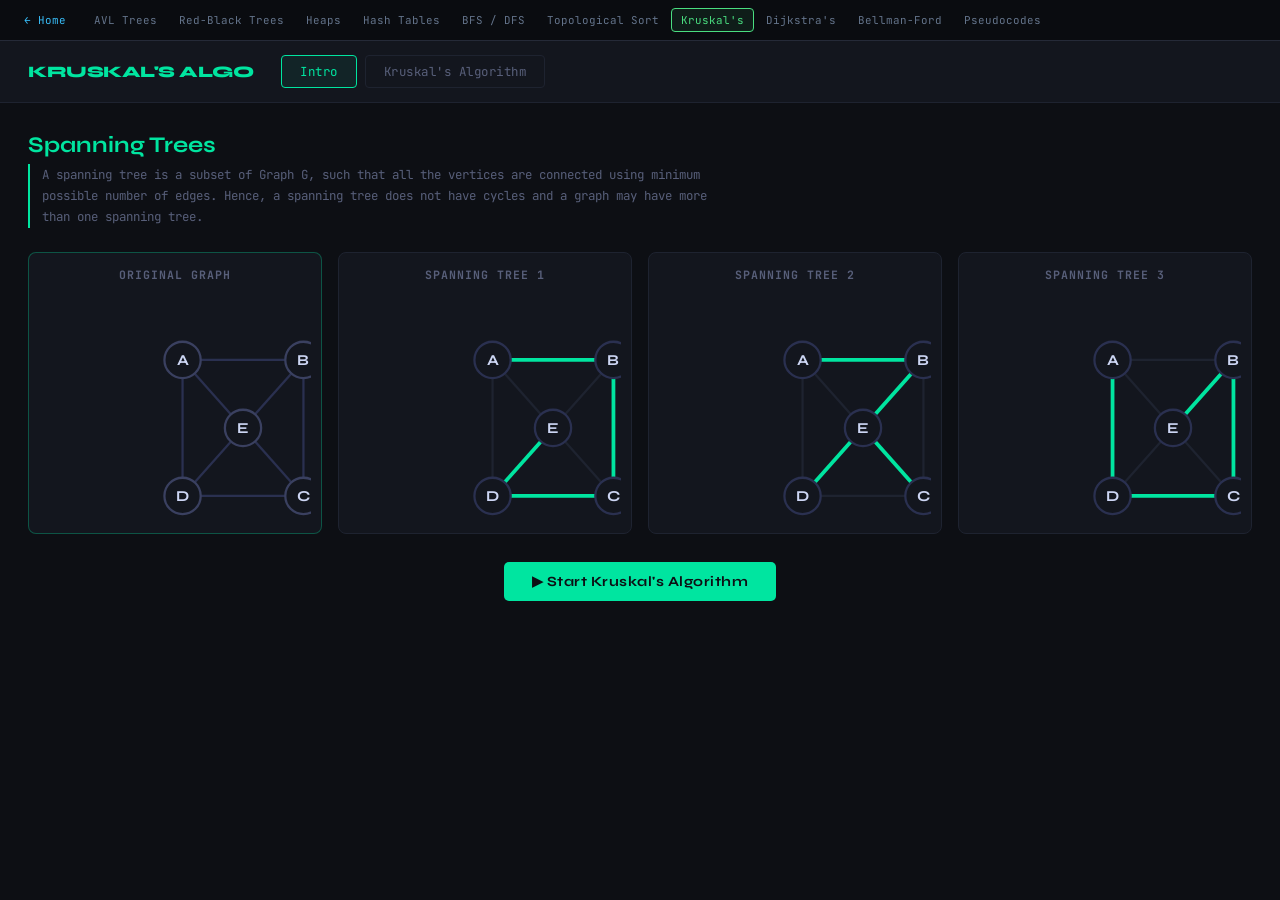
<file: kruskals.html>
<!DOCTYPE html>
<html lang="en">
<head>
<meta charset="UTF-8">
<meta name="viewport" content="width=device-width, initial-scale=1.0">
<title>Kruskal's Algorithm</title>
<style>
  @import url('https://fonts.googleapis.com/css2?family=JetBrains+Mono:wght@400;700&family=Syne:wght@400;700;800&display=swap');

  :root {
    --bg: #0d0f14;
    --panel: #13161e;
    --border: #1e2330;
    --accent: #00e5a0;
    --accent2: #ff6b35;
    --text: #cdd6f4;
    --muted: #585f7a;
    --edge-default: #2a3050;
    --edge-active: #00e5a0;
    --node-bg: #1a1f2e;
    --node-border: #3a4060;
  }

  * { margin: 0; padding: 0; box-sizing: border-box; }

  body {
    font-family: 'JetBrains Mono', monospace;
    background: var(--bg);
    color: var(--text);
    min-height: 100vh;
    overflow-x: hidden;
  }

  /* NAV */
  nav.page-nav {
    display: flex;
    align-items: center;
    gap: 8px;
    padding: 14px 28px;
    background: var(--panel);
    border-bottom: 1px solid var(--border);
  }
  nav.page-nav span {
    font-family: 'Syne', sans-serif;
    font-weight: 800;
    font-size: 1rem;
    color: var(--accent);
    margin-right: 20px;
    letter-spacing: -0.5px;
  }
  .nav-btn {
    padding: 7px 18px;
    border: 1px solid var(--border);
    background: transparent;
    color: var(--muted);
    font-family: 'JetBrains Mono', monospace;
    font-size: 0.78rem;
    cursor: pointer;
    border-radius: 4px;
    transition: all 0.2s;
    letter-spacing: 0.5px;
  }
  .nav-btn:hover, .nav-btn.active {
    border-color: var(--accent);
    color: var(--accent);
    background: rgba(0,229,160,0.07);
  }

  /* PAGES */
  .page { display: none; padding: 28px; }
  .page.active { display: block; }

  /* HOME */
  #home {
    display: none;
    flex-direction: column;
    align-items: center;
    justify-content: center;
    min-height: calc(100vh - 53px);
    text-align: center;
    gap: 16px;
  }
  #home.active { display: flex; }
  #home h1 {
    font-family: 'Syne', sans-serif;
    font-size: 3rem;
    font-weight: 800;
    color: var(--accent);
  }
  #home p { color: var(--muted); font-size: 0.85rem; max-width: 400px; }

  /* INTRO PAGE */
  .intro-header {
    font-family: 'Syne', sans-serif;
    font-size: 1.4rem;
    font-weight: 700;
    color: var(--accent);
    margin-bottom: 6px;
  }
  .intro-sub {
    color: var(--muted);
    font-size: 0.78rem;
    margin-bottom: 24px;
    max-width: 700px;
    line-height: 1.7;
    border-left: 2px solid var(--accent);
    padding-left: 12px;
  }
  .intro-grid {
    display: grid;
    grid-template-columns: 1fr 1fr 1fr 1fr;
    gap: 16px;
    margin-bottom: 28px;
  }
  .graph-card {
    background: var(--panel);
    border: 1px solid var(--border);
    border-radius: 8px;
    padding: 14px 10px 10px;
    text-align: center;
  }
  .graph-card h4 {
    font-size: 0.72rem;
    color: var(--muted);
    margin-bottom: 10px;
    letter-spacing: 1px;
    text-transform: uppercase;
  }
  .graph-card.highlight { border-color: rgba(0,229,160,0.3); }
  .intro-actions { display: flex; justify-content: center; }
  .btn-primary {
    padding: 11px 28px;
    background: var(--accent);
    color: #0d0f14;
    border: none;
    font-family: 'Syne', sans-serif;
    font-weight: 700;
    font-size: 0.88rem;
    cursor: pointer;
    border-radius: 5px;
    letter-spacing: 0.5px;
    transition: opacity 0.2s;
  }
  .btn-primary:hover { opacity: 0.85; }

  /* KRUSKAL PAGE */
  .kruskal-layout {
    display: grid;
    grid-template-columns: 200px 1fr;
    gap: 16px;
    height: calc(100vh - 110px);
  }

  /* EDGE LIST */
  .edge-panel {
    background: var(--panel);
    border: 1px solid var(--border);
    border-radius: 8px;
    padding: 14px;
    display: flex;
    flex-direction: column;
    gap: 6px;
    overflow-y: auto;
  }
  .edge-panel h3 {
    font-size: 0.7rem;
    color: var(--muted);
    letter-spacing: 1px;
    text-transform: uppercase;
    margin-bottom: 6px;
    border-bottom: 1px solid var(--border);
    padding-bottom: 6px;
  }
  .edge-item {
    display: flex;
    justify-content: space-between;
    align-items: center;
    padding: 6px 8px;
    border-radius: 4px;
    font-size: 0.76rem;
    border: 1px solid transparent;
    transition: all 0.3s;
    color: var(--muted);
  }
  .edge-item.current { border-color: var(--accent2); color: var(--accent2); background: rgba(255,107,53,0.07); }
  .edge-item.added { color: var(--accent); border-color: rgba(0,229,160,0.3); background: rgba(0,229,160,0.05); }
  .edge-item.skipped { color: #555; text-decoration: line-through; }
  .edge-weight { font-weight: 700; }

  /* COST DISPLAY */
  .cost-box {
    margin-top: auto;
    background: var(--bg);
    border: 1px solid var(--border);
    border-radius: 6px;
    padding: 10px;
    text-align: center;
  }
  .cost-box label { font-size: 0.65rem; color: var(--muted); letter-spacing: 1px; text-transform: uppercase; }
  .cost-value { font-family: 'Syne', sans-serif; font-size: 1.8rem; font-weight: 800; color: var(--accent); }

  /* GRAPHS */
  .graphs-col { display: flex; flex-direction: row; gap: 12px; }
  .graph-panel {
    background: var(--panel);
    border: 1px solid var(--border);
    border-radius: 8px;
    flex: 1;
    position: relative;
    overflow: hidden;
    height: calc(100vh - 110px);
  }
  .graph-panel h3 {
    position: absolute;
    top: 10px; left: 14px;
    font-size: 0.68rem;
    color: var(--muted);
    letter-spacing: 1px;
    text-transform: uppercase;
    z-index: 2;
  }
  svg { width: 100%; height: 100%; }

  /* NODE */
  .node circle { fill: var(--node-bg); stroke: var(--node-border); stroke-width: 2; transition: all 0.3s; }
  .node text { fill: var(--text); font-family: 'Syne', sans-serif; font-weight: 700; font-size: 13px; text-anchor: middle; dominant-baseline: central; pointer-events: none; }
  .node.in-mst circle { stroke: var(--accent); stroke-width: 2.5; fill: rgba(0,229,160,0.1); }

  /* EDGE SVG */
  .graph-edge { stroke: var(--edge-default); stroke-width: 2; transition: all 0.4s; }
  .graph-edge.in-mst { stroke: var(--accent); stroke-width: 3; }
  .graph-edge.checking { stroke: var(--accent2); stroke-width: 3; }
  .graph-edge.skipped { stroke: #a03010; stroke-width: 2.5; }
  .edge-label { fill: var(--muted); font-family: 'JetBrains Mono', monospace; font-size: 11px; text-anchor: middle; dominant-baseline: central; pointer-events: none; transition: fill 0.3s; }
  .edge-label.in-mst { fill: var(--accent); }
  .edge-label.checking { fill: var(--accent2); }
  .edge-label.skipped { fill: #a03010; }

  /* CONTROLS */
  .controls {
    display: flex;
    gap: 8px;
    padding: 10px 14px;
    background: var(--panel);
    border-bottom: 1px solid var(--border);
    align-items: center;
  }
  .ctrl-btn {
    padding: 7px 16px;
    border: 1px solid var(--border);
    background: transparent;
    color: var(--text);
    font-family: 'JetBrains Mono', monospace;
    font-size: 0.76rem;
    cursor: pointer;
    border-radius: 4px;
    transition: all 0.2s;
  }
  .ctrl-btn:hover { border-color: var(--accent); color: var(--accent); }
  .ctrl-btn:disabled { opacity: 0.3; cursor: not-allowed; }
  .status-msg {
    font-size: 0.74rem;
    color: var(--muted);
    margin-left: auto;
  }
  .status-msg.ok { color: var(--accent); }
  .status-msg.skip { color: var(--accent2); }
  .status-msg.done { color: var(--text); font-weight: 700; }
  
  /* Intro SVG labels */
  .intro-elabel { fill: #444; font-size: 10px; font-family: 'JetBrains Mono', monospace; text-anchor: middle; }
</style>
<link rel="stylesheet" href="site-nav.css">
</head>
<body>

<nav class="site-nav" aria-label="Site pages">
  <a class="site-nav-home" href="index.html">← Home</a>
  <a href="avl-tree.html">AVL Trees</a>
  <a href="rbt.html">Red-Black Trees</a>
  <a href="heap-visualizer.html">Heaps</a>
  <a href="hash-tables.html">Hash Tables</a>
  <a href="graph-traversal.html">BFS / DFS</a>
  <a href="topo-sort.html">Topological Sort</a>
  <a href="kruskals.html" class="active">Kruskal's</a>
  <a href="dijkstra.html">Dijkstra's</a>
  <a href="bellman-ford.html">Bellman-Ford</a>
  <a href="pseudocodes.html">Pseudocodes</a>
</nav>

<nav class="page-nav">
  <span>KRUSKAL'S ALGO</span>
  <button class="nav-btn active" onclick="showPage('intro')">Intro</button>
  <button class="nav-btn" onclick="showPage('kruskal')">Kruskal's Algorithm</button>
</nav>

<!-- INTRO PAGE -->
<div id="intro" class="page active">
  <div class="intro-header">Spanning Trees</div>
  <p class="intro-sub">
    A spanning tree is a subset of Graph G, such that all the vertices are connected using minimum possible number of edges.
    Hence, a spanning tree does not have cycles and a graph may have more than one spanning tree.
  </p>
  <div class="intro-grid">
    <div class="graph-card highlight">
      <h4>Original Graph</h4>
      <svg viewBox="0 0 180 150" id="intro-main"></svg>
    </div>
    <div class="graph-card">
      <h4>Spanning Tree 1</h4>
      <svg viewBox="0 0 180 150" id="intro-st1"></svg>
    </div>
    <div class="graph-card">
      <h4>Spanning Tree 2</h4>
      <svg viewBox="0 0 180 150" id="intro-st2"></svg>
    </div>
    <div class="graph-card">
      <h4>Spanning Tree 3</h4>
      <svg viewBox="0 0 180 150" id="intro-st3"></svg>
    </div>
  </div>
  <div class="intro-actions">
    <button class="btn-primary" onclick="showPage('kruskal')">▶ Start Kruskal's Algorithm</button>
  </div>
</div>

<!-- KRUSKAL PAGE -->
<div id="kruskal" class="page">
  <div class="controls">
    <button class="ctrl-btn" id="btn-prev" onclick="prevStep()">← Step</button>
    <button class="ctrl-btn" id="btn-step" onclick="step()">Step →</button>
    <button class="ctrl-btn" id="btn-auto" onclick="toggleAuto()">Auto Play</button>
    <button class="ctrl-btn" onclick="resetKruskal()">Reset</button>
    <span class="status-msg" id="status-msg">Press Step or Auto Play</span>
  </div>
  <div class="kruskal-layout">
    <div class="edge-panel">
      <h3>Sorted Edges</h3>
      <div id="edge-list"></div>
      <div class="cost-box">
        <label>MST Cost</label>
        <div class="cost-value" id="cost-display">0</div>
      </div>
    </div>
    <div class="graphs-col">
      <div class="graph-panel">
        <h3>Original Graph</h3>
        <svg id="main-svg" viewBox="0 0 600 260"></svg>
      </div>
      <div class="graph-panel">
        <h3>MST (Building...)</h3>
        <svg id="mst-svg" viewBox="0 0 600 260"></svg>
      </div>
    </div>
  </div>
</div>

<script>
// ─── GRAPH DATA ───────────────────────────────────────────────
const NODES = ['A','B','C','D','E','F','G'];
const NODE_POS = {
  A: [100,  50],  B: [200, 50],  C: [450, 50],
  D: [550, 80],   E: [300, 130], F: [500, 210],
  G: [100, 210]
};
// Edges with specified weights
const EDGES = [
  ['A','G', 1], ['B','G', 2], ['B','E', 3], ['C','E', 4],
  ['C','F', 5], ['A','B', 6], ['B','C', 7], ['F','E', 8],
  ['F','G', 9], ['G','E', 10], ['C','D', 11], ['D','F', 12]
];

// ─── PAGE SWITCH ──────────────────────────────────────────────
function showPage(id) {
  document.querySelectorAll('.page').forEach(p => p.classList.remove('active'));
  document.querySelectorAll('.nav-btn').forEach(b => b.classList.remove('active'));
  document.getElementById(id).classList.add('active');
  const idx = id === 'intro' ? 0 : 1;
  document.querySelectorAll('.nav-btn')[idx].classList.add('active');
  if (id === 'kruskal') initKruskal();
}

// ─── INTRO GRAPHS ─────────────────────────────────────────────
const introNodes = ['A','B','C','D','E'];
const introPts = { A:[90,30], B:[170,30], C:[170,120], D:[90,120], E:[130,75] };
const introEdges  = [['A','B'],['B','C'],['C','D'],['D','A'],['A','E'],['B','E'],['C','E'],['D','E']];
const introSTs = [
  [['A','B'],['B','C'],['C','D'],['D','E']],
  [['A','B'],['B','E'],['E','C'],['E','D']],
  [['A','D'],['D','C'],['C','B'],['B','E']]
];

function drawIntroGraph(svgId, highlightEdges) {
  const svg = document.getElementById(svgId);
  svg.innerHTML = '';
  const isMain = highlightEdges === null;
  const edgeSet = highlightEdges ? new Set(highlightEdges.map(e => e[0]+'-'+e[1])) : null;

  function addEdge(a, b, hi) {
    const [x1,y1] = introPts[a], [x2,y2] = introPts[b];
    const line = document.createElementNS('http://www.w3.org/2000/svg','line');
    line.setAttribute('x1', x1+5); line.setAttribute('y1', y1+5);
    line.setAttribute('x2', x2+5); line.setAttribute('y2', y2+5);
    line.setAttribute('stroke', hi ? '#00e5a0' : (isMain ? '#2a3050' : '#1e2330'));
    line.setAttribute('stroke-width', hi ? 2.5 : 1.5);
    svg.appendChild(line);
  }

  introEdges.forEach(([a,b]) => {
    const key1 = a+'-'+b, key2 = b+'-'+a;
    const hi = isMain ? false : (edgeSet.has(key1)||edgeSet.has(key2));
    addEdge(a, b, hi);
  });

  Object.entries(introPts).forEach(([n,[x,y]]) => {
    const g = document.createElementNS('http://www.w3.org/2000/svg','g');
    const c = document.createElementNS('http://www.w3.org/2000/svg','circle');
    c.setAttribute('cx', x+5); c.setAttribute('cy', y+5); c.setAttribute('r', 12);
    c.setAttribute('fill', '#13161e');
    c.setAttribute('stroke', isMain ? '#3a4060' : '#2a3050');
    c.setAttribute('stroke-width', '1.5');
    const t = document.createElementNS('http://www.w3.org/2000/svg','text');
    t.setAttribute('x', x+5); t.setAttribute('y', y+5);
    t.setAttribute('fill', '#cdd6f4'); t.setAttribute('font-size', '10');
    t.setAttribute('font-family', 'Syne,sans-serif'); t.setAttribute('font-weight', '700');
    t.setAttribute('text-anchor', 'middle'); t.setAttribute('dominant-baseline', 'central');
    t.textContent = n;
    g.appendChild(c); g.appendChild(t); svg.appendChild(g);
  });
}

drawIntroGraph('intro-main', null);
drawIntroGraph('intro-st1', introSTs[0]);
drawIntroGraph('intro-st2', introSTs[1]);
drawIntroGraph('intro-st3', introSTs[2]);

// ─── KRUSKAL ──────────────────────────────────────────────────
let sortedEdges = [], stepIdx = 0, mstEdges = [], skippedEdges = [], mstCost = 0;
let parent = {}, ufRank = {}, autoTimer = null, edgeState = [];

function find(x) { if (parent[x] !== x) parent[x] = find(parent[x]); return parent[x]; }
function union(x, y) {
  const rx = find(x), ry = find(y);
  if (rx === ry) return false;
  if (ufRank[rx] < ufRank[ry]) parent[rx] = ry;
  else if (ufRank[rx] > ufRank[ry]) parent[ry] = rx;
  else { parent[ry] = rx; ufRank[rx]++; }
  return true;
}

function initKruskal() {
  sortedEdges = [...EDGES].sort((a,b) => a[2]-b[2]);
  stepIdx = 0; mstEdges = []; skippedEdges = []; mstCost = 0; edgeState = [];
  parent = {}; ufRank = {};
  NODES.forEach(n => { parent[n] = n; ufRank[n] = 0; });
  if (autoTimer) { clearInterval(autoTimer); autoTimer = null; document.getElementById('btn-auto').textContent = 'Auto Play'; }
  renderEdgeList(-1, []);
  document.getElementById('cost-display').textContent = '0';
  document.getElementById('status-msg').textContent = 'Press Step or Auto Play';
  document.getElementById('status-msg').className = 'status-msg';
  document.getElementById('btn-step').disabled = false;
  document.getElementById('btn-prev').disabled = true;
  document.querySelector('#kruskal .graph-panel:last-child h3').textContent = 'MST (Building...)';
  renderMainGraph([], null, []);
  renderMSTGraph([]);
}

function renderEdgeList(currentIdx, processed) {
  const el = document.getElementById('edge-list');
  el.innerHTML = '';
  sortedEdges.forEach(([a,b,w], i) => {
    const div = document.createElement('div');
    div.className = 'edge-item';
    if (i === currentIdx) div.classList.add('current');
    else if (processed[i] === 'added') div.classList.add('added');
    else if (processed[i] === 'skipped') div.classList.add('skipped');
    div.innerHTML = `<span>${a} — ${b}</span><span class="edge-weight">${w}</span>`;
    el.appendChild(div);
  });
}

function step() {
  if (stepIdx >= sortedEdges.length) { finishKruskal(); return; }
  const [a, b, w] = sortedEdges[stepIdx];
  const canAdd = union(a, b);
  if (canAdd) {
    mstEdges.push([a,b,w]);
    mstCost += w;
    edgeState[stepIdx] = 'added';
    document.getElementById('cost-display').textContent = mstCost;
    setStatus(`✓ Added ${a}–${b}  (w=${w})`, 'ok');
    // Check if MST is complete (n-1 edges for n nodes)
    if (mstEdges.length === NODES.length - 1) {
      stepIdx++;
      renderEdgeList(-1, edgeState);
      renderMainGraph(mstEdges, [a,b], skippedEdges);
      renderMSTGraph(mstEdges);
      finishKruskal();
      return;
    }
  } else {
    skippedEdges.push([a,b]);
    edgeState[stepIdx] = 'skipped';
    setStatus(`✗ Skipped ${a}–${b}  — creates cycle!`, 'skip');
  }
  stepIdx++;
  renderEdgeList(stepIdx < sortedEdges.length ? stepIdx : -1, edgeState);
  renderMainGraph(mstEdges, [a,b], skippedEdges);
  renderMSTGraph(mstEdges);
  document.getElementById('btn-prev').disabled = stepIdx === 0;
  if (stepIdx >= sortedEdges.length) { finishKruskal(); }
}

function prevStep() {
  if (stepIdx === 0) return;
  const target = stepIdx - 1;
  initKruskal();
  for (let i = 0; i < target; i++) step();
  document.getElementById('btn-step').disabled = false;
  document.getElementById('btn-prev').disabled = stepIdx === 0;
  if (target === 0) setStatus('Press Step or Auto Play', '');
}

function finishKruskal() {
  if (autoTimer) { clearInterval(autoTimer); autoTimer = null; document.getElementById('btn-auto').textContent = 'Auto Play'; }
  document.getElementById('btn-step').disabled = true;
  document.getElementById('btn-prev').disabled = stepIdx === 0;
  setStatus(`✓ MST complete — Cost: ${mstCost}`, 'done');
  renderEdgeList(-1, edgeState);
  document.querySelector('#kruskal .graph-panel:last-child h3').textContent = `MST — Total Cost: ${mstCost}`;
}

function setStatus(msg, cls) {
  const el = document.getElementById('status-msg');
  el.textContent = msg; el.className = 'status-msg ' + (cls||'');
}

function toggleAuto() {
  if (autoTimer) { clearInterval(autoTimer); autoTimer = null; document.getElementById('btn-auto').textContent = 'Auto Play'; }
  else {
    document.getElementById('btn-auto').textContent = 'Pause';
    autoTimer = setInterval(() => {
      if (stepIdx >= sortedEdges.length) { finishKruskal(); }
      else step();
    }, 900);
  }
}

function resetKruskal() {
  parent = {}; edgeState = [];
  NODES.forEach(n => parent[n] = n);
  initKruskal();
}

// ─── SVG RENDERING ────────────────────────────────────────────
function renderGraph(svgId, highlightEdges, checkingEdge, skippedEdgesList) {
  const svg = document.getElementById(svgId);
  svg.innerHTML = '';
  const hiSet = new Set(highlightEdges.map(([a,b]) => [a,b].sort().join('-')));
  const skipSet = new Set((skippedEdgesList||[]).map(([a,b]) => [a,b].sort().join('-')));
  const checkKey = checkingEdge ? checkingEdge.slice().sort().join('-') : null;

  // edges
  EDGES.forEach(([a,b,w]) => {
    const key = [a,b].sort().join('-');
    const inMST = hiSet.has(key);
    const isSkipped = skipSet.has(key);
    const isChecking = checkKey === key;
    const [x1,y1] = NODE_POS[a], [x2,y2] = NODE_POS[b];
    const mx = (x1+x2)/2, my = (y1+y2)/2;
    const dx = y2-y1, dy = x1-x2, len = Math.sqrt(dx*dx+dy*dy);
    const ox = dx/len*12, oy = dy/len*12;

    const line = document.createElementNS('http://www.w3.org/2000/svg','line');
    line.setAttribute('x1',x1); line.setAttribute('y1',y1);
    line.setAttribute('x2',x2); line.setAttribute('y2',y2);
    let cls = 'graph-edge';
    if (inMST) cls += ' in-mst';
    else if (isChecking) cls += ' checking';
    else if (isSkipped) cls += ' skipped';
    line.setAttribute('class', cls);
    svg.appendChild(line);

    const bg = document.createElementNS('http://www.w3.org/2000/svg','rect');
    bg.setAttribute('x', mx+ox-9); bg.setAttribute('y', my+oy-8);
    bg.setAttribute('width',18); bg.setAttribute('height',16); bg.setAttribute('rx',3);
    bg.setAttribute('fill','#0d0f14'); bg.setAttribute('opacity','0.85');
    svg.appendChild(bg);

    const lbl = document.createElementNS('http://www.w3.org/2000/svg','text');
    lbl.setAttribute('x', mx+ox); lbl.setAttribute('y', my+oy);
    let lcls = 'edge-label';
    if (inMST) lcls += ' in-mst';
    else if (isChecking) lcls += ' checking';
    else if (isSkipped) lcls += ' skipped';
    lbl.setAttribute('class', lcls);
    lbl.textContent = w; svg.appendChild(lbl);
  });

  // nodes
  NODES.forEach(n => {
    const [x,y] = NODE_POS[n];
    const inMST = mstEdges.some(([a,b]) => a===n||b===n);
    const g = document.createElementNS('http://www.w3.org/2000/svg','g');
    g.setAttribute('class','node'+(inMST?' in-mst':''));
    const c = document.createElementNS('http://www.w3.org/2000/svg','circle');
    c.setAttribute('cx',x); c.setAttribute('cy',y); c.setAttribute('r',18);
    const t = document.createElementNS('http://www.w3.org/2000/svg','text');
    t.setAttribute('x',x); t.setAttribute('y',y); t.textContent = n;
    g.appendChild(c); g.appendChild(t); svg.appendChild(g);
  });
}

function renderMSTGraph(mstEdgeList) {
  const svg = document.getElementById('mst-svg');
  svg.innerHTML = '';
  const mstSet = new Set(mstEdgeList.map(([a,b]) => [a,b].sort().join('-')));

  // draw all edges dim
  EDGES.forEach(([a,b,w]) => {
    const key = [a,b].sort().join('-');
    const inMST = mstSet.has(key);
    if (!inMST) return;
    const [x1,y1] = NODE_POS[a], [x2,y2] = NODE_POS[b];
    const mx = (x1+x2)/2, my = (y1+y2)/2;
    const dx = y2-y1, dy = x1-x2, len = Math.sqrt(dx*dx+dy*dy);
    const ox = dx/len*12, oy = dy/len*12;
    const line = document.createElementNS('http://www.w3.org/2000/svg','line');
    line.setAttribute('x1',x1); line.setAttribute('y1',y1);
    line.setAttribute('x2',x2); line.setAttribute('y2',y2);
    line.setAttribute('class','graph-edge in-mst'); svg.appendChild(line);
    const bg = document.createElementNS('http://www.w3.org/2000/svg','rect');
    bg.setAttribute('x', mx+ox-9); bg.setAttribute('y', my+oy-8);
    bg.setAttribute('width',18); bg.setAttribute('height',16); bg.setAttribute('rx',3);
    bg.setAttribute('fill','#0d0f14'); bg.setAttribute('opacity','0.85'); svg.appendChild(bg);
    const lbl = document.createElementNS('http://www.w3.org/2000/svg','text');
    lbl.setAttribute('x', mx+ox); lbl.setAttribute('y', my+oy);
    lbl.setAttribute('class','edge-label in-mst'); lbl.textContent = w; svg.appendChild(lbl);
  });

  // nodes
  const inMSTNodes = new Set();
  mstEdgeList.forEach(([a,b]) => { inMSTNodes.add(a); inMSTNodes.add(b); });
  NODES.forEach(n => {
    const [x,y] = NODE_POS[n];
    const active = inMSTNodes.has(n);
    const g = document.createElementNS('http://www.w3.org/2000/svg','g');
    g.setAttribute('class','node'+(active?' in-mst':''));
    const c = document.createElementNS('http://www.w3.org/2000/svg','circle');
    c.setAttribute('cx',x); c.setAttribute('cy',y); c.setAttribute('r',18);
    if (!active) { c.setAttribute('stroke','#1e2330'); c.setAttribute('fill','#0d0f14'); c.style.opacity='0.4'; }
    const t = document.createElementNS('http://www.w3.org/2000/svg','text');
    t.setAttribute('x',x); t.setAttribute('y',y); t.textContent = n;
    if (!active) t.style.opacity='0.3';
    g.appendChild(c); g.appendChild(t); svg.appendChild(g);
  });
}

function renderMainGraph(mstList, checking, skipped) {
  renderGraph('main-svg', mstList, checking, skipped||[]);
}

// Boot
initKruskal();
renderEdgeList(-1, []);
renderMainGraph([], null);
renderMSTGraph([]);
</script>
</body>
</html>
</file>
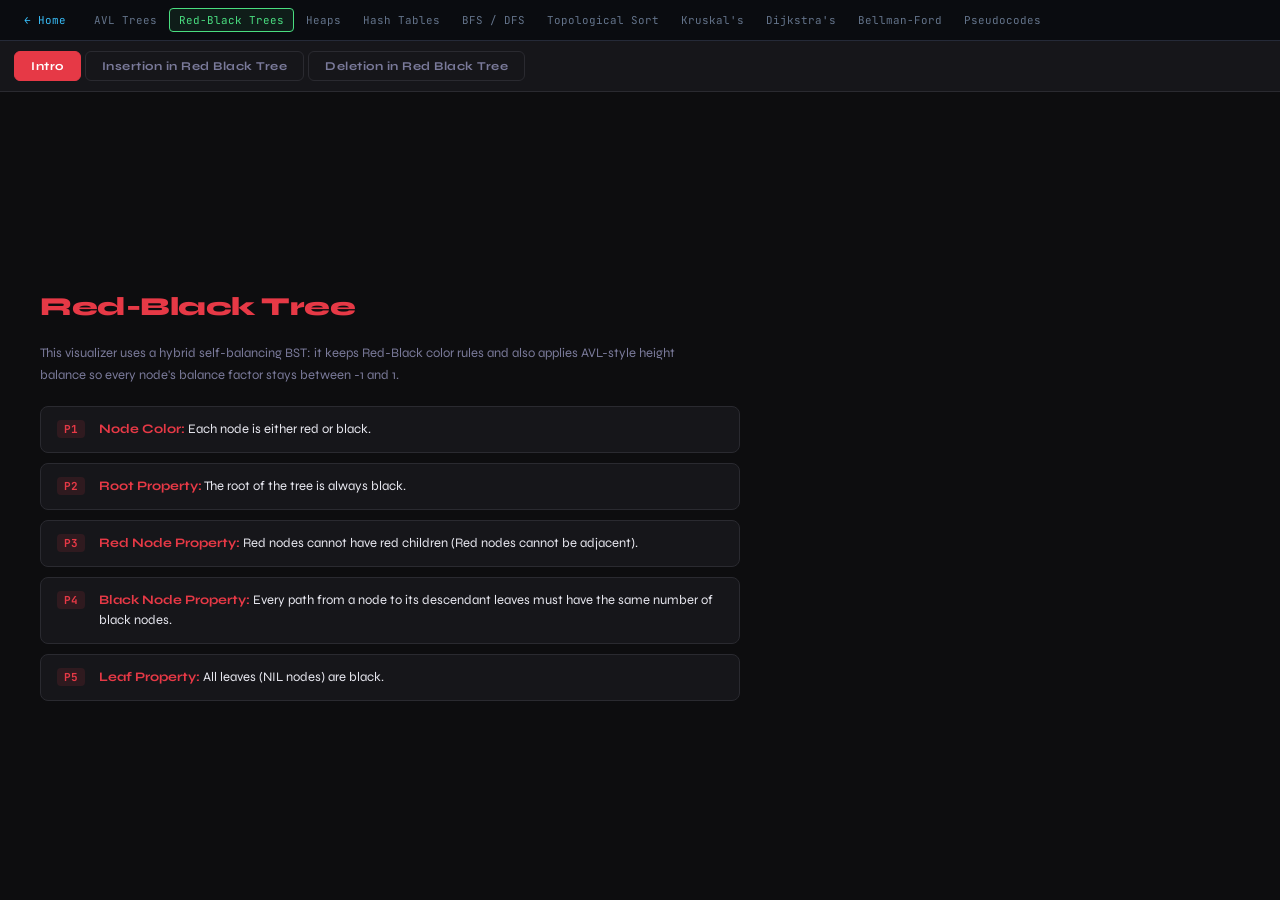
<file: rbt.html>
<!DOCTYPE html>
<html lang="en">
<head>
<meta charset="UTF-8">
<meta name="viewport" content="width=device-width, initial-scale=1.0">
<title>Red-Black Tree Visualizer</title>
<style>
  @import url('https://fonts.googleapis.com/css2?family=JetBrains+Mono:wght@400;700&family=Syne:wght@400;700;800&display=swap');

  *, *::before, *::after { box-sizing: border-box; margin: 0; padding: 0; }

  :root {
    --bg: #0d0d0f;
    --surface: #16161a;
    --border: #2a2a30;
    --red-node: #e63946;
    --black-node: #1a1a2e;
    --black-node-border: #4a4a6a;
    --text: #e8e8f0;
    --muted: #7a7a9a;
    --accent: #e63946;
    --green: #2ec4b6;
    --step-bg: #1e1e26;
  }

  html, body {
    width: 100%; height: 100vh; overflow: hidden;
    background: var(--bg); color: var(--text);
    font-family: 'Syne', sans-serif;
  }

  body { display: flex; flex-direction: column; }

  #app { display: flex; flex-direction: column; flex: 1; min-height: 0; }

  /* NAV */
  #app > nav {
    display: flex; gap: 4px; padding: 10px 14px;
    background: var(--surface); border-bottom: 1px solid var(--border);
    flex-shrink: 0;
  }
  #app > nav button {
    font-family: 'Syne', sans-serif; font-size: 12px; font-weight: 700;
    padding: 7px 16px; border: 1px solid var(--border); border-radius: 6px;
    background: transparent; color: var(--muted); cursor: pointer;
    transition: all 0.2s; letter-spacing: 0.5px;
  }
  #app > nav button.active, #app > nav button:hover {
    background: var(--accent); color: #fff; border-color: var(--accent);
  }

  /* PAGES */
  .page { display: none; flex: 1; overflow: hidden; min-height: 0; }
  .page.active { display: flex; flex-direction: column; }
  .page.active.tree-page { flex-direction: row; }

  /* INTRO */
  #intro-page {
    padding: 28px 40px; gap: 20px; justify-content: center;
  }
  #intro-page h1 {
    font-size: 26px; font-weight: 800; color: var(--accent);
    letter-spacing: -0.5px;
  }
  #intro-page .desc {
    font-size: 13px; line-height: 1.7; color: var(--muted); max-width: 680px;
  }
  #intro-page .props { display: flex; flex-direction: column; gap: 10px; max-width: 700px; }
  #intro-page .prop {
    display: flex; gap: 14px; align-items: flex-start;
    background: var(--surface); border: 1px solid var(--border);
    border-radius: 8px; padding: 12px 16px;
  }
  #intro-page .prop-num {
    font-family: 'JetBrains Mono', monospace; font-size: 11px; font-weight: 700;
    color: var(--accent); background: rgba(230,57,70,0.12); border-radius: 4px;
    padding: 2px 7px; flex-shrink: 0; margin-top: 1px;
  }
  #intro-page .prop-text { font-size: 13px; line-height: 1.6; color: var(--text); }
  #intro-page .prop-text b { color: var(--accent); }

  /* LEFT PANEL */
  .left-panel {
    width: 200px; flex-shrink: 0;
    background: var(--surface); border-right: 1px solid var(--border);
    display: flex; flex-direction: column; padding: 12px; gap: 8px; overflow: hidden;
  }
  .left-panel h3 {
    font-size: 11px; font-weight: 700; color: var(--muted);
    letter-spacing: 1px; text-transform: uppercase;
  }
  .sequence-list {
    display: flex; flex-direction: column; gap: 4px; overflow-y: auto; flex: 1;
  }
  .seq-item {
    display: flex; align-items: center; gap: 8px;
    font-family: 'JetBrains Mono', monospace; font-size: 13px;
    padding: 5px 8px; border-radius: 5px; border: 1px solid transparent;
    transition: all 0.3s;
  }
  .seq-item.done { color: var(--muted); }
  .seq-item.current {
    background: rgba(230,57,70,0.15); border-color: var(--accent); color: var(--accent);
  }
  .seq-item.pending { color: var(--text); }
  .seq-dot { width: 7px; height: 7px; border-radius: 50%; flex-shrink: 0; }
  .seq-item.done .seq-dot { background: var(--muted); }
  .seq-item.current .seq-dot { background: var(--accent); }
  .seq-item.pending .seq-dot { background: var(--border); }

  .ctrl-btn {
    font-family: 'Syne', sans-serif; font-size: 12px; font-weight: 700;
    padding: 8px; border-radius: 6px; cursor: pointer;
    border: 1px solid var(--border); background: var(--step-bg); color: var(--text);
    transition: all 0.2s;
  }
  .ctrl-btn:hover:not(:disabled) { background: var(--accent); border-color: var(--accent); color: #fff; }
  .ctrl-btn:disabled { opacity: 0.4; cursor: default; }

  .step-log {
    background: var(--step-bg); border: 1px solid var(--border);
    border-radius: 6px; padding: 8px; font-family: 'JetBrains Mono', monospace;
    font-size: 10px; color: var(--green); line-height: 1.6;
    max-height: 120px; overflow-y: auto; flex-shrink: 0; margin-bottom: 4px;
  }
  .custom-box {
    border-top: 1px solid var(--border); padding-top: 8px;
    display: flex; flex-direction: column; gap: 6px; flex-shrink: 0;
  }
  .custom-box label {
    font-family: 'JetBrains Mono', monospace; font-size: 10px;
    color: var(--muted); text-transform: uppercase; letter-spacing: 1px;
  }
  .custom-box input {
    width: 100%; border: 1px solid var(--border); background: var(--bg);
    color: var(--text); border-radius: 5px; padding: 7px;
    font-family: 'JetBrains Mono', monospace; font-size: 11px;
  }

  /* CANVAS */
  .canvas-area {
    flex: 1; position: relative; overflow: hidden; min-width: 0; min-height: 0; border-radius: 0;
  }
  #ins-canvas, #del-canvas {
    position: absolute; top: 0; left: 0; display: block;
  }

  /* ANIMATED NODES overlay */
  .tree-overlay {
    position: absolute; top: 0; left: 0; width: 100%; height: 100%;
    pointer-events: none;
  }
  .anim-node {
    position: absolute; border-radius: 50%;
    display: flex; align-items: center; justify-content: center;
    font-family: 'JetBrains Mono', monospace; font-weight: 700;
    pointer-events: none;
    transition: left 0.6s cubic-bezier(0.4,0,0.2,1),
                top 0.6s cubic-bezier(0.4,0,0.2,1),
                background 0.4s ease,
                border-color 0.4s ease,
                opacity 0.4s ease;
    box-shadow: 0 2px 12px rgba(0,0,0,0.5);
  }
  .anim-node.red-col {
    background: var(--red-node); border: 2px solid #ff6b7a; color: #fff;
  }
  .anim-node.black-col {
    background: var(--black-node); border: 2px solid var(--black-node-border); color: #ccc;
  }

  /* RIGHT PANEL */
  .right-panel {
    flex: 1; display: flex; flex-direction: column; min-width: 0; min-height: 0;
  }
  .info-section {
    background: var(--surface); border-top: 1px solid var(--border);
    padding: 12px 16px; overflow-y: auto; flex-shrink: 0; max-height: 200px;
    font-size: 11px; line-height: 1.7; color: var(--text);
  }
  .info-section ol, .info-section li { margin-left: 14px; margin-bottom: 6px; }
  .info-section li { margin-bottom: 8px; }
</style>
<link rel="stylesheet" href="site-nav.css">
</head>
<body>

<nav class="site-nav" aria-label="Site pages">
  <a class="site-nav-home" href="index.html">← Home</a>
  <a href="avl-tree.html">AVL Trees</a>
  <a href="rbt.html" class="active">Red-Black Trees</a>
  <a href="heap-visualizer.html">Heaps</a>
  <a href="hash-tables.html">Hash Tables</a>
  <a href="graph-traversal.html">BFS / DFS</a>
  <a href="topo-sort.html">Topological Sort</a>
  <a href="kruskals.html">Kruskal's</a>
  <a href="dijkstra.html">Dijkstra's</a>
  <a href="bellman-ford.html">Bellman-Ford</a>
  <a href="pseudocodes.html">Pseudocodes</a>
</nav>

<div id="app">
  <nav>
    <button class="active" onclick="showPage('intro')">Intro</button>
    <button onclick="showPage('insert')">Insertion in Red Black Tree</button>
    <button onclick="showPage('delete')">Deletion in Red Black Tree</button>
  </nav>

  <!-- INTRO -->
  <div id="intro-page" class="page active">
    <h1>Red-Black Tree</h1>
    <p class="desc">This visualizer uses a hybrid self-balancing BST: it keeps Red-Black color rules and also applies AVL-style height balance so every node's balance factor stays between -1 and 1.</p>
    <div class="props">
      <div class="prop"><span class="prop-num">P1</span><span class="prop-text"><b>Node Color:</b> Each node is either red or black.</span></div>
      <div class="prop"><span class="prop-num">P2</span><span class="prop-text"><b>Root Property:</b> The root of the tree is always black.</span></div>
      <div class="prop"><span class="prop-num">P3</span><span class="prop-text"><b>Red Node Property:</b> Red nodes cannot have red children (Red nodes cannot be adjacent).</span></div>
      <div class="prop"><span class="prop-num">P4</span><span class="prop-text"><b>Black Node Property:</b> Every path from a node to its descendant leaves must have the same number of black nodes.</span></div>
      <div class="prop"><span class="prop-num">P5</span><span class="prop-text"><b>Leaf Property:</b> All leaves (NIL nodes) are black.</span></div>
    </div>
  </div>

  <!-- INSERT PAGE -->
  <div id="insert-page" class="page tree-page">
    <div class="left-panel">
      <h3>Insert Sequence</h3>
      <div class="sequence-list" id="ins-seq-list"></div>
      <div class="step-log" id="ins-log">Ready.</div>
      <button class="ctrl-btn" id="ins-prev-btn" onclick="insPrevStep()">◀ Prev Step</button>
      <button class="ctrl-btn" id="ins-next-btn" onclick="insNextStep()">Next Step ▶</button>
      <button class="ctrl-btn" onclick="resetInsert()">↺ Reset</button>
      <div class="custom-box">
        <label for="ins-custom">Custom Insertion</label>
        <input id="ins-custom" type="text" placeholder="10, 20, 30">
        <button class="ctrl-btn" onclick="applyCustomInsert()">Use Sequence</button>
      </div>
    </div>
    <div class="right-panel">
      <div class="canvas-area">
        <canvas id="ins-canvas"></canvas>
        <div class="tree-overlay" id="ins-overlay"></div>
      </div>
      <div class="info-section">
        <strong>Red-Black Tree Insertion</strong>
         <p>
          <strong>Let x be the newly inserted node.</strong>
          Perform standard BST insertion and make the colour of newly inserted nodes as RED. <br>
          If x is the root, change the colour of x as BLACK (Black height of complete tree increases by 1). <br>
          Do the following if the color of x's parent is not BLACK and x is not the root. <br>
          <strong>a) If x's uncle is RED</strong> (Grandparent must have been black from property 4) <br>
          ----(i) Change the colour of parent and uncle as BLACK. <br>
          ----(ii) Colour of a grandparent as RED. <br>
          ----(iii) Change x = x's grandparent, repeat steps 2 and 3 for new x. <br>
          <strong>b) If x's uncle is BLACK</strong> then there can be four configurations for x, x's parent (p) and x's grandparent (g) (This is similar to AVL Tree) <br>
          ----(i) Left Left Case (p is left child of g and x is left child of p) <br>
          ----(ii) Left Right Case (p is left child of g and x is the right child of p) <br>
          ----(iii) Right Right Case (Mirror of case i) <br>
          ----(iv) Right Left Case (Mirror of case ii) <br>
          <br>
          <strong>Re-coloring after rotations:</strong><br>
          For Left Left Case [3.b (i)] and Right Right case [3.b (iii)], swap colors of grandparent and parent after rotations<br>
          For Left Right Case [3.b (ii)]and Right Left Case [3.b (iv)], swap colors of grandparent and inserted node after rotations
        <p>
      </div>
    </div>
  </div>

  <!-- DELETE PAGE -->
  <div id="delete-page" class="page tree-page">
    <div class="left-panel">
      <h3>Delete Sequence</h3>
      <div class="sequence-list" id="del-seq-list"></div>
      <div class="step-log" id="del-log">Ready.</div>
      <button class="ctrl-btn" id="del-prev-btn" onclick="delPrevStep()">◀ Prev Step</button>
      <button class="ctrl-btn" id="del-next-btn" onclick="delNextStep()">Next Step ▶</button>
      <button class="ctrl-btn" onclick="resetDelete()">↺ Reset</button>
      <div class="custom-box">
        <label for="del-custom">Custom Deletion</label>
        <input id="del-custom" type="text" placeholder="15, 5, 10, 12">
        <button class="ctrl-btn" onclick="applyCustomDelete()">Use Sequence</button>
      </div>
    </div>
    <div class="right-panel">
      <div class="canvas-area">
        <canvas id="del-canvas"></canvas>
        <div class="tree-overlay" id="del-overlay"></div>
      </div>
      <div class="info-section">
        <strong>Red-Black Tree Deletion</strong>
        <ol>
          <li><strong>Case 1: Node to delete is RED.</strong> Remove it directly because no black-height rule is broken.</li>
          <li><strong>Case 2: Node to delete is BLACK with a RED child.</strong> Replace it with the child and recolor that child BLACK.</li>
          <li><strong>Case 3: Node to delete is BLACK with a BLACK child.</strong> This creates the double-black problem.</li>
          <li><strong>Case 3a: Sibling is RED.</strong> Recolor sibling and parent, then rotate around the parent to convert the problem into a black-sibling case.</li>
          <li><strong>Case 3b: Sibling is BLACK with two BLACK children.</strong> Recolor sibling RED and move the double black upward.</li>
          <li><strong>Case 3c: Sibling is BLACK, far child BLACK, near child RED.</strong> Recolor and rotate around the sibling to transform into Case 3d.</li>
          <li><strong>Case 3d: Sibling is BLACK with far child RED.</strong> Recolor sibling/parent/far child, rotate around the parent, and finish the fix.</li>
        </ol>
      </div>
    </div>
  </div>
</div>

<script>
// ─── PAGE NAV ───────────────────────────────────────────────────────────────
function showPage(p) {
  document.querySelectorAll('.page').forEach(el => el.classList.remove('active'));
  document.querySelectorAll('#app > nav button').forEach(el => el.classList.remove('active'));
  document.getElementById(p === 'intro' ? 'intro-page' : p === 'insert' ? 'insert-page' : 'delete-page').classList.add('active');
  event.target.classList.add('active');
  if (p === 'insert') { setTimeout(renderInsTree, 50); }
  if (p === 'delete') { setTimeout(renderDelTree, 50); }
}

// ─── RBT NODE ───────────────────────────────────────────────────────────────
class RBNode {
  constructor(val) {
    this.val = val; this.color = 'RED';
    this.left = null; this.right = null; this.parent = null;
  }
}

// ─── RBT ────────────────────────────────────────────────────────────────────
class RBTree {
  constructor() { this.root = null; }

  insert(val) {
    const z = new RBNode(val);
    let steps = [];
    if (!this.root) {
      this.root = z;
      steps.push(this._step({ type:'insert', node:val, highlight:[val], reason:`Normal BST insert ${val} as RED root` }));
      z.color = 'BLACK';
      steps.push(this._step({ type:'color', node:val, color:'BLACK', highlight:[val], reason:'Root must be black' }));
      steps.push(this._step({ type:'final', node:val, highlight:[], reason:`Final hybrid tree after inserting ${val}.` }));
      return steps;
    }
    // BST insert
    let y = null, x = this.root;
    while (x) {
      y = x;
      if (val === x.val) return [this._step({ type:'case', node:val, highlight:[val], reason:`${val} already exists. Tree unchanged.` })];
      x = val < x.val ? x.left : x.right;
    }
    z.parent = y;
    if (val < y.val) y.left = z; else y.right = z;
    steps.push(this._step({ type:'insert', node:val, highlight:[val], reason:`Normal BST insert ${val} as RED node` }));
    // Red-black fixup, then the page's hybrid AVL balance pass.
    steps = steps.concat(this._fixInsert(z));
    steps = steps.concat(this._fixAvlBalance(val));
    steps.push(this._step({ type:'final', node:val, highlight:[], reason:`Final hybrid tree after inserting ${val}.` }));
    return steps;
  }

  _step(step) {
    return { ...step, snapshot: this.snapshot() };
  }

  _fixInsert(z) {
    let steps = [];
    while (z.parent && z.parent.color === 'RED') {
      const p = z.parent, g = p.parent;
      if (!g) break;
      steps.push(this._step({
        type:'violation',
        nodes:[z.val, p.val],
        highlight:[z.val, p.val, g.val],
        reason:`Red-red property violated: node ${z.val} and parent ${p.val} are both RED. Grandparent is ${g.val}.`
      }));
      if (p === g.left) {
        const u = g.right;
        if (u && u.color === 'RED') {
          // Case 1: uncle red
          p.color = 'BLACK'; u.color = 'BLACK'; g.color = 'RED';
          steps.push(this._step({ type:'recolor', nodes:[p.val, u.val, g.val], colors:['BLACK','BLACK','RED'], highlight:[p.val, u.val, g.val], reason:`Color step: uncle is RED, so parent ${p.val} and uncle ${u.val} become BLACK, grandparent ${g.val} becomes RED.` }));
          z = g;
        } else {
          if (z === p.left) {
            // Left Left: rotate at grandparent, then swap parent/grandparent colors.
            this._rotateRight(g);
            steps.push(this._step({ type:'rotate', dir:'right', pivot:g.val, highlight:[p.val, g.val], reason:`LL case: rotate right on grandparent ${g.val}.` }));
            const oldPColor = p.color;
            p.color = g.color; g.color = oldPColor;
            steps.push(this._step({ type:'recolor', nodes:[p.val, g.val], colors:[p.color, g.color], highlight:[p.val, g.val], reason:`Color step: LL case, swap colors of parent ${p.val} and grandparent ${g.val}.` }));
          } else {
            // Left Right: rotate parent, rotate grandparent, then swap inserted/grandparent colors.
            const x = z;
            this._rotateLeft(p); z = p; // z is now the old parent
            steps.push(this._step({ type:'rotate', dir:'left', pivot:p.val, highlight:[x.val, p.val, g.val], reason:`LR case: rotate left on parent ${p.val}.` }));
            this._rotateRight(g);
            steps.push(this._step({ type:'rotate', dir:'right', pivot:g.val, highlight:[x.val, g.val], reason:`LR case: rotate right on grandparent ${g.val}.` }));
            const oldXColor = x.color;
            x.color = g.color; g.color = oldXColor;
            steps.push(this._step({ type:'recolor', nodes:[x.val, g.val], colors:[x.color, g.color], highlight:[x.val, g.val], reason:`Color step: LR case, swap colors of inserted node ${x.val} and grandparent ${g.val}.` }));
          }
          break;
        }
      } else {
        const u = g.left;
        if (u && u.color === 'RED') {
          p.color = 'BLACK'; u.color = 'BLACK'; g.color = 'RED';
          steps.push(this._step({ type:'recolor', nodes:[p.val, u.val, g.val], colors:['BLACK','BLACK','RED'], highlight:[p.val, u.val, g.val], reason:`Color step: uncle is RED, so parent ${p.val} and uncle ${u.val} become BLACK, grandparent ${g.val} becomes RED.` }));
          z = g;
        } else {
          if (z === p.right) {
            // Right Right: rotate at grandparent, then swap parent/grandparent colors.
            this._rotateLeft(g);
            steps.push(this._step({ type:'rotate', dir:'left', pivot:g.val, highlight:[p.val, g.val], reason:`RR case: rotate left on grandparent ${g.val}.` }));
            const oldPColor = p.color;
            p.color = g.color; g.color = oldPColor;
            steps.push(this._step({ type:'recolor', nodes:[p.val, g.val], colors:[p.color, g.color], highlight:[p.val, g.val], reason:`Color step: RR case, swap colors of parent ${p.val} and grandparent ${g.val}.` }));
          } else {
            // Right Left: rotate parent, rotate grandparent, then swap inserted/grandparent colors.
            const x = z;
            this._rotateRight(p); z = p;
            steps.push(this._step({ type:'rotate', dir:'right', pivot:p.val, highlight:[x.val, p.val, g.val], reason:`RL case: rotate right on parent ${p.val}.` }));
            this._rotateLeft(g);
            steps.push(this._step({ type:'rotate', dir:'left', pivot:g.val, highlight:[x.val, g.val], reason:`RL case: rotate left on grandparent ${g.val}.` }));
            const oldXColor = x.color;
            x.color = g.color; g.color = oldXColor;
            steps.push(this._step({ type:'recolor', nodes:[x.val, g.val], colors:[x.color, g.color], highlight:[x.val, g.val], reason:`Color step: RL case, swap colors of inserted node ${x.val} and grandparent ${g.val}.` }));
          }
          break;
        }
      }
    }
    if (this.root && this.root.color !== 'BLACK') {
      this.root.color = 'BLACK';
      steps.push(this._step({ type:'color', node:this.root.val, color:'BLACK', highlight:[this.root.val], reason:`Final color step: root ${this.root.val} becomes BLACK.` }));
    }
    return steps;
  }

  _rotateLeft(x) {
    const y = x.right; x.right = y.left;
    if (y.left) y.left.parent = x;
    y.parent = x.parent;
    if (!x.parent) this.root = y;
    else if (x === x.parent.left) x.parent.left = y;
    else x.parent.right = y;
    y.left = x; x.parent = y;
  }

  _rotateRight(x) {
    const y = x.left; x.left = y.right;
    if (y.right) y.right.parent = x;
    y.parent = x.parent;
    if (!x.parent) this.root = y;
    else if (x === x.parent.right) x.parent.right = y;
    else x.parent.left = y;
    y.right = x; x.parent = y;
  }

  _height(n) {
    if (!n) return 0;
    return 1 + Math.max(this._height(n.left), this._height(n.right));
  }

  _balanceFactor(n) {
    return n ? this._height(n.left) - this._height(n.right) : 0;
  }

  _findAvlViolation(n) {
    if (!n) return null;
    const left = this._findAvlViolation(n.left);
    if (left) return left;
    const right = this._findAvlViolation(n.right);
    if (right) return right;
    return Math.abs(this._balanceFactor(n)) > 1 ? n : null;
  }

  _fixAvlBalance(insertedVal) {
    let steps = [];
    let pivot = this._findAvlViolation(this.root);
    let guard = 0;
    while (pivot && guard < 20) {
      guard++;
      const bf = this._balanceFactor(pivot);
      const childBf = bf > 1 ? this._balanceFactor(pivot.left) : this._balanceFactor(pivot.right);
      const type = bf > 1
        ? (childBf >= 0 ? 'LL' : 'LR')
        : (childBf <= 0 ? 'RR' : 'RL');

      steps.push(this._step({
        type:'case',
        node:pivot.val,
        highlight:[pivot.val, insertedVal],
        reason:`AVL balance rule violated at ${pivot.val}: BF = ${bf}. ${type} case detected.`
      }));

      if (type === 'LL') {
        this._rotateRight(pivot);
        steps.push(this._step({ type:'rotate', dir:'right', pivot:pivot.val, highlight:[pivot.val, insertedVal], reason:`AVL LL fix: rotate right on ${pivot.val}.` }));
      } else if (type === 'RR') {
        this._rotateLeft(pivot);
        steps.push(this._step({ type:'rotate', dir:'left', pivot:pivot.val, highlight:[pivot.val, insertedVal], reason:`AVL RR fix: rotate left on ${pivot.val}.` }));
      } else if (type === 'LR') {
        const child = pivot.left;
        this._rotateLeft(child);
        steps.push(this._step({ type:'rotate', dir:'left', pivot:child.val, highlight:[child.val, pivot.val, insertedVal], reason:`AVL LR step 1: rotate left on child ${child.val}.` }));
        this._rotateRight(pivot);
        steps.push(this._step({ type:'rotate', dir:'right', pivot:pivot.val, highlight:[pivot.val, insertedVal], reason:`AVL LR step 2: rotate right on ${pivot.val}.` }));
      } else {
        const child = pivot.right;
        this._rotateRight(child);
        steps.push(this._step({ type:'rotate', dir:'right', pivot:child.val, highlight:[child.val, pivot.val, insertedVal], reason:`AVL RL step 1: rotate right on child ${child.val}.` }));
        this._rotateLeft(pivot);
        steps.push(this._step({ type:'rotate', dir:'left', pivot:pivot.val, highlight:[pivot.val, insertedVal], reason:`AVL RL step 2: rotate left on ${pivot.val}.` }));
      }

      const recolored = this._recolorAsRedBlack();
      steps.push(this._step({
        type:'recolor',
        nodes:recolored,
        highlight:recolored,
        reason:'Recolor after AVL rotation so red-black properties stay valid.'
      }));
      pivot = this._findAvlViolation(this.root);
    }
    return steps;
  }

  _recolorAsRedBlack() {
    const recolored = [];
    const memo = new WeakMap();

    const optionsFor = (n) => {
      if (!n) {
        return {
          BLACK: new Map([[1, { leftColor:null, rightColor:null, leftBh:1, rightBh:1 }]]),
          RED: new Map()
        };
      }

      const left = optionsFor(n.left);
      const right = optionsFor(n.right);
      const options = { BLACK:new Map(), RED:new Map() };
      const addOption = (color, bh, meta) => {
        if (!options[color].has(bh)) options[color].set(bh, meta);
      };

      ['BLACK', 'RED'].forEach(leftColor => {
        ['BLACK', 'RED'].forEach(rightColor => {
          left[leftColor].forEach((leftMeta, leftBh) => {
            right[rightColor].forEach((rightMeta, rightBh) => {
              if (leftBh !== rightBh) return;
              addOption('BLACK', leftBh + 1, { leftColor, rightColor, leftBh, rightBh });
            });
          });
        });
      });

      left.BLACK.forEach((leftMeta, leftBh) => {
        right.BLACK.forEach((rightMeta, rightBh) => {
          if (leftBh !== rightBh) return;
          addOption('RED', leftBh, { leftColor:'BLACK', rightColor:'BLACK', leftBh, rightBh });
        });
      });

      memo.set(n, options);
      return options;
    };

    const applyColor = (n, color, bh) => {
      if (!n) return;
      if (n.color !== color) recolored.push(n.val);
      n.color = color;
      const meta = memo.get(n)[color].get(bh);
      applyColor(n.left, meta.leftColor, meta.leftBh);
      applyColor(n.right, meta.rightColor, meta.rightBh);
    };

    if (this.root) {
      const rootOptions = optionsFor(this.root).BLACK;
      const rootBh = [...rootOptions.keys()].sort((a, b) => a - b)[0];
      if (rootBh !== undefined) applyColor(this.root, 'BLACK', rootBh);
    }
    return [...new Set(recolored)];
  }

  delete(val) {
    let steps = [{ type:'delete', node:val }];
    const z = this._find(this.root, val);
    if (!z) return steps;
    steps = steps.concat(this._delete(z));
    steps = steps.concat(this._fixAvlBalance(val));
    return steps;
  }

  _find(n, v) { if (!n) return null; if (n.val === v) return n; return v < n.val ? this._find(n.left, v) : this._find(n.right, v); }

  _delete(z) {
    let steps = [];
    let y = z, yOrigColor = y.color, x, xParent;
    if (!z.left) {
      x = z.right; xParent = z.parent;
      this._transplant(z, z.right);
    } else if (!z.right) {
      x = z.left; xParent = z.parent;
      this._transplant(z, z.left);
    } else {
      y = this._min(z.right); yOrigColor = y.color;
      x = y.right; xParent = y.parent;
      if (y.parent === z) { if (x) x.parent = y; xParent = y; }
      else { this._transplant(y, y.right); y.right = z.right; y.right.parent = y; xParent = y.parent; }
      this._transplant(z, y);
      y.left = z.left; y.left.parent = y;
      y.color = z.color;
      steps.push({ type:'recolor', nodes:[y.val], colors:[y.color], reason:`Replaced ${z.val} with successor ${y.val}` });
    }
    if (yOrigColor === 'RED') {
      steps.push({ type:'case', reason:'Case 1: deleted node is RED, so no black-height fix is needed.' });
    } else if (x && x.color === 'RED') {
      x.color = 'BLACK';
      steps.push({ type:'recolor', nodes:[x.val], colors:['BLACK'], reason:`Case 2: deleted BLACK node had RED child ${x.val}; replace it and recolor the child BLACK.` });
    } else if (yOrigColor === 'BLACK') {
      steps = steps.concat(this._fixDelete(x, xParent));
    }
    if (this.root) this.root.color = 'BLACK';
    return steps;
  }

  _transplant(u, v) {
    if (!u.parent) this.root = v;
    else if (u === u.parent.left) u.parent.left = v;
    else u.parent.right = v;
    if (v) v.parent = u.parent;
  }

  _min(n) { while (n.left) n = n.left; return n; }

  _fixDelete(x, xParent) {
    let steps = [];
    while (x !== this.root && (!x || x.color === 'BLACK')) {
      if (!xParent) break;
      if (x === xParent.left) {
        let w = xParent.right;
        if (w && w.color === 'RED') {
          w.color = 'BLACK'; xParent.color = 'RED';
          steps.push({ type:'recolor', nodes:[w.val, xParent.val], colors:['BLACK','RED'], reason:`Case 3a: sibling ${w.val} is RED. Recolor sibling BLACK and parent ${xParent.val} RED.` });
          steps.push({ type:'rotate', dir:'left', pivot:xParent.val, reason:`Case 3a: rotate left on parent ${xParent.val}.` });
          this._rotateLeft(xParent); w = xParent.right;
        }
        if ((!w) || ((!w.left || w.left.color==='BLACK') && (!w.right || w.right.color==='BLACK'))) {
          if (w) { w.color = 'RED'; steps.push({ type:'recolor', nodes:[w.val], colors:['RED'], reason:`Case 3b: sibling ${w.val} is BLACK with two BLACK children. Recolor sibling RED and move double black up.` }); }
          x = xParent; xParent = x.parent;
        } else {
          if (!w.right || w.right.color === 'BLACK') {
            if (w.left) { w.left.color = 'BLACK'; steps.push({ type:'recolor', nodes:[w.left.val], colors:['BLACK'], reason:`Case 3c: near child ${w.left.val} becomes BLACK.` }); }
            w.color = 'RED'; steps.push({ type:'recolor', nodes:[w.val], colors:['RED'], reason:`Case 3c: sibling ${w.val} becomes RED.` });
            steps.push({ type:'rotate', dir:'right', pivot:w.val, reason:`Case 3c: rotate right on sibling ${w.val}.` });
            this._rotateRight(w); w = xParent.right;
          }
          w.color = xParent.color;
          xParent.color = 'BLACK'; if (w.right) w.right.color = 'BLACK';
          steps.push({ type:'recolor', nodes:[w.val, xParent.val], colors:[w.color,'BLACK'], reason:`Case 3d: sibling ${w.val} has a RED far child. Recolor sibling, parent, and far child.` });
          steps.push({ type:'rotate', dir:'left', pivot:xParent.val, reason:`Case 3d: rotate left on parent ${xParent.val}.` });
          this._rotateLeft(xParent); x = this.root;
        }
      } else {
        let w = xParent.left;
        if (w && w.color === 'RED') {
          w.color = 'BLACK'; xParent.color = 'RED';
          steps.push({ type:'recolor', nodes:[w.val, xParent.val], colors:['BLACK','RED'], reason:`Case 3a: sibling ${w.val} is RED. Recolor sibling BLACK and parent ${xParent.val} RED.` });
          steps.push({ type:'rotate', dir:'right', pivot:xParent.val, reason:`Case 3a: rotate right on parent ${xParent.val}.` });
          this._rotateRight(xParent); w = xParent.left;
        }
        if ((!w) || ((!w.right || w.right.color==='BLACK') && (!w.left || w.left.color==='BLACK'))) {
          if (w) { w.color = 'RED'; steps.push({ type:'recolor', nodes:[w.val], colors:['RED'], reason:`Case 3b: sibling ${w.val} is BLACK with two BLACK children. Recolor sibling RED and move double black up.` }); }
          x = xParent; xParent = x.parent;
        } else {
          if (!w.left || w.left.color === 'BLACK') {
            if (w.right) { w.right.color = 'BLACK'; steps.push({ type:'recolor', nodes:[w.right.val], colors:['BLACK'], reason:`Case 3c: near child ${w.right.val} becomes BLACK.` }); }
            w.color = 'RED'; steps.push({ type:'recolor', nodes:[w.val], colors:['RED'], reason:`Case 3c: sibling ${w.val} becomes RED.` });
            steps.push({ type:'rotate', dir:'left', pivot:w.val, reason:`Case 3c: rotate left on sibling ${w.val}.` });
            this._rotateLeft(w); w = xParent.left;
          }
          w.color = xParent.color;
          xParent.color = 'BLACK'; if (w.left) w.left.color = 'BLACK';
          steps.push({ type:'recolor', nodes:[w.val, xParent.val], colors:[w.color,'BLACK'], reason:`Case 3d: sibling ${w.val} has a RED far child. Recolor sibling, parent, and far child.` });
          steps.push({ type:'rotate', dir:'right', pivot:xParent.val, reason:`Case 3d: rotate right on parent ${xParent.val}.` });
          this._rotateRight(xParent); x = this.root;
        }
      }
    }
    if (x) x.color = 'BLACK';
    return steps;
  }

  // Returns a snapshot of current tree structure (positions computed separately)
  snapshot() {
    const nodes = [];
    const traverse = (n) => {
      if (!n) return;
      nodes.push({ val: n.val, color: n.color, leftVal: n.left ? n.left.val : null, rightVal: n.right ? n.right.val : null });
      traverse(n.left); traverse(n.right);
    };
    traverse(this.root);
    return nodes;
  }
}

// ─── LAYOUT ──────────────────────────────────────────────────────────────────
function computePositions(root, cw, ch) {
  if (!root) return {};
  const R = 22, VGAP = 90, HGAP = 70;
  // Assign preliminary x via post-order, then shift subtrees to avoid overlap
  const nodeData = new Map(); // val → {node, x, y, mod}

  // Step 1: assign y by depth, preliminary x by in-order rank
  let counter = 0;
  function firstPass(n, depth) {
    if (!n) return;
    firstPass(n.left, depth + 1);
    nodeData.set(n.val, { node: n, x: counter * HGAP, y: depth * VGAP, mod: 0 });
    counter++;
    firstPass(n.right, depth + 1);
  }
  firstPass(root, 0);

  // Step 2: center horizontally
  const xs = [...nodeData.values()].map(d => d.x);
  const minX = Math.min(...xs), maxX = Math.max(...xs);
  const treeW = maxX - minX;
  const startX = (cw - treeW) / 2 - minX;
  const startY = R + 30;

  const pos = {};
  for (const [val, d] of nodeData) {
    pos[val] = { x: d.x + startX, y: d.y + startY, r: R, color: d.node.color };
  }
  return pos;
}

function treeFromSnapshot(snapshot) {
  if (!snapshot || !snapshot.length) return null;
  const nodes = new Map(snapshot.map(n => [n.val, { val:n.val, color:n.color, left:null, right:null }]));
  const childVals = new Set();
  snapshot.forEach(n => {
    const current = nodes.get(n.val);
    if (n.leftVal !== null) { current.left = nodes.get(n.leftVal); childVals.add(n.leftVal); }
    if (n.rightVal !== null) { current.right = nodes.get(n.rightVal); childVals.add(n.rightVal); }
  });
  const rootSnap = snapshot.find(n => !childVals.has(n.val));
  return rootSnap ? nodes.get(rootSnap.val) : null;
}

function renderInsSnapshot(snapshot, highlightVals) {
  const canvas = document.getElementById('ins-canvas');
  const overlay = document.getElementById('ins-overlay');
  const root = treeFromSnapshot(snapshot);
  const cw = canvas.parentElement.clientWidth;
  const ch = canvas.parentElement.clientHeight;
  const pos = computePositions(root, cw, ch);
  drawEdges(canvas, root, pos);
  syncOverlay(overlay, pos, 20, highlightVals ? new Set(highlightVals) : null);
}

// ─── RENDER CANVAS (edges) ───────────────────────────────────────────────────
function drawEdges(canvas, root, pos) {
  // Stamp real pixel dimensions onto canvas element
  const area = canvas.parentElement;
  const cw = area.clientWidth || area.offsetWidth;
  const ch = area.clientHeight || area.offsetHeight;
  canvas.width = cw;
  canvas.height = ch;
  const ctx = canvas.getContext('2d');
  ctx.clearRect(0, 0, cw, ch);
  if (!root) return;
  const R = 22;
  const drawEdge = (n) => {
    if (!n) return;
    if (n.left && pos[n.val] && pos[n.left.val]) {
      const a = pos[n.val], b = pos[n.left.val];
      ctx.strokeStyle = '#3a3a50'; ctx.lineWidth = 2;
      ctx.beginPath(); ctx.moveTo(a.x, a.y + R); ctx.lineTo(b.x, b.y - R); ctx.stroke();
    }
    if (n.right && pos[n.val] && pos[n.right.val]) {
      const a = pos[n.val], b = pos[n.right.val];
      ctx.strokeStyle = '#3a3a50'; ctx.lineWidth = 2;
      ctx.beginPath(); ctx.moveTo(a.x, a.y + R); ctx.lineTo(b.x, b.y - R); ctx.stroke();
    }
    drawEdge(n.left); drawEdge(n.right);
  };
  drawEdge(root);
}

// ─── ANIMATED NODES ──────────────────────────────────────────────────────────
function syncOverlay(overlay, pos, R, highlightVal) {
  // Update or create DOM nodes
  const existing = {};
  overlay.querySelectorAll('.anim-node').forEach(el => { existing[el.dataset.val] = el; });
  const seen = new Set();
  for (const [val, p] of Object.entries(pos)) {
    seen.add(val);
    let el = existing[val];
    if (!el) {
      el = document.createElement('div');
      el.className = 'anim-node'; el.dataset.val = val;
      el.style.width = el.style.height = (R * 2) + 'px';
      el.style.fontSize = (R * 0.75) + 'px';
      el.style.opacity = '0';
      overlay.appendChild(el);
      // Animate in after next frame
      requestAnimationFrame(() => { el.style.opacity = '1'; });
    }
    el.style.left = (p.x - R) + 'px';
    el.style.top = (p.y - R) + 'px';
    el.className = 'anim-node ' + (p.color === 'RED' ? 'red-col' : 'black-col');
    el.textContent = val;
    const isHighlighted = highlightVal instanceof Set
      ? highlightVal.has(Number(val)) || highlightVal.has(String(val))
      : String(val) === String(highlightVal);
    el.style.outline = isHighlighted ? '3px solid #2ec4b6' : 'none';
    el.style.zIndex = isHighlighted ? '2' : '1';
  }
  // Remove deleted
  for (const [val, el] of Object.entries(existing)) {
    if (!seen.has(val)) { el.style.opacity = '0'; setTimeout(() => el.remove(), 500); }
  }
}

// ─── INSERTION CONTROLLER ────────────────────────────────────────────────────
let INS_SEQ = [10, 20, 30, 15, 5, 12, 35, 40, 32, 50];
let insTree = new RBTree();
let insIdx = 0; // next to insert
let insBusy = false;

function parseNumberList(raw) {
  return raw.split(/[\s,]+/).map(v => parseInt(v, 10)).filter(Number.isFinite);
}

function buildInsSeqList() {
  const list = document.getElementById('ins-seq-list');
  list.innerHTML = '';
  INS_SEQ.forEach((v, i) => {
    const div = document.createElement('div');
    div.className = 'seq-item pending'; div.id = 'ins-seq-' + i;
    div.innerHTML = `<div class="seq-dot"></div><span>${v}</span>`;
    list.appendChild(div);
  });
}

function resetInsert() {
  insTree = new RBTree(); insIdx = 0; insBusy = false;
  buildInsSeqList();
  document.getElementById('ins-log').textContent = 'Ready.';
  document.getElementById('ins-next-btn').disabled = false;
  document.getElementById('ins-prev-btn').disabled = true;
  const overlay = document.getElementById('ins-overlay');
  overlay.querySelectorAll('.anim-node').forEach(el => el.remove());
  drawEdges(document.getElementById('ins-canvas'), null, {});
}

function rebuildInsertTo(targetIdx) {
  insTree = new RBTree();
  for (let i = 0; i < targetIdx; i++) insTree.insert(INS_SEQ[i]);
  insIdx = targetIdx;
  buildInsSeqList();
  for (let i = 0; i < insIdx; i++) {
    const el = document.getElementById('ins-seq-' + i);
    if (el) el.className = 'seq-item done';
  }
  renderInsTree();
  document.getElementById('ins-prev-btn').disabled = insIdx === 0;
  document.getElementById('ins-next-btn').disabled = insIdx >= INS_SEQ.length;
  insLog(insIdx ? `Back to after inserting ${INS_SEQ[insIdx - 1]}.` : 'Ready.');
}

function renderInsTree(highlightVal) {
  const canvas = document.getElementById('ins-canvas');
  const overlay = document.getElementById('ins-overlay');
  const cw = canvas.parentElement.clientWidth;
  const ch = canvas.parentElement.clientHeight;
  const pos = computePositions(insTree.root, cw, ch);
  drawEdges(canvas, insTree.root, pos);
  syncOverlay(overlay, pos, 20, highlightVal);
}

function insLog(msg) { document.getElementById('ins-log').textContent = msg; }

function insNextStep() {
  if (insBusy || insIdx >= INS_SEQ.length) return;
  insBusy = true;
  document.getElementById('ins-next-btn').disabled = true;
  const val = INS_SEQ[insIdx];
  const seqEl = document.getElementById('ins-seq-' + insIdx);
  if (seqEl) { seqEl.className = 'seq-item current'; }
  // Mark previous done
  if (insIdx > 0) { const prev = document.getElementById('ins-seq-' + (insIdx - 1)); if (prev) prev.className = 'seq-item done'; }

  insLog(`Inserting ${val}...`);
  const steps = insTree.insert(val);
  insIdx++;

  // Animate steps sequentially
  let delay = 0;
  const STEP_DUR = 700;

  steps.forEach((step, si) => {
    setTimeout(() => {
      if (step.type === 'insert') {
        insLog(step.reason || `BST insert ${step.node} as RED node`);
      } else if (step.type === 'color') {
        insLog(`Color ${step.node} → ${step.color}. ${step.reason}`);
      } else if (step.type === 'violation') {
        insLog(step.reason);
      } else if (step.type === 'case') {
        insLog(step.reason);
      } else if (step.type === 'final') {
        insLog(step.reason);
      } else if (step.type === 'recolor') {
        insLog(step.reason);
      } else if (step.type === 'rotate') {
        insLog(step.reason);
      }
      if (step.snapshot) renderInsSnapshot(step.snapshot, step.highlight || step.nodes || [val]);
      else renderInsTree(val);
      // After last step
      if (si === steps.length - 1) {
        setTimeout(() => {
          if (insIdx >= INS_SEQ.length) {
            insLog('All insertions complete!');
            document.getElementById('ins-seq-' + (insIdx - 1)).className = 'seq-item done';
          } else {
            document.getElementById('ins-seq-' + (insIdx - 1)).className = 'seq-item done';
            document.getElementById('ins-next-btn').disabled = false;
          }
          document.getElementById('ins-prev-btn').disabled = insIdx === 0;
          insBusy = false;
        }, STEP_DUR);
      }
    }, delay + si * STEP_DUR);
  });

  if (steps.length === 0) {
    setTimeout(() => { renderInsTree(val); insBusy = false; document.getElementById('ins-next-btn').disabled = false; }, 400);
  }
}

function insPrevStep() {
  if (insBusy || insIdx === 0) return;
  rebuildInsertTo(insIdx - 1);
}

function applyCustomInsert() {
  const vals = parseNumberList(document.getElementById('ins-custom').value);
  if (!vals.length) { insLog('Enter values like 10, 20, 30.'); return; }
  INS_SEQ = [...new Set(vals)];
  resetInsert();
}

// ─── DELETION CONTROLLER ─────────────────────────────────────────────────────
let DEL_SEQ = [15, 5, 10, 12];
const DEL_LABELS = {
  15: '15 (Case 2: black node with red child)',
  5: '5 (Case 1: red node)',
  10: '10 (Cases 3a, 3c, 3d)',
  12: '12 (Case 3b)'
};
const DEL_INS_SEQ = [10, 20, 30, 15, 5, 12, 35, 40, 32, 50, 1, 7, 6, 8, 45, 60, 55, 70, 65];
let delTree = new RBTree();
let delIdx = 0; let delBusy = false; let delReady = false;

function buildDelTree() {
  delTree = new RBTree();
  DEL_INS_SEQ.forEach(v => delTree.insert(v));
  delReady = true;
}

function buildDelSeqList() {
  const list = document.getElementById('del-seq-list');
  list.innerHTML = '<div style="font-size:10px;color:var(--muted);margin-bottom:4px;font-family:JetBrains Mono">Pre-built tree. Deleting:</div>';
  DEL_SEQ.forEach((v, i) => {
    const div = document.createElement('div');
    div.className = 'seq-item pending'; div.id = 'del-seq-' + i;
    div.innerHTML = `<div class="seq-dot"></div><span>${DEL_LABELS[v] || v}</span>`;
    list.appendChild(div);
  });
}

function resetDelete() {
  buildDelTree(); delIdx = 0; delBusy = false;
  buildDelSeqList();
  document.getElementById('del-log').textContent = 'Tree built. Ready to delete.';
  document.getElementById('del-next-btn').disabled = false;
  document.getElementById('del-prev-btn').disabled = true;
  renderDelTree();
}

function rebuildDeleteTo(targetIdx) {
  buildDelTree();
  for (let i = 0; i < targetIdx; i++) delTree.delete(DEL_SEQ[i]);
  delIdx = targetIdx;
  buildDelSeqList();
  for (let i = 0; i < delIdx; i++) {
    const el = document.getElementById('del-seq-' + i);
    if (el) el.className = 'seq-item done';
  }
  renderDelTree();
  document.getElementById('del-prev-btn').disabled = delIdx === 0;
  document.getElementById('del-next-btn').disabled = delIdx >= DEL_SEQ.length;
  delLog(delIdx ? `Back to after deleting ${DEL_SEQ[delIdx - 1]}.` : 'Tree built. Ready to delete.');
}

function renderDelTree(highlightVal) {
  const canvas = document.getElementById('del-canvas');
  const overlay = document.getElementById('del-overlay');
  const cw = canvas.parentElement.clientWidth;
  const ch = canvas.parentElement.clientHeight;
  const pos = computePositions(delTree.root, cw, ch);
  drawEdges(canvas, delTree.root, pos);
  syncOverlay(overlay, pos, 20, highlightVal);
}

function delLog(msg) { document.getElementById('del-log').textContent = msg; }

function delNextStep() {
  if (delBusy || delIdx >= DEL_SEQ.length) return;
  delBusy = true;
  document.getElementById('del-next-btn').disabled = true;
  const val = DEL_SEQ[delIdx];
  const seqEl = document.getElementById('del-seq-' + delIdx);
  if (seqEl) seqEl.className = 'seq-item current';
  if (delIdx > 0) { const prev = document.getElementById('del-seq-' + (delIdx - 1)); if (prev) prev.className = 'seq-item done'; }

  delLog(`Deleting ${val}...`);
  const steps = delTree.delete(val);
  delIdx++;

  const STEP_DUR = 700;
  steps.forEach((step, si) => {
    setTimeout(() => {
      if (step.type === 'delete') delLog(`Remove node ${step.node}`);
      else if (step.type === 'case') delLog(step.reason);
      else if (step.type === 'recolor') delLog(step.reason);
      else if (step.type === 'rotate') delLog(step.reason);
      renderDelTree(null);
      if (si === steps.length - 1) {
        setTimeout(() => {
          if (delIdx >= DEL_SEQ.length) {
            delLog('All deletions complete!');
            document.getElementById('del-seq-' + (delIdx - 1)).className = 'seq-item done';
          } else {
            document.getElementById('del-seq-' + (delIdx - 1)).className = 'seq-item done';
            document.getElementById('del-next-btn').disabled = false;
          }
          document.getElementById('del-prev-btn').disabled = delIdx === 0;
          delBusy = false;
        }, STEP_DUR);
      }
    }, si * STEP_DUR);
  });
  if (steps.length === 0) {
    setTimeout(() => { renderDelTree(); delBusy = false; document.getElementById('del-next-btn').disabled = false; }, 400);
  }
}

function delPrevStep() {
  if (delBusy || delIdx === 0) return;
  rebuildDeleteTo(delIdx - 1);
}

function applyCustomDelete() {
  const vals = parseNumberList(document.getElementById('del-custom').value);
  if (!vals.length) { delLog('Enter values like 15, 5, 10, 12.'); return; }
  DEL_SEQ = vals;
  resetDelete();
}

// ─── INIT ────────────────────────────────────────────────────────────────────
buildInsSeqList();
buildDelTree();
buildDelSeqList();
document.getElementById('ins-prev-btn').disabled = true;
document.getElementById('del-prev-btn').disabled = true;

// Re-draw on resize
window.addEventListener('resize', () => {
  const insActive = document.getElementById('insert-page').classList.contains('active');
  const delActive = document.getElementById('delete-page').classList.contains('active');
  if (insActive) renderInsTree();
  if (delActive) renderDelTree();
});
</script>
</body>
</html>
</file>
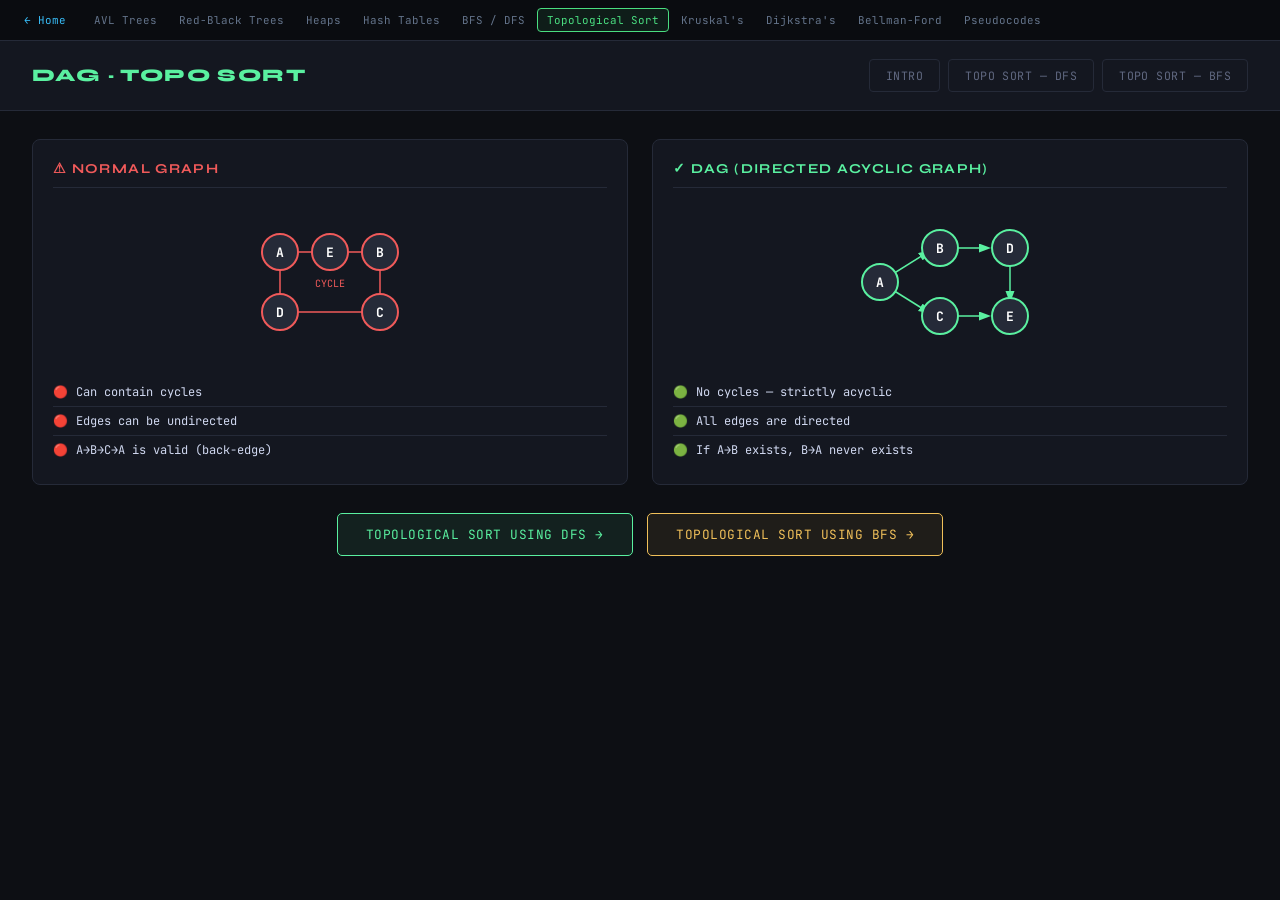
<file: topo-sort.html>
<!DOCTYPE html>
<html lang="en">
<head>
<meta charset="UTF-8">
<meta name="viewport" content="width=device-width, initial-scale=1.0">
<title>Topological Sort Visualizer</title>
<style>
  @import url('https://fonts.googleapis.com/css2?family=JetBrains+Mono:wght@400;700&family=Syne:wght@400;700;800&display=swap');

  :root {
    --bg: #0d0f14;
    --panel: #141720;
    --border: #252a38;
    --accent: #5af0a0;
    --accent2: #f05a5a;
    --accent3: #f0c05a;
    --text: #d0d8f0;
    --muted: #606880;
    --node-default: #252a38;
    --node-visiting: #f0c05a;
    --node-visited: #5af0a0;
    --node-in-stack: #a05af0;
  }

  * { box-sizing: border-box; margin: 0; padding: 0; }

  body {
    background: var(--bg);
    color: var(--text);
    font-family: 'Syne', sans-serif;
    min-height: 100vh;
    overflow-x: hidden;
  }

  header {
    display: flex;
    align-items: center;
    gap: 16px;
    padding: 18px 32px;
    border-bottom: 1px solid var(--border);
    background: var(--panel);
  }

  header h1 {
    font-size: 1.1rem;
    font-weight: 800;
    letter-spacing: 0.08em;
    color: var(--accent);
    text-transform: uppercase;
    flex: 1;
  }

  .nav-btns { display: flex; gap: 8px; }

  .nav-btn {
    font-family: 'JetBrains Mono', monospace;
    font-size: 0.72rem;
    padding: 8px 16px;
    border: 1px solid var(--border);
    background: transparent;
    color: var(--muted);
    cursor: pointer;
    border-radius: 4px;
    transition: all 0.2s;
    letter-spacing: 0.04em;
    text-transform: uppercase;
  }

  .nav-btn:hover, .nav-btn.active {
    border-color: var(--accent);
    color: var(--accent);
    background: rgba(90,240,160,0.06);
  }

  /* ===== VIEWS ===== */
  .view { display: none; padding: 28px 32px; }
  .view.active { display: block; }

  /* ===== INTRO ===== */
  .intro-grid {
    display: grid;
    grid-template-columns: 1fr 1fr;
    gap: 24px;
    margin-bottom: 28px;
  }

  .intro-card {
    background: var(--panel);
    border: 1px solid var(--border);
    border-radius: 8px;
    padding: 20px;
  }

  .intro-card h3 {
    font-size: 0.85rem;
    letter-spacing: 0.1em;
    text-transform: uppercase;
    margin-bottom: 14px;
    padding-bottom: 10px;
    border-bottom: 1px solid var(--border);
  }

  .intro-card.normal h3 { color: var(--accent2); }
  .intro-card.dag h3 { color: var(--accent); }

  .diff-list { list-style: none; }
  .diff-list li {
    font-family: 'JetBrains Mono', monospace;
    font-size: 0.75rem;
    padding: 6px 0;
    border-bottom: 1px solid var(--border);
    color: var(--text);
    display: flex;
    align-items: flex-start;
    gap: 8px;
  }
  .diff-list li:last-child { border-bottom: none; }
  .diff-list li span.icon { flex-shrink: 0; }

  .intro-svg-wrap { margin: 12px 0; text-align: center; }

  .intro-btns {
    display: flex;
    gap: 14px;
    justify-content: center;
    margin-top: 8px;
  }

  .big-btn {
    font-family: 'JetBrains Mono', monospace;
    font-size: 0.8rem;
    padding: 12px 28px;
    border: 1px solid var(--accent);
    background: rgba(90,240,160,0.08);
    color: var(--accent);
    cursor: pointer;
    border-radius: 5px;
    transition: all 0.2s;
    letter-spacing: 0.04em;
    text-transform: uppercase;
  }
  .big-btn:hover { background: rgba(90,240,160,0.18); }
  .big-btn.bfs {
    border-color: var(--accent3);
    color: var(--accent3);
    background: rgba(240,192,90,0.08);
  }
  .big-btn.bfs:hover { background: rgba(240,192,90,0.18); }

  /* ===== MAIN ALGO LAYOUT ===== */
  .algo-layout {
    display: grid;
    grid-template-columns: 1fr 320px;
    gap: 20px;
  }

  .graph-panel {
    background: var(--panel);
    border: 1px solid var(--border);
    border-radius: 8px;
    padding: 16px;
  }

  .graph-panel h2 {
    font-size: 0.8rem;
    letter-spacing: 0.1em;
    text-transform: uppercase;
    color: var(--muted);
    margin-bottom: 14px;
  }

  .right-panel { display: flex; flex-direction: column; gap: 14px; }

  .info-box {
    background: var(--panel);
    border: 1px solid var(--border);
    border-radius: 8px;
    padding: 14px;
  }

  .info-box h4 {
    font-size: 0.72rem;
    letter-spacing: 0.1em;
    text-transform: uppercase;
    color: var(--muted);
    margin-bottom: 10px;
  }

  /* arrays */
  .cell-row { display: flex; gap: 6px; flex-wrap: wrap; }
  .cell {
    font-family: 'JetBrains Mono', monospace;
    font-size: 0.75rem;
    min-width: 40px;
    padding: 5px 8px;
    background: var(--node-default);
    border: 1px solid var(--border);
    border-radius: 4px;
    text-align: center;
    transition: all 0.3s;
  }
  .cell.visited { background: rgba(90,240,160,0.2); border-color: var(--accent); color: var(--accent); }
  .cell.active  { background: rgba(240,192,90,0.2); border-color: var(--accent3); color: var(--accent3); }

  /* stack / queue */
  .sq-wrap {
    display: flex;
    flex-direction: column;
    gap: 4px;
    min-height: 40px;
    max-height: 160px;
    overflow-y: auto;
  }

  .sq-item {
    font-family: 'JetBrains Mono', monospace;
    font-size: 0.75rem;
    padding: 5px 10px;
    border-radius: 4px;
    background: rgba(160,90,240,0.18);
    border: 1px solid #a05af0;
    color: #c090f8;
    transition: all 0.3s;
    text-align: center;
  }

  /* terminal */
  .terminal {
    font-family: 'JetBrains Mono', monospace;
    font-size: 0.75rem;
    background: #090b10;
    border: 1px solid var(--border);
    border-radius: 6px;
    padding: 10px;
    min-height: 54px;
    max-height: 100px;
    overflow-y: auto;
    color: var(--accent);
    line-height: 1.6;
  }

  .terminal .prompt { color: var(--muted); }

  /* controls */
  .controls { display: flex; gap: 8px; margin-top: 12px; }

  .ctrl-btn {
    font-family: 'JetBrains Mono', monospace;
    font-size: 0.72rem;
    padding: 7px 14px;
    border-radius: 4px;
    border: 1px solid var(--border);
    background: transparent;
    color: var(--text);
    cursor: pointer;
    transition: all 0.2s;
    text-transform: uppercase;
    letter-spacing: 0.04em;
  }
  .ctrl-btn:hover { border-color: var(--accent3); color: var(--accent3); }
  .ctrl-btn:disabled { opacity: 0.35; cursor: not-allowed; }
  .ctrl-btn.go { border-color: var(--accent); color: var(--accent); background: rgba(90,240,160,0.08); }
  .ctrl-btn.go:hover { background: rgba(90,240,160,0.18); }

  /* legend */
  .legend { display: flex; gap: 12px; flex-wrap: wrap; margin-top: 8px; }
  .leg { display: flex; align-items: center; gap: 5px; font-size: 0.68rem; font-family: 'JetBrains Mono', monospace; color: var(--muted); }
  .leg-dot { width: 10px; height: 10px; border-radius: 50%; flex-shrink: 0; }

  /* step info */
  .step-info {
    font-family: 'JetBrains Mono', monospace;
    font-size: 0.73rem;
    color: var(--accent3);
    min-height: 36px;
    padding: 8px;
    background: rgba(240,192,90,0.06);
    border: 1px solid rgba(240,192,90,0.2);
    border-radius: 4px;
    line-height: 1.5;
    margin-top: 10px;
  }

  /* SVG nodes */
  .node-circle {
    transition: fill 0.3s, stroke 0.3s;
    cursor: pointer;
  }

  .label-text {
    font-family: 'JetBrains Mono', monospace;
    font-size: 13px;
    font-weight: 700;
    fill: white;
    pointer-events: none;
    dominant-baseline: central;
    text-anchor: middle;
  }

  @media (max-width: 820px) {
    .algo-layout { grid-template-columns: 1fr; }
    .intro-grid { grid-template-columns: 1fr; }
    header { flex-wrap: wrap; }
  }
</style>
<link rel="stylesheet" href="site-nav.css">
</head>
<body>

<nav class="site-nav" aria-label="Site pages">
  <a class="site-nav-home" href="index.html">← Home</a>
  <a href="avl-tree.html">AVL Trees</a>
  <a href="rbt.html">Red-Black Trees</a>
  <a href="heap-visualizer.html">Heaps</a>
  <a href="hash-tables.html">Hash Tables</a>
  <a href="graph-traversal.html">BFS / DFS</a>
  <a href="topo-sort.html" class="active">Topological Sort</a>
  <a href="kruskals.html">Kruskal's</a>
  <a href="dijkstra.html">Dijkstra's</a>
  <a href="bellman-ford.html">Bellman-Ford</a>
  <a href="pseudocodes.html">Pseudocodes</a>
</nav>

<header>
  <h1>DAG · Topo Sort</h1>
  <div class="nav-btns">
    <button class="nav-btn" onclick="showView('intro')">Intro</button>
    <button class="nav-btn" onclick="showView('dfs')">Topo Sort — DFS</button>
    <button class="nav-btn" onclick="showView('bfs')">Topo Sort — BFS</button>
  </div>
</header>

<!-- ============================== INTRO ============================== -->
<div class="view active" id="view-intro">
  <div class="intro-grid">

    <div class="intro-card normal">
      <h3>⚠ Normal Graph</h3>
      <div class="intro-svg-wrap">
        <svg width="220" height="160" viewBox="0 0 220 160">
          <defs>
            <marker id="ah-n" markerWidth="8" markerHeight="8" refX="6" refY="3" orient="auto">
              <path d="M0,0 L0,6 L8,3 z" fill="#f05a5a"/>
            </marker>
          </defs>
          <!-- edges with cycles + undirected hints -->
          <line x1="60" y1="50" x2="110" y2="50" stroke="#f05a5a" stroke-width="1.5" marker-end="url(#ah-n)"/>
          <line x1="110" y1="50" x2="160" y2="50" stroke="#f05a5a" stroke-width="1.5" marker-end="url(#ah-n)"/>
          <line x1="160" y1="50" x2="160" y2="110" stroke="#f05a5a" stroke-width="1.5" marker-end="url(#ah-n)"/>
          <line x1="160" y1="110" x2="60" y2="110" stroke="#f05a5a" stroke-width="1.5" marker-end="url(#ah-n)"/>
          <line x1="60" y1="110" x2="60" y2="50" stroke="#f05a5a" stroke-width="1.5" marker-end="url(#ah-n)"/>
          <!-- cycle label -->
          <text x="110" y="85" text-anchor="middle" fill="#f05a5a" font-size="10" font-family="JetBrains Mono">CYCLE</text>
          <!-- nodes -->
          <circle cx="60" cy="50" r="18" fill="#252a38" stroke="#f05a5a" stroke-width="2"/>
          <text x="60" y="50" class="label-text">A</text>
          <circle cx="160" cy="50" r="18" fill="#252a38" stroke="#f05a5a" stroke-width="2"/>
          <text x="160" y="50" class="label-text">B</text>
          <circle cx="160" cy="110" r="18" fill="#252a38" stroke="#f05a5a" stroke-width="2"/>
          <text x="160" y="110" class="label-text">C</text>
          <circle cx="60" cy="110" r="18" fill="#252a38" stroke="#f05a5a" stroke-width="2"/>
          <text x="60" y="110" class="label-text">D</text>
          <circle cx="110" cy="50" r="18" fill="#252a38" stroke="#f05a5a" stroke-width="2"/>
          <text x="110" y="50" class="label-text">E</text>
        </svg>
      </div>
      <ul class="diff-list">
        <li><span class="icon">🔴</span> Can contain cycles</li>
        <li><span class="icon">🔴</span> Edges can be undirected</li>
        <li><span class="icon">🔴</span> A→B→C→A is valid (back-edge)</li>
      </ul>
    </div>

    <div class="intro-card dag">
      <h3>✓ DAG (Directed Acyclic Graph)</h3>
      <div class="intro-svg-wrap">
        <svg width="220" height="160" viewBox="0 0 220 160">
          <defs>
            <marker id="ah-d" markerWidth="8" markerHeight="8" refX="6" refY="3" orient="auto">
              <path d="M0,0 L0,6 L8,3 z" fill="#5af0a0"/>
            </marker>
          </defs>
          <line x1="40" y1="80" x2="88" y2="50" stroke="#5af0a0" stroke-width="1.5" marker-end="url(#ah-d)"/>
          <line x1="40" y1="80" x2="88" y2="110" stroke="#5af0a0" stroke-width="1.5" marker-end="url(#ah-d)"/>
          <line x1="108" y1="46" x2="148" y2="46" stroke="#5af0a0" stroke-width="1.5" marker-end="url(#ah-d)"/>
          <line x1="108" y1="114" x2="148" y2="114" stroke="#5af0a0" stroke-width="1.5" marker-end="url(#ah-d)"/>
          <line x1="170" y1="58" x2="170" y2="98" stroke="#5af0a0" stroke-width="1.5" marker-end="url(#ah-d)"/>
          <circle cx="40" cy="80" r="18" fill="#252a38" stroke="#5af0a0" stroke-width="2"/>
          <text x="40" y="80" class="label-text">A</text>
          <circle cx="100" cy="46" r="18" fill="#252a38" stroke="#5af0a0" stroke-width="2"/>
          <text x="100" y="46" class="label-text">B</text>
          <circle cx="100" cy="114" r="18" fill="#252a38" stroke="#5af0a0" stroke-width="2"/>
          <text x="100" y="114" class="label-text">C</text>
          <circle cx="170" cy="46" r="18" fill="#252a38" stroke="#5af0a0" stroke-width="2"/>
          <text x="170" y="46" class="label-text">D</text>
          <circle cx="170" cy="114" r="18" fill="#252a38" stroke="#5af0a0" stroke-width="2"/>
          <text x="170" y="114" class="label-text">E</text>
        </svg>
      </div>
      <ul class="diff-list">
        <li><span class="icon">🟢</span> No cycles — strictly acyclic</li>
        <li><span class="icon">🟢</span> All edges are directed</li>
        <li><span class="icon">🟢</span> If A→B exists, B→A never exists</li>
      </ul>
    </div>

  </div>
  <div class="intro-btns">
    <button class="big-btn" onclick="showView('dfs')">Topological Sort using DFS →</button>
    <button class="big-btn bfs" onclick="showView('bfs')">Topological Sort using BFS →</button>
  </div>
</div>

<!-- ============================== DFS VIEW ============================== -->
<div class="view" id="view-dfs">
  <div class="algo-layout">
    <div class="graph-panel">
      <h2>Graph — DFS Topological Sort</h2>
      <svg id="svg-dfs" width="100%" height="340" viewBox="0 0 540 340"></svg>
      <div class="legend">
        <div class="leg"><div class="leg-dot" style="background:#252a38;border:1.5px solid #5af0a0"></div>Unvisited</div>
        <div class="leg"><div class="leg-dot" style="background:rgba(240,192,90,0.4)"></div>Visiting</div>
        <div class="leg"><div class="leg-dot" style="background:rgba(160,90,240,0.4)"></div>In Stack</div>
        <div class="leg"><div class="leg-dot" style="background:rgba(30,190,255,0.5);border:1.5px solid #1ebeff"></div>Done</div>
      </div>
      <div class="step-info" id="dfs-step">Press "Step" to begin DFS Topological Sort.</div>
      <div class="controls">
        <button class="ctrl-btn go" id="dfs-prev-btn" onclick="dfsPrev()">Prev Step</button>
        <button class="ctrl-btn go" id="dfs-step-btn" onclick="dfsStep()">Step</button>
        <button class="ctrl-btn" onclick="dfsAuto()">Auto</button>
        <button class="ctrl-btn" onclick="initDFS()">Reset</button>
      </div>
    </div>

    <div class="right-panel">
      <div class="info-box">
        <h4>Stack (top → bottom)</h4>
        <div class="sq-wrap" id="dfs-stack-display"></div>
      </div>
      <div class="info-box">
        <h4>Visited [ node: 0/1 ]</h4>
        <div class="cell-row" id="dfs-visited-display"></div>
      </div>
      <div class="info-box">
        <h4>Terminal Output</h4>
        <div class="terminal" id="dfs-terminal"><span class="prompt">$ </span><span id="dfs-out">waiting...</span></div>
      </div>
    </div>
  </div>
</div>

<!-- ============================== BFS VIEW ============================== -->
<div class="view" id="view-bfs">
  <div class="algo-layout">
    <div class="graph-panel">
      <h2>Graph — BFS Topological Sort (Kahn's Algorithm)</h2>
      <svg id="svg-bfs" width="100%" height="340" viewBox="0 0 540 340"></svg>
      <div class="legend">
        <div class="leg"><div class="leg-dot" style="background:#252a38;border:1.5px solid #5af0a0"></div>Unvisited</div>
        <div class="leg"><div class="leg-dot" style="background:rgba(240,192,90,0.4)"></div>In Queue</div>
        <div class="leg"><div class="leg-dot" style="background:rgba(30,190,255,0.5);border:1.5px solid #1ebeff"></div>Processed</div>
      </div>
      <div class="step-info" id="bfs-step">Press "Step" to begin BFS Topological Sort (Kahn's).</div>
      <div class="controls">
        <button class="ctrl-btn go" id="bfs-prev-btn" onclick="bfsPrev()">Prev Step</button>
        <button class="ctrl-btn go" id="bfs-step-btn" onclick="bfsStep()">Step</button>
        <button class="ctrl-btn" onclick="bfsAuto()">Auto</button>
        <button class="ctrl-btn" onclick="initBFS()">Reset</button>
      </div>
    </div>

    <div class="right-panel">
      <div class="info-box">
        <h4>Queue (front → back)</h4>
        <div class="sq-wrap" id="bfs-queue-display"></div>
      </div>
      <div class="info-box">
        <h4>In-degree [ node: value ]</h4>
        <div class="cell-row" id="bfs-indegree-display"></div>
      </div>
      <div class="info-box">
        <h4>Visited [ node: 0/1 ]</h4>
        <div class="cell-row" id="bfs-visited-display"></div>
      </div>
      <div class="info-box">
        <h4>Terminal Output</h4>
        <div class="terminal" id="bfs-terminal"><span class="prompt">$ </span><span id="bfs-out">waiting...</span></div>
      </div>
    </div>
  </div>
</div>

<script>
/* ===================================================
   GRAPH DEFINITION  — 7 nodes, 8 edges
   Nodes: 0=A,1=B,2=C,3=D,4=E,5=F,6=G
   Edges (directed): A→B, A→C, B→D, B→E, C→E, C→F, D→G, E→G
=================================================== */
const NODE_LABELS = ['A','B','C','D','E','F','G'];
const EDGES = [[0,1],[0,2],[1,3],[1,4],[2,4],[2,5],[3,6],[4,6]];

// Node positions in 540×340 SVG
const POSITIONS = [
  {x:60,  y:170}, // A
  {x:180, y:80 }, // B
  {x:180, y:260}, // C
  {x:310, y:80 }, // D
  {x:310, y:200}, // E
  {x:310, y:310}, // F  (no outgoing — sink)
  {x:450, y:140}, // G
];

/* ============ SVG helpers ============ */
function arrowId(svgId) { return `ah-${svgId}`; }

function buildSVG(svgId) {
  const svg = document.getElementById(svgId);
  svg.innerHTML = '';

  // Marker
  const defs = document.createElementNS('http://www.w3.org/2000/svg','defs');
  const marker = document.createElementNS('http://www.w3.org/2000/svg','marker');
  marker.setAttribute('id', arrowId(svgId));
  marker.setAttribute('markerWidth','9'); marker.setAttribute('markerHeight','9');
  marker.setAttribute('refX','9'); marker.setAttribute('refY','3');
  marker.setAttribute('orient','auto');
  const path = document.createElementNS('http://www.w3.org/2000/svg','path');
  path.setAttribute('d','M0,0 L0,6 L9,3 z');
  path.setAttribute('fill','#3a4060');
  marker.appendChild(path); defs.appendChild(marker); svg.appendChild(defs);

  const R = 22;

  // Edges
  EDGES.forEach(([u,v]) => {
    const p1 = POSITIONS[u], p2 = POSITIONS[v];
    const dx = p2.x-p1.x, dy = p2.y-p1.y, d = Math.sqrt(dx*dx+dy*dy);
    const nx = dx/d, ny = dy/d;
    const x1 = p1.x + nx*R, y1 = p1.y + ny*R;
    const x2 = p2.x - nx*(R+2), y2 = p2.y - ny*(R+2);
    const line = document.createElementNS('http://www.w3.org/2000/svg','line');
    line.setAttribute('x1',x1); line.setAttribute('y1',y1);
    line.setAttribute('x2',x2); line.setAttribute('y2',y2);
    line.setAttribute('stroke','#3a4060'); line.setAttribute('stroke-width','1.8');
    line.setAttribute('marker-end',`url(#${arrowId(svgId)})`);
    line.setAttribute('id',`edge-${svgId}-${u}-${v}`);
    svg.appendChild(line);
  });

  // Nodes
  POSITIONS.forEach((pos,i) => {
    const g = document.createElementNS('http://www.w3.org/2000/svg','g');
    const circle = document.createElementNS('http://www.w3.org/2000/svg','circle');
    circle.setAttribute('cx',pos.x); circle.setAttribute('cy',pos.y);
    circle.setAttribute('r',R);
    circle.setAttribute('fill','#252a38');
    circle.setAttribute('stroke','#5af0a0');
    circle.setAttribute('stroke-width','1.5');
    circle.setAttribute('class','node-circle');
    circle.setAttribute('id',`node-${svgId}-${i}`);
    const text = document.createElementNS('http://www.w3.org/2000/svg','text');
    text.setAttribute('x',pos.x); text.setAttribute('y',pos.y);
    text.setAttribute('class','label-text');
    text.textContent = NODE_LABELS[i];
    g.appendChild(circle); g.appendChild(text);
    svg.appendChild(g);
  });
}

function colorNode(svgId, i, state) {
  const c = document.getElementById(`node-${svgId}-${i}`);
  if(!c) return;
  const colors = {
    default: {fill:'#252a38', stroke:'#5af0a0'},
    visiting: {fill:'rgba(240,192,90,0.35)', stroke:'#f0c05a'},
    instack:  {fill:'rgba(160,90,240,0.35)', stroke:'#a05af0'},
    visited:  {fill:'rgba(30,190,255,0.28)', stroke:'#1ebeff'},
    inqueue:  {fill:'rgba(240,192,90,0.35)', stroke:'#f0c05a'},
    processed:{fill:'rgba(30,190,255,0.28)', stroke:'#1ebeff'},
  };
  const s = colors[state] || colors.default;
  c.setAttribute('fill', s.fill);
  c.setAttribute('stroke', s.stroke);
}

function highlightEdge(svgId, u, v, on) {
  const el = document.getElementById(`edge-${svgId}-${u}-${v}`);
  if(!el) return;
  el.setAttribute('stroke', on ? '#f0c05a' : '#3a4060');
  el.setAttribute('stroke-width', on ? '2.5' : '1.8');
}

/* ============ ADJACENCY ============ */
const ADJ = Array.from({length:7}, () => []);
EDGES.forEach(([u,v]) => ADJ[u].push(v));

/* ============ VIEW SWITCH ============ */
function showView(id) {
  document.querySelectorAll('.view').forEach(v => v.classList.remove('active'));
  document.querySelectorAll('.nav-btn').forEach(b => b.classList.remove('active'));
  document.getElementById(`view-${id}`).classList.add('active');
  event && event.target && event.target.classList && event.target.classList.add('active');
  if(id === 'dfs') initDFS();
  if(id === 'bfs') initBFS();
}

/* ================================================
   DFS TOPOLOGICAL SORT
================================================ */
let dfsVisited, dfsStack, dfsOrder, dfsSteps, dfsPtr, dfsFinished, dfsAutoTimer;

function initDFS() {
  clearTimeout(dfsAutoTimer);
  buildSVG('svg-dfs');
  dfsVisited = new Array(7).fill(0);
  dfsStack = [];
  dfsOrder = [];
  dfsSteps = [];
  dfsFinished = false;
  generateDFSSteps();
  dfsPtr = 0;
  initDFSRuntime();
  document.getElementById('dfs-step-btn').disabled = false;
  document.getElementById('dfs-prev-btn').disabled = true;
  renderDFSState(-1, 'Press "Step" to begin DFS Topological Sort.');
}

// Build steps: each step = {type, node, neighbor?, message}
function generateDFSSteps() {
  const visited = new Array(7).fill(false);
  const stack = [];
  const steps = dfsSteps;

  function dfs(u) {
    steps.push({type:'visit', node:u, msg:`Visiting node ${NODE_LABELS[u]} — mark as visiting, explore neighbors.`});
    visited[u] = true;
    for(const v of ADJ[u]) {
      if(!visited[v]) {
        steps.push({type:'explore', node:u, neighbor:v, msg:`${NODE_LABELS[u]} → ${NODE_LABELS[v]}: neighbor unvisited, recurse.`});
        dfs(v);
      } else {
        steps.push({type:'skip', node:u, neighbor:v, msg:`${NODE_LABELS[u]} → ${NODE_LABELS[v]}: already visited, skip.`});
      }
    }
    stack.push(u);
    steps.push({type:'push', node:u, stack:[...stack], msg:`All neighbors of ${NODE_LABELS[u]} done → push ${NODE_LABELS[u]} onto stack.`});
  }

  for(let i=0;i<7;i++) {
    if(!visited[i]) {
      steps.push({type:'start', node:i, msg:`Starting DFS from node ${NODE_LABELS[i]} (unvisited).`});
      dfs(i);
    }
  }
  steps.push({type:'done', stack:[...stack], msg:`DFS complete! Now pop stack for topological order.`});

  // pop steps
  const finalOrder = [];
  while(stack.length) {
    const n = stack.pop();
    finalOrder.push(n);
    steps.push({type:'pop', node:n, stack:[...stack], order:[...finalOrder], msg:`Pop ${NODE_LABELS[n]} → add to output.`});
  }
  steps.push({type:'finish', order:finalOrder, msg:`Topological order: ${finalOrder.map(n=>NODE_LABELS[n]).join(' → ')}`});
}

let _dfsVisitedState, _dfsStackState, _dfsOutputOrder, _dfsNodeState;

function initDFSRuntime() {
  _dfsVisitedState = new Array(7).fill(0);
  _dfsStackState = [];
  _dfsOutputOrder = [];
  _dfsNodeState = new Array(7).fill('default');
}

function dfsStep() {
  if(!_dfsVisitedState) initDFSRuntime();
  if(dfsPtr >= dfsSteps.length) return;
  const step = dfsSteps[dfsPtr++];
  applyDFSStep(step);
  document.getElementById('dfs-prev-btn').disabled = dfsPtr === 0;
  if(dfsPtr >= dfsSteps.length) {
    document.getElementById('dfs-step-btn').disabled = true;
  }
}

function dfsPrev() {
  if(dfsPtr === 0) return;
  const target = dfsPtr - 1;
  initDFS();
  for(let i = 0; i < target; i++) dfsStep();
  document.getElementById('dfs-step-btn').disabled = false;
  document.getElementById('dfs-prev-btn').disabled = dfsPtr === 0;
}

function applyDFSStep(step) {
  // Reset edge highlights
  EDGES.forEach(([u,v]) => highlightEdge('svg-dfs',u,v,false));

  if(step.type === 'start') {
    _dfsNodeState[step.node] = 'visiting';
  } else if(step.type === 'visit') {
    _dfsVisitedState[step.node] = 1;
    _dfsNodeState[step.node] = 'visiting';
  } else if(step.type === 'explore') {
    highlightEdge('svg-dfs', step.node, step.neighbor, true);
  } else if(step.type === 'skip') {
    highlightEdge('svg-dfs', step.node, step.neighbor, true);
  } else if(step.type === 'push') {
    _dfsStackState = [...step.stack];
    _dfsNodeState[step.node] = 'instack';
  } else if(step.type === 'done') {
    _dfsStackState = [...step.stack];
  } else if(step.type === 'pop') {
    _dfsStackState = [...step.stack];
    _dfsOutputOrder = [...step.order];
    _dfsNodeState[step.node] = 'visited';
  } else if(step.type === 'finish') {
    _dfsOutputOrder = [...step.order];
  }

  // Apply node colors
  for(let i=0;i<7;i++) colorNode('svg-dfs', i, _dfsNodeState[i]);

  renderDFSState(step.type, step.msg);
}

function renderDFSState(type, msg) {
  // stack display
  const sd = document.getElementById('dfs-stack-display');
  sd.innerHTML = '';
  if(_dfsStackState) {
    [..._dfsStackState].reverse().forEach(n => {
      const div = document.createElement('div');
      div.className = 'sq-item';
      div.textContent = NODE_LABELS[n];
      sd.appendChild(div);
    });
  }

  // visited
  const vd = document.getElementById('dfs-visited-display');
  vd.innerHTML = '';
  NODE_LABELS.forEach((lbl,i) => {
    const d = document.createElement('div');
    d.className = 'cell' + (_dfsVisitedState && _dfsVisitedState[i] ? ' visited' : '');
    d.textContent = `${lbl}:${_dfsVisitedState ? _dfsVisitedState[i] : 0}`;
    vd.appendChild(d);
  });

  // terminal
  if(_dfsOutputOrder && _dfsOutputOrder.length > 0) {
    document.getElementById('dfs-out').textContent = _dfsOutputOrder.map(n=>NODE_LABELS[n]).join(' → ');
  }

  document.getElementById('dfs-step').textContent = msg || '';
}

function dfsAuto() {
  clearTimeout(dfsAutoTimer);
  if(!_dfsVisitedState) initDFSRuntime();
  function loop() {
    if(dfsPtr < dfsSteps.length) {
      dfsStep();
      dfsAutoTimer = setTimeout(loop, 900);
    }
  }
  loop();
}

/* ================================================
   BFS TOPOLOGICAL SORT (KAHN'S)
================================================ */
let bfsSteps, bfsPtr, _bfsQueue, _bfsIndegree, _bfsVisited, _bfsOutput, _bfsNodeState, bfsAutoTimer;

function initBFS() {
  clearTimeout(bfsAutoTimer);
  buildSVG('svg-bfs');
  bfsSteps = [];
  generateBFSSteps();
  bfsPtr = 0;
  _bfsQueue = [];
  _bfsVisited = new Array(7).fill(0);
  _bfsOutput = [];
  _bfsNodeState = new Array(7).fill('default');

  // Compute initial indegrees
  const deg = new Array(7).fill(0);
  EDGES.forEach(([,v]) => deg[v]++);
  _bfsIndegree = [...deg];

  document.getElementById('bfs-step-btn').disabled = false;
  document.getElementById('bfs-prev-btn').disabled = true;
  renderBFSState('Press "Step" to begin Kahn\'s BFS Topological Sort.');
}

function generateBFSSteps() {
  const steps = bfsSteps;
  const indeg = new Array(7).fill(0);
  EDGES.forEach(([,v]) => indeg[v]++);

  steps.push({type:'init', indeg:[...indeg], msg:'Compute in-degrees for all nodes.'});

  const queue = [];
  for(let i=0;i<7;i++) {
    if(indeg[i]===0) {
      queue.push(i);
      steps.push({type:'enqueue', node:i, queue:[...queue], msg:`Node ${NODE_LABELS[i]} has in-degree 0 → enqueue.`});
    }
  }

  const output = [];
  const visited = new Array(7).fill(0);

  while(queue.length) {
    const u = queue.shift();
    visited[u] = 1;
    output.push(u);
    steps.push({type:'dequeue', node:u, queue:[...queue], output:[...output], visited:[...visited], msg:`Dequeue ${NODE_LABELS[u]} → add to output.`});

    for(const v of ADJ[u]) {
      indeg[v]--;
      steps.push({type:'decrement', node:u, neighbor:v, indeg:[...indeg], msg:`Decrement in-degree of ${NODE_LABELS[v]}: ${indeg[v]+1} → ${indeg[v]}.`});
      if(indeg[v]===0) {
        queue.push(v);
        steps.push({type:'enqueue', node:v, queue:[...queue], msg:`${NODE_LABELS[v]} in-degree = 0 → enqueue.`});
      }
    }
  }

  steps.push({type:'finish', output:[...output], msg:`BFS complete! Topological order: ${output.map(n=>NODE_LABELS[n]).join(' → ')}`});
}

function bfsStep() {
  if(bfsPtr >= bfsSteps.length) return;
  const step = bfsSteps[bfsPtr++];
  applyBFSStep(step);
  document.getElementById('bfs-prev-btn').disabled = bfsPtr === 0;
  if(bfsPtr >= bfsSteps.length) document.getElementById('bfs-step-btn').disabled = true;
}

function bfsPrev() {
  if(bfsPtr === 0) return;
  const target = bfsPtr - 1;
  initBFS();
  for(let i = 0; i < target; i++) bfsStep();
  document.getElementById('bfs-step-btn').disabled = false;
  document.getElementById('bfs-prev-btn').disabled = bfsPtr === 0;
}

function applyBFSStep(step) {
  EDGES.forEach(([u,v]) => highlightEdge('svg-bfs',u,v,false));

  if(step.type === 'init') {
    _bfsIndegree = [...step.indeg];
  } else if(step.type === 'enqueue') {
    _bfsQueue = [...step.queue];
    _bfsNodeState[step.node] = 'inqueue';
  } else if(step.type === 'dequeue') {
    _bfsQueue = [...step.queue];
    _bfsVisited = [...step.visited];
    _bfsOutput = [...step.output];
    _bfsNodeState[step.node] = 'processed';
  } else if(step.type === 'decrement') {
    _bfsIndegree = [...step.indeg];
    highlightEdge('svg-bfs', step.node, step.neighbor, true);
  } else if(step.type === 'finish') {
    _bfsOutput = [...step.output];
  }

  for(let i=0;i<7;i++) colorNode('svg-bfs', i, _bfsNodeState[i]);
  renderBFSState(step.msg);
}

function renderBFSState(msg) {
  // queue
  const qd = document.getElementById('bfs-queue-display');
  qd.innerHTML = '';
  (_bfsQueue||[]).forEach(n => {
    const div = document.createElement('div');
    div.className = 'sq-item';
    div.textContent = NODE_LABELS[n];
    qd.appendChild(div);
  });

  // indegree
  const id = document.getElementById('bfs-indegree-display');
  id.innerHTML = '';
  NODE_LABELS.forEach((lbl,i) => {
    const d = document.createElement('div');
    d.className = 'cell' + (_bfsIndegree && _bfsIndegree[i]===0 ? ' visited' : '');
    d.textContent = `${lbl}:${_bfsIndegree ? _bfsIndegree[i] : '?'}`;
    id.appendChild(d);
  });

  // visited
  const vd = document.getElementById('bfs-visited-display');
  vd.innerHTML = '';
  NODE_LABELS.forEach((lbl,i) => {
    const d = document.createElement('div');
    d.className = 'cell' + (_bfsVisited && _bfsVisited[i] ? ' visited' : '');
    d.textContent = `${lbl}:${_bfsVisited ? _bfsVisited[i] : 0}`;
    vd.appendChild(d);
  });

  // terminal
  if(_bfsOutput && _bfsOutput.length > 0) {
    document.getElementById('bfs-out').textContent = _bfsOutput.map(n=>NODE_LABELS[n]).join(' → ');
  }

  document.getElementById('bfs-step').textContent = msg || '';
}

function bfsAuto() {
  clearTimeout(bfsAutoTimer);
  function loop() {
    if(bfsPtr < bfsSteps.length) {
      bfsStep();
      bfsAutoTimer = setTimeout(loop, 900);
    }
  }
  loop();
}

// Init on load
window.onload = () => {
  buildSVG('svg-dfs');
  buildSVG('svg-bfs');
};
</script>
</body>
</html>
</file>
<file: site-nav.css>
.site-nav {
  display: flex;
  flex-wrap: wrap;
  align-items: center;
  gap: 4px 2px;
  padding: 8px 14px;
  background: #0a0c10;
  border-bottom: 1px solid #252a38;
  font-family: 'IBM Plex Mono', 'JetBrains Mono', monospace;
  font-size: 0.68rem;
  flex-shrink: 0;
  position: relative;
  z-index: 300;
}

.site-nav a {
  color: #64748b;
  text-decoration: none;
  padding: 4px 9px;
  border-radius: 4px;
  border: 1px solid transparent;
  transition: color 0.15s, border-color 0.15s, background 0.15s;
  white-space: nowrap;
}

.site-nav a:hover {
  color: #4ade80;
  border-color: #252a38;
}

.site-nav a.active {
  color: #4ade80;
  border-color: #4ade80;
  background: rgba(74, 222, 128, 0.08);
}

.site-nav .site-nav-home {
  margin-right: 6px;
  color: #38bdf8;
}

.site-nav .site-nav-home:hover {
  color: #38bdf8;
  border-color: #38bdf8;
}
</file>
